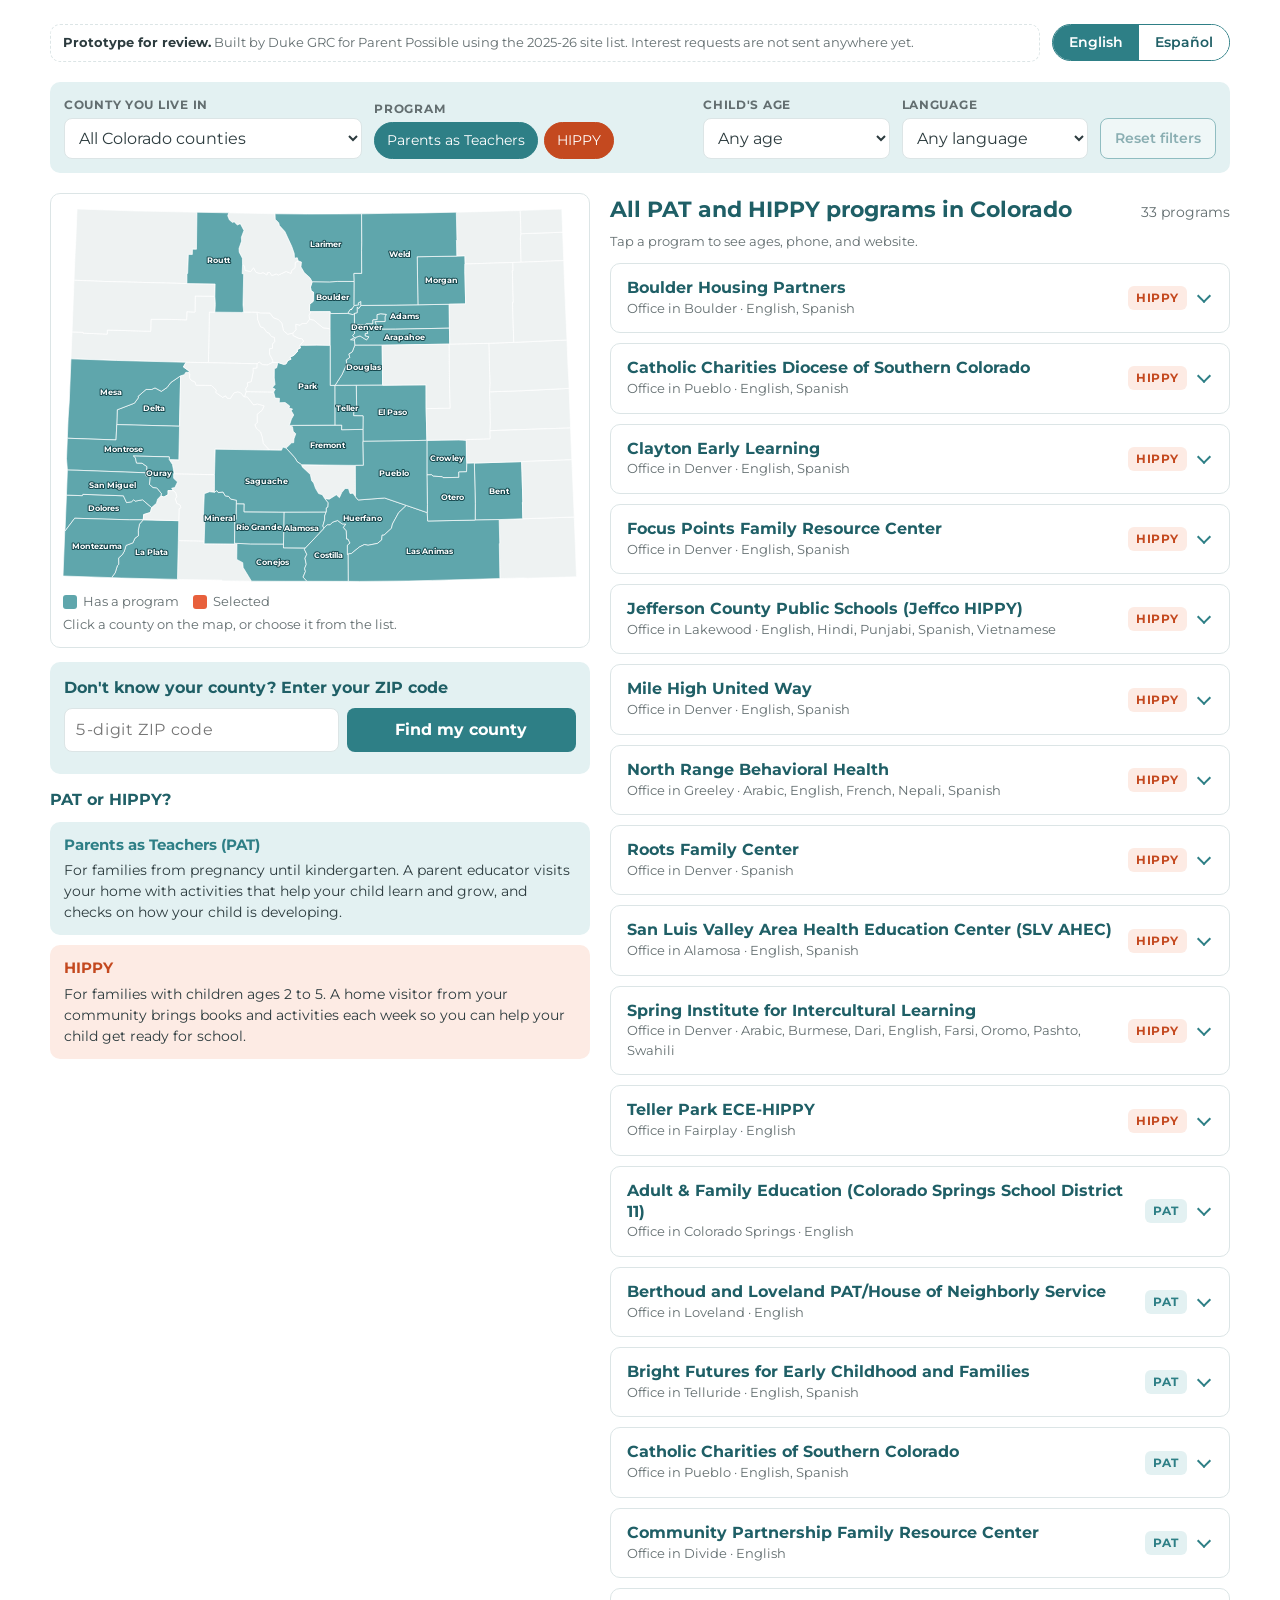
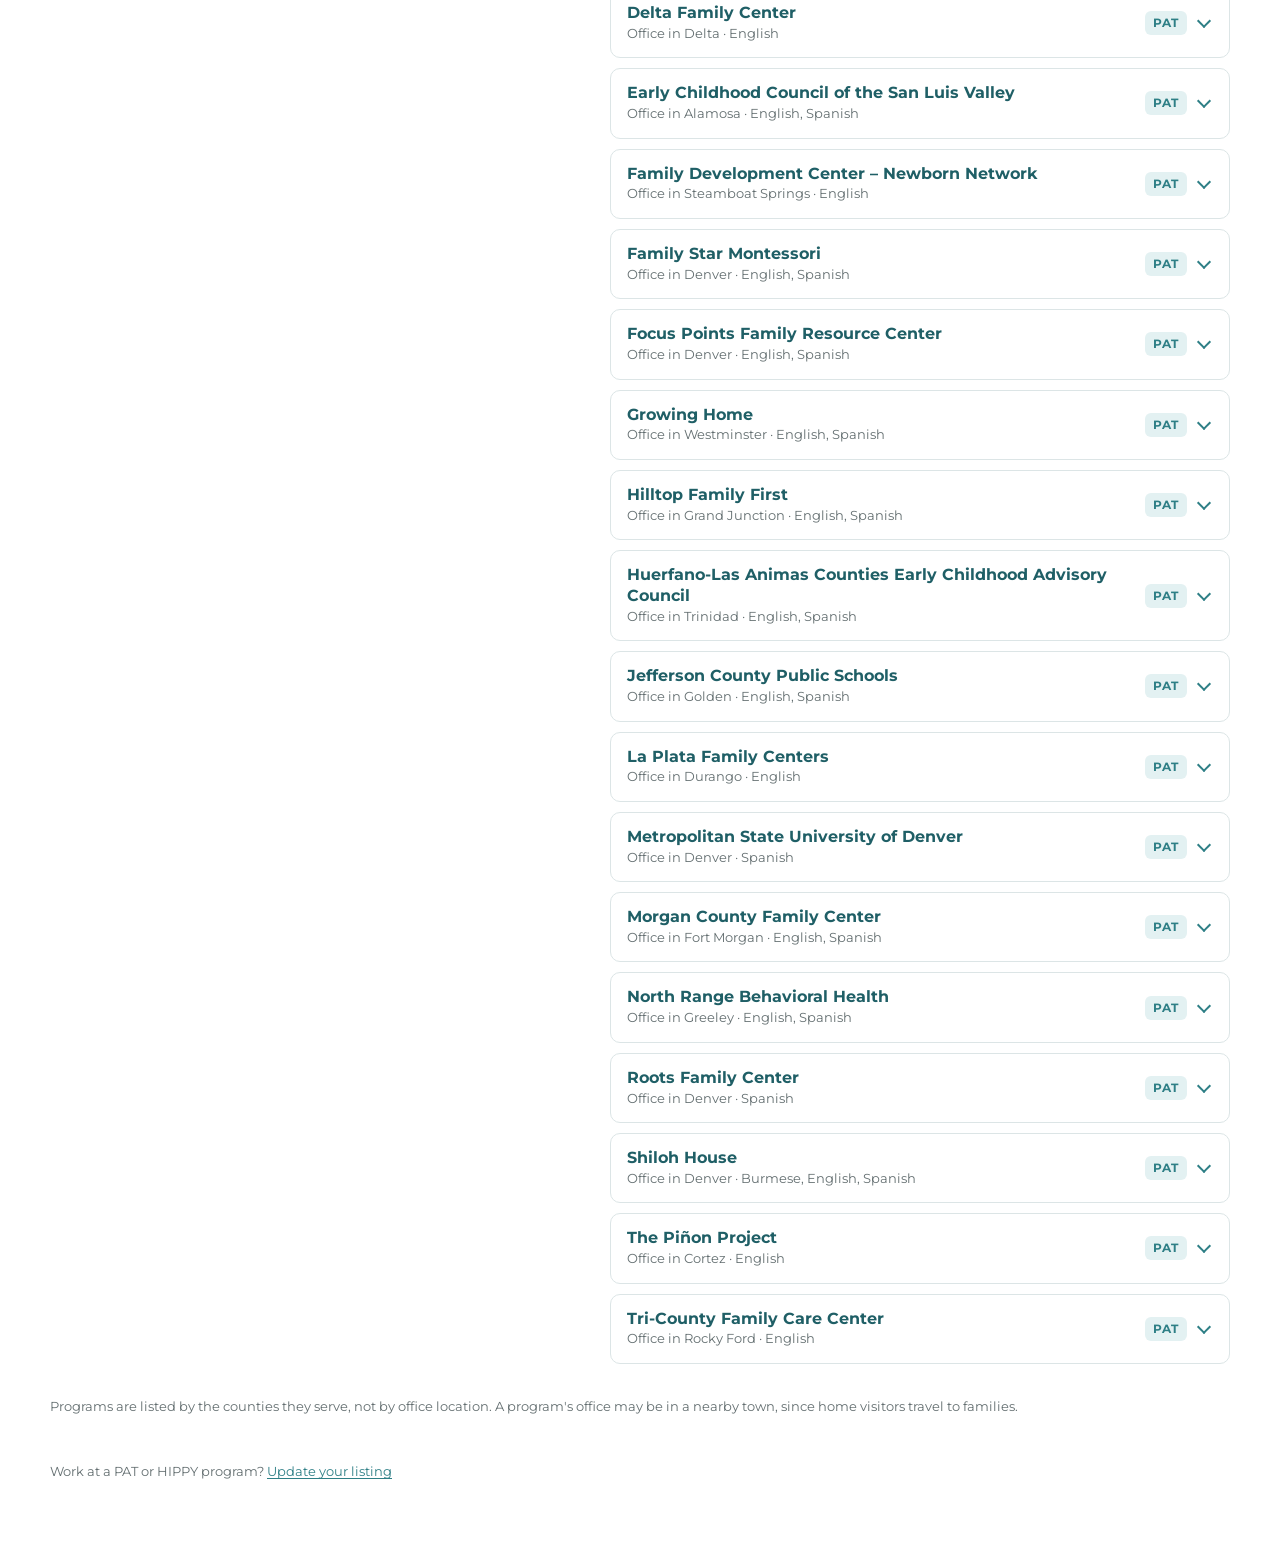
<file: index.html>
<!doctype html>
<html lang="en">
<head>
<meta charset="utf-8">
<meta name="viewport" content="width=device-width, initial-scale=1">
</head>
<body>
<title>Parent Possible Program Finder</title>
<meta name="claude:viewport-fit-sides" content="cover">
<link rel="preconnect" href="https://fonts.googleapis.com">
<link rel="preconnect" href="https://fonts.gstatic.com" crossorigin>
<link rel="stylesheet" href="https://fonts.googleapis.com/css2?family=Montserrat:wght@400;500;600;700;800&display=swap">
<style>
/* Layout: language toggle and filter bar, then county map + result list side by side, stacking on phones. Built to sit inside a WordPress iframe. */
:root{
  /* Parent Possible palette: white page, teal and coral-orange, warm gray text */
  --bg:#ffffff; --surface:#ffffff; --field:#f6f9f9; --ink:#2c3b3e; --muted:#636e70; --line:#dce5e6;
  --accent:#e8603c; --accent-hover:#d24f2c; --accent-ink:#ffffff; --accent-light:#ffb497;
  --teal:#2e7f86; --teal-dark:#1f5f66; --teal-deep:#174a50; --teal-soft:#e3f1f2;
  --pat:#2e7f86; --pat-soft:#e3f1f2; --hippy:#c4491f; --hippy-soft:#fdebe4;
  --map-empty:#eef2f2; --map-cover:#5fa6ac; --map-sel:#e8603c; --map-stroke:#ffffff;
  --warn-soft:#fdf1ec; --focus:#2e7f86;
  --ok:#256b43; --ok-soft:#e2f3e8; --wait:#7d5200; --wait-soft:#fcefcf; --shut:#8c342a; --shut-soft:#f8e5e2; --unk:#566163; --unk-soft:#edf1f1;
  --f-display:"Montserrat", "Avenir Next", "Segoe UI", sans-serif;
  --f-body:"Montserrat", "Avenir Next", "Segoe UI", sans-serif;
  --r:10px;
  color-scheme:light;
}
*{box-sizing:border-box}
[hidden]{display:none!important}
body{background:var(--bg);color:var(--ink);font-family:var(--f-body);font-size:16px;line-height:1.5}
.gutter{padding-left:max(16px,env(safe-area-inset-left,0px));padding-right:max(16px,env(safe-area-inset-right,0px))}
.inner{max-width:1180px;margin:0 auto}
.topline{display:flex;justify-content:space-between;align-items:center;gap:12px;flex-wrap:wrap}
.topline .proto{flex:1 1 320px}
.langs{display:inline-flex;border:1.5px solid var(--teal);border-radius:999px;overflow:hidden;margin-left:auto}
.langs button{font:inherit;font-size:14px;font-weight:600;border:0;background:var(--surface);color:var(--teal-dark);padding:7px 16px;cursor:pointer}
.langs button[aria-pressed="true"]{background:var(--teal);color:#ffffff}
.wrap{padding-block:16px 48px;display:grid;gap:20px}
.proto{font-size:13px;color:var(--muted);border:1px dashed var(--line);border-radius:var(--r);padding:8px 12px}
.proto b{color:var(--ink)}
.bar{display:grid;grid-template-columns:1.6fr 1.7fr 1fr 1fr auto;gap:12px;align-items:end;background:var(--teal-soft);border-radius:var(--r);padding:14px}
.field{display:grid;gap:4px;min-width:0}
.field label,.lbl{font-size:12px;font-weight:700;text-transform:uppercase;letter-spacing:.06em;color:var(--muted)}
select,input,textarea{font:inherit;color:var(--ink);background:var(--field);border:1px solid var(--line);border-radius:8px;padding:9px 10px;width:100%;min-width:0}
textarea{resize:vertical;min-height:70px}
:focus-visible{outline:3px solid var(--focus);outline-offset:2px}
.chips{display:flex;gap:6px;flex-wrap:wrap}
.bar select{background:var(--surface)}
a{color:var(--teal);text-decoration-thickness:1px;text-underline-offset:2px}
a:hover{color:var(--accent)}
.chip{font:inherit;font-size:14px;border:1.5px solid var(--line);background:var(--surface);color:var(--ink);border-radius:999px;padding:7px 12px;cursor:pointer}
.chip[aria-pressed="true"].pat{background:var(--pat);border-color:var(--pat);color:var(--surface)}
.chip[aria-pressed="true"].hippy{background:var(--hippy);border-color:var(--hippy);color:var(--surface)}
.reset{font:inherit;font-size:14px;font-weight:600;display:inline-flex;align-items:center;gap:6px;border:1.5px solid var(--teal);background:var(--surface);color:var(--teal-dark);border-radius:8px;padding:9px 14px;cursor:pointer;white-space:nowrap}
.reset:hover{background:var(--teal);color:var(--surface)}
.reset:disabled{opacity:.45;cursor:default;background:var(--surface);color:var(--teal-dark)}
.main{display:grid;grid-template-columns:minmax(0,1fr) minmax(0,1.15fr);gap:20px;align-items:start}
.side{display:grid;gap:14px;position:sticky;top:12px}
.mapbox{background:var(--surface);border:1px solid var(--line);border-radius:var(--r);padding:12px;position:relative}
.mapbox svg{width:100%;height:auto;display:block}
.mapbox path{fill:var(--map-empty);stroke:var(--map-stroke);stroke-width:1;transition:fill .15s}
.mapbox path.on{fill:var(--map-cover);cursor:pointer}
.mapbox path.on:hover{fill:var(--teal-dark)}
.mapbox path.sel,.mapbox path.sel:hover{fill:var(--map-sel)}
.mapbox text{font-family:var(--f-body);font-size:12.5px;font-weight:700;fill:#ffffff;pointer-events:none;text-anchor:middle;paint-order:stroke;stroke:var(--teal-deep);stroke-width:3px;stroke-linejoin:round}
.maptip{position:absolute;pointer-events:none;background:var(--ink);color:#ffffff;border-radius:8px;padding:6px 10px;font-size:13px;line-height:1.35;white-space:nowrap;transform:translate(-50%,calc(-100% - 12px));box-shadow:0 4px 14px rgba(20,40,40,.18)}
.maptip b{display:block;font-weight:700}
.maptip span{color:#cfe3e5}
.legend{display:flex;gap:14px;flex-wrap:wrap;font-size:13px;color:var(--muted);margin-top:8px}
.legend span{display:inline-flex;align-items:center;gap:6px}
.sw{width:14px;height:14px;border-radius:3px;display:inline-block}
.tip{font-size:13px;color:var(--muted);margin:4px 0 0}
.zipbox{background:var(--teal-soft);border-radius:var(--r);padding:14px;display:grid;gap:8px}
.zipbox h2{font-size:16px;font-weight:700;margin:0;color:var(--teal-dark)}
.ziprow{display:flex;gap:8px;flex-wrap:wrap}
.ziprow input{background:var(--surface);flex:1 1 210px;min-width:0;font-variant-numeric:tabular-nums;letter-spacing:.04em}
.ziprow .btn{flex:1 0 auto;background:var(--teal);color:#ffffff}
.ziprow .btn:hover{background:var(--teal-dark)}
.zipmsg{margin:0;font-size:14px}
.zipmsg.bad{color:#b3261e}
.explain{display:grid;gap:10px}
.explain h2{font-size:16px;font-weight:700;margin:0;color:var(--teal-dark)}
.prog{border-radius:var(--r);padding:12px 14px;display:grid;gap:4px}
.prog.PAT{background:var(--pat-soft)}
.prog.HIPPY{background:var(--hippy-soft)}
.prog h3{margin:0;font-size:15px;font-weight:700}
.prog.PAT h3{color:var(--pat)}
.prog.HIPPY h3{color:var(--hippy)}
.prog p{margin:0;font-size:14px}
.results{display:grid;gap:10px;min-width:0}
.rhead{display:flex;justify-content:space-between;align-items:baseline;gap:8px;flex-wrap:wrap}
.rhead h2{font-family:var(--f-display);font-weight:700;font-size:22px;margin:0;color:var(--teal-dark)}
.rhead .count{color:var(--muted);font-size:14px}
.hint{font-size:13px;color:var(--muted);margin:-4px 0 2px}
.card{background:var(--surface);border:1px solid var(--line);border-radius:var(--r);padding:16px;display:grid;gap:10px;min-width:0}
.card .top{display:flex;gap:10px;align-items:flex-start;justify-content:space-between}
.card h3{margin:0;font-size:18px;line-height:1.3;font-weight:700;color:var(--teal-dark)}
.card .where{color:var(--muted);font-size:14px;margin:2px 0 0}
details.card{padding:0;gap:0}
details.card>summary{list-style:none;cursor:pointer;padding:14px 16px;display:flex;gap:12px;align-items:center;border-radius:var(--r)}
details.card>summary::-webkit-details-marker{display:none}
details.card>summary:hover{background:var(--field)}
details.card[open]>summary{border-bottom:1px solid var(--line);border-radius:var(--r) var(--r) 0 0}
details.card .sumtext{flex:1;min-width:0}
details.card h3{font-size:16px}
details.card .where{font-size:13px;margin:0}
.chev{flex:none;width:10px;height:10px;border-right:2px solid var(--teal);border-bottom:2px solid var(--teal);transform:rotate(45deg);margin:0 4px 4px 0;transition:transform .15s}
details[open] .chev{transform:rotate(-135deg);margin:4px 4px 0 0}
details.card .body{padding:14px 16px 16px;display:grid;gap:10px}
.badge{flex:none;font-size:12px;font-weight:700;letter-spacing:.05em;border-radius:6px;padding:3px 8px}
.badge.PAT{background:var(--pat-soft);color:var(--pat)}
.badge.HIPPY{background:var(--hippy-soft);color:var(--hippy)}
.facts{display:grid;grid-template-columns:auto 1fr;gap:6px 14px;font-size:14px;margin:0}
.facts dt{color:var(--muted)}
.facts dd{margin:0;min-width:0;overflow-wrap:anywhere}
.ages{display:grid;grid-template-columns:repeat(7,1fr);gap:3px;max-width:340px}
.ages i{display:block;height:8px;border-radius:2px;background:var(--line)}
.ages i.on{background:var(--teal)}
.ages i.hit{background:var(--accent)}
.agecap{display:grid;grid-template-columns:repeat(7,1fr);gap:3px;max-width:340px;font-size:10px;color:var(--muted);text-align:center;font-style:normal}
.actions{display:flex;gap:10px;flex-wrap:wrap;align-items:center}
.btn{font:inherit;font-weight:700;border:0;border-radius:8px;padding:10px 16px;cursor:pointer;background:var(--accent);color:var(--accent-ink)}
.btn.ghost{background:transparent;color:var(--ink);border:1.5px solid var(--line);font-weight:400}
.btn:hover{background:var(--accent-hover)}
.btn.ghost:hover{background:var(--field)}
.note{font-size:13px;color:var(--muted)}
.empty{background:var(--warn-soft);border-radius:var(--r);padding:16px;display:grid;gap:8px}
.empty h3{margin:0;font-size:18px}
.empty p{margin:0}
dialog{border:0;border-radius:14px;padding:0;max-width:560px;width:calc(100% - 32px);background:var(--surface);color:var(--ink);max-height:calc(100% - 32px)}
dialog::backdrop{background:rgba(10,20,20,.5)}
.dlg{padding:20px;display:grid;gap:14px}
.dlg h2{font-family:var(--f-display);font-weight:700;color:var(--teal-dark);font-size:22px;margin:0}
.dlg .row{display:grid;grid-template-columns:1fr 1fr;gap:12px}
.dlg fieldset{border:0;padding:0;margin:0;display:grid;gap:6px}
.radios{display:flex;gap:14px;flex-wrap:wrap}
.radios label,.check{display:flex;gap:6px;align-items:center;font-size:15px;text-transform:none;letter-spacing:0;color:var(--ink);font-weight:400}
.radios input,.check input{width:auto}
.privacy{font-size:13px;background:var(--teal-soft);border-radius:8px;padding:10px 12px;color:var(--muted)}
.privacy b{color:var(--ink)}
.preview{background:var(--field);border:1px solid var(--line);border-radius:8px;padding:12px;font-size:14px;white-space:pre-wrap;overflow-wrap:anywhere;max-height:300px;overflow:auto}
.err{color:#b3261e;font-size:13px}
/* Enrollment status. Shown only once at least one site has confirmed whether it is taking new families. */
.st{display:inline-flex;align-items:center;gap:6px;font-size:13px;font-weight:600;border-radius:999px;padding:2px 10px}
.st::before{content:"";width:8px;height:8px;border-radius:50%;background:currentColor;flex:none}
.st.enrolling{background:var(--ok-soft);color:var(--ok)}
.st.waitlist{background:var(--wait-soft);color:var(--wait)}
.st.closed{background:var(--shut-soft);color:var(--shut)}
.st.unknown{background:var(--unk-soft);color:var(--unk)}
.st.unknown::before{background:transparent;border:1.5px solid currentColor}
.st.mixed{background:var(--teal-soft);color:var(--teal-deep)}
.open{margin:6px 0 0}
.percounty{display:flex;gap:8px;align-items:center;justify-content:space-between;max-width:340px;padding:2px 0}
.hidefull{font-size:14px!important;cursor:pointer}
.preview-note{font-size:14px;background:var(--wait-soft);color:var(--wait);border-radius:var(--r);padding:10px 12px}
.foot{font-size:13px;color:var(--muted)}
@media (max-width:980px){.bar{grid-template-columns:1fr 1fr}.bar .resetwrap{grid-column:1/-1}}
@media (max-width:860px){.main{grid-template-columns:1fr}.side{display:contents}.mapbox{order:1}.zipbox{order:2}.results{order:3}.explain{order:4}}
@media (max-width:480px){.bar{grid-template-columns:1fr}.dlg .row{grid-template-columns:1fr}}
@media (hover:none){.maptip{display:none}}
@media (prefers-reduced-motion:reduce){*{transition:none!important}}
</style>


<div class="wrap gutter">
 <div class="inner" style="display:grid;gap:20px">
  <div class="topline">
    <div class="proto" data-t="proto" data-html><b>Prototype for review.</b> Built by Duke GRC for Parent Possible using the 2025-26 site list. Interest requests are not sent anywhere yet.</div>
    <div class="langs" role="group" aria-label="Language / Idioma">
      <button type="button" id="lnEn" data-ln="en" lang="en" aria-pressed="true">English</button>
      <button type="button" id="lnEs" data-ln="es" lang="es" aria-pressed="false">Español</button>
    </div>
  </div>

  <div class="bar" role="search">
    <div class="field">
      <label for="county" data-t="countyLbl">County you live in</label>
      <select id="county"></select>
    </div>
    <div class="field">
      <span class="lbl" id="proglbl" data-t="progLbl">Program</span>
      <div class="chips" role="group" aria-labelledby="proglbl">
        <button class="chip pat" id="fPAT" aria-pressed="true" data-prog="PAT" data-t="patName">Parents as Teachers</button>
        <button class="chip hippy" id="fHIPPY" aria-pressed="true" data-prog="HIPPY">HIPPY</button>
      </div>
    </div>
    <div class="field">
      <label for="age" data-t="ageLbl">Child's age</label>
      <select id="age"></select>
    </div>
    <div class="field">
      <label for="lang" data-t="langLbl">Language</label>
      <select id="lang"></select>
    </div>
    <div class="resetwrap"><button type="button" class="reset" id="reset" data-t="reset">Reset filters</button></div>
  </div>

  <div class="main">
    <div class="side">
      <div class="mapbox" id="mapbox">
        <svg id="map" viewBox="0 0 760 560" role="img"></svg>
        <div class="maptip" id="maptip" hidden></div>
        <div class="legend">
          <span><i class="sw" style="background:var(--map-cover)"></i><span data-t="legHas">Has a program</span></span>
          <span><i class="sw" style="background:var(--map-sel)"></i><span data-t="legSel">Selected</span></span>
        </div>
        <p class="tip" data-t="tip">Click a county on the map, or choose it from the list.</p>
      </div>
      <form class="zipbox" id="zipForm" novalidate>
        <h2><label for="zip" data-t="zipH">Don't know your county? Enter your ZIP code</label></h2>
        <div class="ziprow">
          <input id="zip" inputmode="numeric" autocomplete="postal-code" maxlength="5">
          <button class="btn" type="submit" data-t="zipGo">Find my county</button>
        </div>
        <div id="zipOut" aria-live="polite"></div>
      </form>
      <section class="explain" aria-labelledby="exH">
        <h2 id="exH" data-t="exH">PAT or HIPPY?</h2>
        <div class="prog PAT"><h3 data-t="exPatH">Parents as Teachers (PAT)</h3><p data-t="exPat">For families from pregnancy until kindergarten. A parent educator visits your home with activities that help your child learn and grow, and checks on how your child is developing.</p></div>
        <div class="prog HIPPY"><h3>HIPPY</h3><p data-t="exHippy">For families with children ages 2 to 5. A home visitor from your community brings books and activities each week so you can help your child get ready for school.</p></div>
      </section>
    </div>
    <section class="results" id="results" aria-live="polite"></section>
  </div>

  <p class="foot" data-t="foot">Programs are listed by the counties they serve, not by office location. A program's office may be in a nearby town, since home visitors travel to families.</p>
  <p class="foot"><span data-t="staffQ">Work at a PAT or HIPPY program?</span> <a href="update.html" data-t="staffA">Update your listing</a></p>
 </div>
</div>

<dialog id="dlg">
  <form class="dlg" id="form" novalidate>
    <div>
      <h2 id="dlgTitle"></h2>
      <p class="note" id="dlgSub" style="margin:4px 0 0"></p>
    </div>
    <div class="privacy" id="dlgEnroll" hidden></div>
    <fieldset>
      <span class="lbl" data-t="fWho">Who is filling this out?</span>
      <div class="radios">
        <label><input type="radio" name="who" id="whoParent" value="parent" checked> <span data-t="fParent">A parent or caregiver</span></label>
        <label><input type="radio" name="who" id="whoWorker" value="worker"> <span data-t="fWorker">A caseworker or provider referring a family</span></label>
      </div>
    </fieldset>
    <div class="row" id="workerRow" hidden>
      <div class="field"><label for="wName" data-t="fWName">Your name</label><input id="wName" autocomplete="name"></div>
      <div class="field"><label for="wOrg" data-t="fWOrg">Your organization</label><input id="wOrg" autocomplete="organization"></div>
    </div>
    <div class="row">
      <div class="field"><label for="pName" id="pNameLbl"></label><input id="pName" autocomplete="given-name" required></div>
      <div class="field"><label for="pLang" data-t="fLang">Language you'd like to use</label><select id="pLang"></select></div>
    </div>
    <fieldset>
      <span class="lbl" id="reachLbl"></span>
      <div class="radios">
        <label><input type="radio" name="how" id="howCall" value="Phone call" checked> <span data-t="howCall">Phone call</span></label>
        <label><input type="radio" name="how" id="howText" value="Text message"> <span data-t="howText">Text</span></label>
        <label><input type="radio" name="how" id="howEmail" value="Email"> <span data-t="howEmail">Email</span></label>
      </div>
    </fieldset>
    <div class="row">
      <div class="field"><label for="pPhone" data-t="phone">Phone</label><input id="pPhone" type="tel" autocomplete="tel"></div>
      <div class="field"><label for="pEmail" data-t="email">Email</label><input id="pEmail" type="email" autocomplete="email"></div>
    </div>
    <div class="row">
      <div class="field"><label for="pKids" data-t="fKids">Child's age (or due date)</label><input id="pKids"></div>
      <div class="field"><label for="pTime" data-t="fTime">Best time to reach</label><select id="pTime"></select></div>
    </div>
    <div class="field"><label for="pNote" data-t="fNote">Anything you'd like them to know? (optional)</label><textarea id="pNote"></textarea></div>
    <div class="privacy" data-t="privacy" data-html></div>
    <label class="check"><input type="checkbox" id="consent"> <span id="consentLbl"></span></label>
    <p class="err" id="err" hidden></p>
    <div class="actions">
      <button class="btn" type="submit" data-t="send">Send my request</button>
      <button class="btn ghost" type="button" id="cancel" data-t="cancel">Cancel</button>
    </div>
  </form>
  <div class="dlg" id="done" hidden>
    <h2 data-t="doneH">Request ready</h2>
    <p style="margin:0" id="doneMsg"></p>
    <span class="lbl" data-t="previewLbl">Prototype: this is the email that would be sent</span>
    <div class="preview" id="preview"></div>
    <div class="actions"><button class="btn" type="button" id="close" data-t="close">Close</button></div>
  </div>
</dialog>

<script>
// Shared by the finder, the site update form, and the staff screen. scripts/build.py pastes this file into each page.
const PP={
  // How long an enrollment answer counts before the finder stops showing it, and how often the rest of a
  // listing should be re-checked. Both are starting proposals for Parent Possible to set.
  STALE_DAYS:45,
  DETAILS_STALE_DAYS:180,
  DUE_SOON_DAYS:10,
  DRAFT_KEY:'ppFinderDraft', REQ_KEY:'ppFinderRequests',
  INBOX:'[Parent Possible intake inbox]',
  AGES:['Prenatal','Birth to 1','1 to 2','2 to 3','3 to 4','4 to 5','5 and older'],
  STATUSES:['enrolling','waitlist','closed'],
  STATUS_LABEL:{enrolling:'Taking new families',waitlist:'Waitlist',closed:'Not taking new families',unknown:'Not confirmed'},
  // Details that belong to the whole organization, so one edit changes the listing in every county it serves.
  FIELDS:{name:'Program name',contactName:'Referral contact',email:'Referral email',phone:'Phone',website:'Website',
    address:'Office address',city:'Office city',zip:'Office ZIP',languages:'Languages',ages:'Ages served',counties:'Counties served'},

  iso(d){return d.getFullYear()+'-'+String(d.getMonth()+1).padStart(2,'0')+'-'+String(d.getDate()).padStart(2,'0')},
  today(){return PP.iso(new Date())},
  daysAgo(n){const d=new Date();d.setDate(d.getDate()-n);return PP.iso(d)},
  parse(iso){const m=/^(\d{4})-(\d{2})-(\d{2})/.exec(iso||'');return m?new Date(+m[1],+m[2]-1,+m[3]):null},
  daysSince(iso){const d=PP.parse(iso);if(!d)return Infinity;const n=new Date();n.setHours(0,0,0,0);return Math.round((n-d)/864e5)},
  fmtDate(iso,locale){const d=PP.parse(iso);return d?d.toLocaleDateString(locale||'en-US',{month:'short',day:'numeric',year:'numeric'}):''},

  // Enrollment for one site in one county. Enrollment is stored per county because a site can be open in one
  // county and full in the next. An answer that is missing or too old comes back as 'unknown', never as 'closed'.
  status(site,county){
    const e=(site.enrollment||{})[county];
    if(!e||!PP.STATUSES.includes(e.status))return {status:'unknown',confirmed:''};
    if(PP.daysSince(e.confirmed)>PP.STALE_DAYS)return {status:'unknown',confirmed:e.confirmed,was:e.status};
    return {status:e.status,confirmed:e.confirmed};
  },
  // Where an "I'm interested" request should go. Empty means it goes to Parent Possible to forward.
  referralEmail(site){return site.emailBounced?'':(site.email||'')},

  read(key,fallback){try{const v=JSON.parse(localStorage.getItem(key));return v==null?fallback:v}catch(e){return fallback}},
  write(key,v){try{if(v==null)localStorage.removeItem(key);else localStorage.setItem(key,JSON.stringify(v));return true}catch(e){return false}},
  copy(o){return JSON.parse(JSON.stringify(o))},
  same(a,b){return JSON.stringify(a)===JSON.stringify(b)},
  slug(t){return t.normalize('NFKD').replace(/[̀-ͯ]/g,'').toLowerCase().replace(/[^a-z0-9]+/g,'-').replace(/^-|-$/g,'')},
  esc(s){return String(s).replace(/[&<>"]/g,c=>({'&':'&amp;','<':'&lt;','>':'&gt;','"':'&quot;'}[c]))},
  // Same order as scripts/clean.py: by program, then by name.
  sortSites(list){const cmp=(x,y)=>x<y?-1:x>y?1:0;list.sort((a,b)=>cmp(a.program,b.program)||cmp(a.name,b.name));list.forEach((s,i)=>{s.id=i});return list},
  toast(msg){
    const el=document.createElement('div');el.className='toast';el.setAttribute('role','status');el.textContent=msg;
    document.body.append(el);setTimeout(()=>el.remove(),2400);
  },

  // What differs between two versions of a listing, as a list of single changes.
  diff(a,b){
    const out=[];
    Object.keys(PP.FIELDS).forEach(f=>{
      const blank=Array.isArray(a[f])||Array.isArray(b[f])?[]:'';
      const x=a[f]==null?blank:a[f],y=b[f]==null?blank:b[f];
      if(!PP.same(x,y))out.push({field:f,from:x,to:y});
    });
    (b.counties||[]).forEach(c=>{
      const x=(a.enrollment||{})[c]||{},y=(b.enrollment||{})[c]||{};
      if((x.status||'unknown')!==(y.status||'unknown')||(x.confirmed||'')!==(y.confirmed||''))
        out.push({field:'enrollment',county:c,from:x.status||'unknown',to:y.status||'unknown',confirmed:y.confirmed||''});
    });
    return out;
  },
  // Apply one change to a listing. `date` is the day the site confirmed it.
  apply(site,ch,date){
    if(ch.field==='enrollment'){
      site.enrollment=site.enrollment||{};
      if(ch.to==='unknown')delete site.enrollment[ch.county];
      else site.enrollment[ch.county]={status:ch.to,confirmed:ch.confirmed||date};
      if(!Object.keys(site.enrollment).length)delete site.enrollment;
      return;
    }
    site[ch.field]=PP.copy(ch.to);
    if(ch.field==='email')delete site.emailBounced;
    if(ch.field==='counties'){
      site.counties.sort();
      Object.keys(site.enrollment||{}).forEach(c=>{if(!site.counties.includes(c))delete site.enrollment[c]});
    }
  },
  // Words for a change, for the review step and the staff screen.
  show(v){return Array.isArray(v)?(v.join(', ')||'None listed'):(v||'Blank')},
  label(ch){return ch.field==='enrollment'?'Enrollment':PP.FIELDS[ch.field]},
  scope(ch,site){
    if(ch.field==='enrollment')return ch.county+' County only';
    const n=((site&&site.counties)||[]).length;
    return n>1?'All '+n+' counties':'Whole listing';
  },
  fromTo(ch){
    if(ch.field==='enrollment')return [PP.STATUS_LABEL[ch.from]||ch.from,PP.STATUS_LABEL[ch.to]||ch.to];
    return [PP.show(ch.from),PP.show(ch.to)];
  },

  // Update requests travel as a short code so one can be pasted from an email into the staff screen.
  encode(o){return 'PP-UPDATE:'+btoa(String.fromCharCode(...new TextEncoder().encode(JSON.stringify(o))))+':END'},
  decode(text){
    const m=/PP-UPDATE:([A-Za-z0-9+\/=\s]+?):END/.exec(text||'');if(!m)return null;
    try{return JSON.parse(new TextDecoder().decode(Uint8Array.from(atob(m[1].replace(/\s+/g,'')),c=>c.charCodeAt(0))))}catch(e){return null}
  },
  async clip(text){
    try{await navigator.clipboard.writeText(text);return true}catch(e){}
    const ta=document.createElement('textarea');ta.value=text;ta.style.cssText='position:fixed;opacity:0';document.body.append(ta);ta.select();
    let ok=false;try{ok=document.execCommand('copy')}catch(e){}
    ta.remove();return ok;
  },
};

// One change as a row: what changed, how far it reaches, and before and after. Used on the update form and the staff screen.
PP.changeRow=function(ch,site,lead){
  const e=PP.esc,[from,to]=PP.fromTo(ch),enr=ch.field==='enrollment';
  let ft;
  if(enr){
    const pill=`<span class="st ${e(ch.to)}">${e(to)}</span>`;
    ft=ch.from===ch.to?`${pill} <span class="note">No change, confirmed again</span>`:`<span class="from">${e(from)}</span><span class="arrow">→</span>${pill}`;
  }else if(Array.isArray(ch.to)){
    const add=ch.to.filter(x=>!(ch.from||[]).includes(x)),drop=(ch.from||[]).filter(x=>!ch.to.includes(x));
    ft=`<span class="to">${e(to)}</span> <span class="note">${e([add.length?'Adds '+add.join(', '):'',drop.length?'Removes '+drop.join(', '):''].filter(Boolean).join('. '))}</span>`;
  }else if(!ch.from)ft=`<span class="note">Add</span> <span class="to">${e(to)}</span>`;
  else if(!ch.to)ft=`<span class="note">Remove</span> <span class="from">${e(from)}</span>`;
  else ft=`<span class="from">${e(from)}</span><span class="arrow">→</span><span class="to">${e(to)}</span>`;
  return `<div class="chg"><span class="what">${lead||''}${e(PP.label(ch))}${enr?' in '+e(ch.county)+' County':''}</span><span class="where${enr?' one':''}">${e(PP.scope(ch,site))}</span><span class="ft">${ft}</span></div>`;
};


// Staff can open the finder with ?preview=1 to see their unpublished edits (saved in their own browser by admin.html).
const PREVIEW=new URLSearchParams(location.search).get('preview')==='1'?PP.read(PP.DRAFT_KEY,null):null;
const SITES=PREVIEW&&Array.isArray(PREVIEW.sites)?PP.sortSites(PREVIEW.sites):[
 {
  "program": "HIPPY",
  "name": "Boulder Housing Partners",
  "address": "Diagonal Court 3265 30th Street",
  "city": "Boulder",
  "zip": "80304",
  "phone": "720-564-4615",
  "website": "https://www.boulderhousing.org",
  "email": "perezc@boulderhousing.org",
  "ages": [
   "2 to 3",
   "3 to 4"
  ],
  "languages": [
   "English",
   "Spanish"
  ],
  "counties": [
   "Boulder"
  ],
  "id": 0,
  "key": "hippy-boulder-housing-partners"
 },
 {
  "program": "HIPPY",
  "name": "Catholic Charities Diocese of Southern Colorado",
  "address": "429 W 10th St",
  "city": "Pueblo",
  "zip": "81003",
  "phone": "(719) 586-8605",
  "website": "https://www.pueblocharities.org",
  "email": "fstuart@ccsoco.org",
  "ages": [
   "3 to 4",
   "4 to 5"
  ],
  "languages": [
   "English",
   "Spanish"
  ],
  "counties": [
   "Bent",
   "Crowley",
   "Huerfano",
   "Las Animas",
   "Otero",
   "Pueblo"
  ],
  "id": 1,
  "key": "hippy-catholic-charities-diocese-of-southern-colorado"
 },
 {
  "program": "HIPPY",
  "name": "Clayton Early Learning",
  "address": "3751 Martin Luther King Blvd",
  "city": "Denver",
  "zip": "80205",
  "phone": "(303) 393-5632",
  "website": "https://www.claytonearlylearning.org",
  "email": "gteran@claytonearlylearning.org",
  "ages": [
   "3 to 4",
   "4 to 5"
  ],
  "languages": [
   "English",
   "Spanish"
  ],
  "counties": [
   "Denver"
  ],
  "id": 2,
  "key": "hippy-clayton-early-learning"
 },
 {
  "program": "HIPPY",
  "name": "Focus Points Family Resource Center",
  "address": "2501 E 48th Ave.",
  "city": "Denver",
  "zip": "80216",
  "phone": "(303) 292-0770",
  "website": "https://www.focuspoints.org",
  "email": "Glenda@focuspoints.org",
  "ages": [
   "3 to 4",
   "4 to 5"
  ],
  "languages": [
   "English",
   "Spanish"
  ],
  "counties": [
   "Adams",
   "Denver"
  ],
  "id": 3,
  "key": "hippy-focus-points-family-resource-center"
 },
 {
  "program": "HIPPY",
  "name": "Jefferson County Public Schools (Jeffco HIPPY)",
  "address": "5280 W. Ohio Ave",
  "city": "Lakewood",
  "zip": "80226",
  "phone": "(303) 982-3174",
  "website": "https://sites.google.com/a/jeffcoschools.us/hippy/",
  "email": "Katherine.Harrison@jeffco.k12.co.us",
  "ages": [
   "2 to 3",
   "3 to 4",
   "4 to 5"
  ],
  "languages": [
   "English",
   "Hindi",
   "Punjabi",
   "Spanish",
   "Vietnamese"
  ],
  "counties": [
   "Jefferson"
  ],
  "id": 4,
  "key": "hippy-jefferson-county-public-schools-jeffco-hippy"
 },
 {
  "program": "HIPPY",
  "name": "Mile High United Way",
  "address": "711 Park Avenue West",
  "city": "Denver",
  "zip": "80205",
  "phone": "(303) 561-2168",
  "website": "https://UnitedWayDenver.org",
  "email": "gloria.fuentes@unitedwaydenver.org",
  "ages": [
   "2 to 3",
   "3 to 4",
   "4 to 5",
   "5 and older"
  ],
  "languages": [
   "English",
   "Spanish"
  ],
  "counties": [
   "Arapahoe"
  ],
  "id": 5,
  "key": "hippy-mile-high-united-way"
 },
 {
  "program": "HIPPY",
  "name": "North Range Behavioral Health",
  "address": "2350 West 3rd Street Road",
  "city": "Greeley",
  "zip": "80631",
  "phone": "",
  "website": "https://www.NorthRange.org",
  "email": "juanita.puga@northrange.org",
  "ages": [
   "2 to 3",
   "3 to 4",
   "4 to 5",
   "5 and older"
  ],
  "languages": [
   "Arabic",
   "English",
   "French",
   "Nepali",
   "Spanish"
  ],
  "counties": [
   "Larimer",
   "Weld"
  ],
  "id": 6,
  "key": "hippy-north-range-behavioral-health"
 },
 {
  "program": "HIPPY",
  "name": "Roots Family Center",
  "address": "4200 Morrison Rd.",
  "city": "Denver",
  "zip": "80219",
  "phone": "(720) 216-1133",
  "website": "https://www.rootsfamilycenter.org/",
  "email": "josety@rootsfamilycenter.org",
  "ages": [
   "2 to 3",
   "3 to 4",
   "4 to 5",
   "5 and older"
  ],
  "languages": [
   "Spanish"
  ],
  "counties": [
   "Denver"
  ],
  "id": 7,
  "key": "hippy-roots-family-center"
 },
 {
  "program": "HIPPY",
  "name": "San Luis Valley Area Health Education Center (SLV AHEC)",
  "address": "300 Ross Ave",
  "city": "Alamosa",
  "zip": "81101",
  "phone": "(719) 589-4977 x 20 or (719) 298-2276",
  "website": "https://www.slvahec.org",
  "email": "beverly@slvahec.org",
  "ages": [
   "2 to 3",
   "3 to 4",
   "4 to 5",
   "5 and older"
  ],
  "languages": [
   "English",
   "Spanish"
  ],
  "counties": [
   "Alamosa",
   "Conejos",
   "Costilla",
   "Mineral",
   "Rio Grande",
   "Saguache"
  ],
  "id": 8,
  "key": "hippy-san-luis-valley-area-health-education-center-slv-ahec"
 },
 {
  "program": "HIPPY",
  "name": "Spring Institute for Intercultural Learning",
  "address": "1373 Grant St.",
  "city": "Denver",
  "zip": "80203",
  "phone": "(303) 863-0188",
  "website": "https://springinstitute.org/",
  "email": "fzamani@springinstitute.org",
  "ages": [
   "2 to 3",
   "3 to 4",
   "4 to 5"
  ],
  "languages": [
   "Arabic",
   "Burmese",
   "Dari",
   "English",
   "Farsi",
   "Oromo",
   "Pashto",
   "Swahili"
  ],
  "counties": [
   "Arapahoe",
   "Denver"
  ],
  "id": 9,
  "key": "hippy-spring-institute-for-intercultural-learning"
 },
 {
  "program": "HIPPY",
  "name": "Teller Park ECE-HIPPY",
  "address": "639 Hathaway St.",
  "city": "Fairplay",
  "zip": "80440",
  "phone": "(719) 659-33313",
  "website": "https://www.earlyconnections.org",
  "email": "tpecc.hippy@gmail.com",
  "ages": [
   "2 to 3",
   "3 to 4",
   "4 to 5"
  ],
  "languages": [
   "English"
  ],
  "counties": [
   "Park"
  ],
  "id": 10,
  "key": "hippy-teller-park-ece-hippy"
 },
 {
  "program": "PAT",
  "name": "Adult & Family Education (Colorado Springs School District 11)",
  "address": "2115 Afton Way",
  "city": "Colorado Springs",
  "zip": "80909",
  "phone": "(719) 328-3023",
  "website": "",
  "email": "",
  "ages": [
   "Prenatal",
   "Birth to 1",
   "1 to 2",
   "2 to 3",
   "3 to 4",
   "4 to 5",
   "5 and older"
  ],
  "languages": [
   "English"
  ],
  "counties": [
   "El Paso"
  ],
  "id": 11,
  "key": "pat-adult-family-education-colorado-springs-school-district-11"
 },
 {
  "program": "PAT",
  "name": "Berthoud and Loveland PAT/House of Neighborly Service",
  "address": "1511 E 11th St",
  "city": "Loveland",
  "zip": "80537",
  "phone": "(970) 215-0305",
  "website": "https://berthoudpat.weebly.com/",
  "email": "",
  "ages": [
   "Prenatal",
   "Birth to 1",
   "1 to 2",
   "2 to 3",
   "3 to 4",
   "4 to 5",
   "5 and older"
  ],
  "languages": [
   "English"
  ],
  "counties": [
   "Larimer"
  ],
  "id": 12,
  "key": "pat-berthoud-and-loveland-pat-house-of-neighborly-service"
 },
 {
  "program": "PAT",
  "name": "Bright Futures for Early Childhood and Families",
  "address": "657 W. Colorado Ave.",
  "city": "Telluride",
  "zip": "81435",
  "phone": "(877) 728-5613 (toll free)",
  "website": "https://www.brightfuturesforchildren.org",
  "email": "",
  "ages": [
   "Prenatal",
   "Birth to 1",
   "1 to 2",
   "2 to 3",
   "3 to 4",
   "4 to 5",
   "5 and older"
  ],
  "languages": [
   "English",
   "Spanish"
  ],
  "counties": [
   "Montrose",
   "Ouray",
   "San Miguel"
  ],
  "id": 13,
  "key": "pat-bright-futures-for-early-childhood-and-families"
 },
 {
  "program": "PAT",
  "name": "Catholic Charities of Southern Colorado",
  "address": "429 W 10th St.",
  "city": "Pueblo",
  "zip": "81003",
  "phone": "(719) 544-4233",
  "website": "https://www.pueblocharities.org",
  "email": "",
  "ages": [
   "Prenatal",
   "Birth to 1",
   "1 to 2",
   "2 to 3",
   "3 to 4",
   "4 to 5",
   "5 and older"
  ],
  "languages": [
   "English",
   "Spanish"
  ],
  "counties": [
   "Fremont",
   "Pueblo"
  ],
  "id": 14,
  "key": "pat-catholic-charities-of-southern-colorado"
 },
 {
  "program": "PAT",
  "name": "Community Partnership Family Resource Center",
  "address": "11115 U.S. 24",
  "city": "Divide",
  "zip": "80814",
  "phone": "(719) 686-0705",
  "website": "https://www.cpteller.org",
  "email": "",
  "ages": [
   "Prenatal",
   "Birth to 1",
   "1 to 2",
   "2 to 3",
   "3 to 4",
   "4 to 5",
   "5 and older"
  ],
  "languages": [
   "English"
  ],
  "counties": [
   "Teller"
  ],
  "id": 15,
  "key": "pat-community-partnership-family-resource-center"
 },
 {
  "program": "PAT",
  "name": "Delta Family Center",
  "address": "822 Grand Ave.",
  "city": "Delta",
  "zip": "81416",
  "phone": "(970) 874-9517",
  "website": "https://frc.deltaschools.com",
  "email": "",
  "ages": [
   "Prenatal",
   "Birth to 1",
   "1 to 2",
   "2 to 3",
   "3 to 4",
   "4 to 5",
   "5 and older"
  ],
  "languages": [
   "English"
  ],
  "counties": [
   "Delta"
  ],
  "id": 16,
  "key": "pat-delta-family-center"
 },
 {
  "program": "PAT",
  "name": "Early Childhood Council of the San Luis Valley",
  "address": "715 Main Street",
  "city": "Alamosa",
  "zip": "81101",
  "phone": "(719) 937-4010",
  "website": "https://www.eccslv.org",
  "email": "",
  "ages": [
   "Prenatal",
   "Birth to 1",
   "1 to 2",
   "2 to 3",
   "3 to 4",
   "4 to 5",
   "5 and older"
  ],
  "languages": [
   "English",
   "Spanish"
  ],
  "counties": [
   "Alamosa",
   "Costilla",
   "Saguache"
  ],
  "id": 17,
  "key": "pat-early-childhood-council-of-the-san-luis-valley"
 },
 {
  "program": "PAT",
  "name": "Family Development Center – Newborn Network",
  "address": "2875 Village Dr.",
  "city": "Steamboat Springs",
  "zip": "80477",
  "phone": "(970) 879-7330",
  "website": "https://www.familydevelopmentcenter.org",
  "email": "",
  "ages": [
   "Prenatal",
   "Birth to 1",
   "1 to 2",
   "2 to 3",
   "3 to 4"
  ],
  "languages": [
   "English"
  ],
  "counties": [
   "Routt"
  ],
  "id": 18,
  "key": "pat-family-development-center-newborn-network"
 },
 {
  "program": "PAT",
  "name": "Family Star Montessori",
  "address": "2246 Federal Blvd.",
  "city": "Denver",
  "zip": "80211",
  "phone": "(303) 477-7827",
  "website": "https://www.familystar.net",
  "email": "",
  "ages": [
   "Prenatal",
   "Birth to 1",
   "1 to 2",
   "2 to 3",
   "3 to 4"
  ],
  "languages": [
   "English",
   "Spanish"
  ],
  "counties": [
   "Denver"
  ],
  "id": 19,
  "key": "pat-family-star-montessori"
 },
 {
  "program": "PAT",
  "name": "Focus Points Family Resource Center",
  "address": "2501 E 48th Ave.",
  "city": "Denver",
  "zip": "80216",
  "phone": "(303) 292-0770",
  "website": "https://www.focuspoints.org",
  "email": "",
  "ages": [
   "Prenatal",
   "Birth to 1",
   "1 to 2",
   "2 to 3",
   "3 to 4"
  ],
  "languages": [
   "English",
   "Spanish"
  ],
  "counties": [
   "Denver"
  ],
  "id": 20,
  "key": "pat-focus-points-family-resource-center"
 },
 {
  "program": "PAT",
  "name": "Growing Home",
  "address": "3489 W 72nd Ave",
  "city": "Westminster",
  "zip": "80030",
  "phone": "(303) 426-0430",
  "website": "https://www.GrowingHome.org",
  "email": "",
  "ages": [
   "Prenatal",
   "Birth to 1",
   "1 to 2",
   "2 to 3",
   "3 to 4",
   "4 to 5",
   "5 and older"
  ],
  "languages": [
   "English",
   "Spanish"
  ],
  "counties": [
   "Adams",
   "Broomfield"
  ],
  "id": 21,
  "key": "pat-growing-home"
 },
 {
  "program": "PAT",
  "name": "Hilltop Family First",
  "address": "359 Main Street",
  "city": "Grand Junction",
  "zip": "81501",
  "phone": "(970) 244-0460",
  "website": "http://www.htop.org/child/ff",
  "email": "",
  "ages": [
   "Prenatal",
   "Birth to 1",
   "1 to 2",
   "2 to 3",
   "3 to 4",
   "4 to 5",
   "5 and older"
  ],
  "languages": [
   "English",
   "Spanish"
  ],
  "counties": [
   "Mesa",
   "Montrose"
  ],
  "id": 22,
  "key": "pat-hilltop-family-first"
 },
 {
  "program": "PAT",
  "name": "Huerfano-Las Animas Counties Early Childhood Advisory Council",
  "address": "412 Benedicta Avenue",
  "city": "Trinidad",
  "zip": "81082",
  "phone": "(719) 845-0463",
  "website": "https://ecclacolorado.org/counties/huerfano-las-animas-early-childhood-council/",
  "email": "",
  "ages": [
   "Prenatal",
   "Birth to 1",
   "1 to 2",
   "2 to 3",
   "3 to 4",
   "4 to 5",
   "5 and older"
  ],
  "languages": [
   "English",
   "Spanish"
  ],
  "counties": [
   "Huerfano",
   "Las Animas"
  ],
  "id": 23,
  "key": "pat-huerfano-las-animas-counties-early-childhood-advisory-council"
 },
 {
  "program": "PAT",
  "name": "Jefferson County Public Schools",
  "address": "13950 W 20th Avenue",
  "city": "Golden",
  "zip": "80401",
  "phone": "(303) 982-8011",
  "website": "https://www.jeffco.k12.co.us",
  "email": "",
  "ages": [
   "Prenatal",
   "Birth to 1",
   "1 to 2",
   "2 to 3"
  ],
  "languages": [
   "English",
   "Spanish"
  ],
  "counties": [
   "Jefferson"
  ],
  "id": 24,
  "key": "pat-jefferson-county-public-schools"
 },
 {
  "program": "PAT",
  "name": "La Plata Family Centers",
  "address": "129 East 32nd Street",
  "city": "Durango",
  "zip": "81301",
  "phone": "(970) 385-4747",
  "website": "https://www.lpfcc.org",
  "email": "",
  "ages": [
   "Prenatal",
   "Birth to 1",
   "1 to 2",
   "2 to 3",
   "3 to 4",
   "4 to 5",
   "5 and older"
  ],
  "languages": [
   "English"
  ],
  "counties": [
   "La Plata"
  ],
  "id": 25,
  "key": "pat-la-plata-family-centers"
 },
 {
  "program": "PAT",
  "name": "Metropolitan State University of Denver",
  "address": "4440 Navajo Street",
  "city": "Denver",
  "zip": "80211",
  "phone": "(303) 458-8063",
  "website": "https://www.msudenver.edu/flp/",
  "email": "",
  "ages": [
   "Prenatal",
   "Birth to 1",
   "1 to 2",
   "2 to 3",
   "3 to 4",
   "4 to 5",
   "5 and older"
  ],
  "languages": [
   "Spanish"
  ],
  "counties": [
   "Adams",
   "Denver",
   "Jefferson"
  ],
  "id": 26,
  "key": "pat-metropolitan-state-university-of-denver"
 },
 {
  "program": "PAT",
  "name": "Morgan County Family Center",
  "address": "411 Main Street",
  "city": "Fort Morgan",
  "zip": "80701",
  "phone": "(970) 867-9606",
  "website": "https://www.morganfamilycenter.org",
  "email": "",
  "ages": [
   "Prenatal",
   "Birth to 1",
   "1 to 2",
   "2 to 3",
   "3 to 4",
   "4 to 5",
   "5 and older"
  ],
  "languages": [
   "English",
   "Spanish"
  ],
  "counties": [
   "Morgan"
  ],
  "id": 27,
  "key": "pat-morgan-county-family-center"
 },
 {
  "program": "PAT",
  "name": "North Range Behavioral Health",
  "address": "2350 W 3rd Street Road",
  "city": "Greeley",
  "zip": "80634",
  "phone": "(970) 347-2493",
  "website": "https://www.NorthRange.org",
  "email": "",
  "ages": [
   "Prenatal",
   "Birth to 1",
   "1 to 2",
   "2 to 3",
   "3 to 4",
   "4 to 5",
   "5 and older"
  ],
  "languages": [
   "English",
   "Spanish"
  ],
  "counties": [
   "Weld"
  ],
  "id": 28,
  "key": "pat-north-range-behavioral-health"
 },
 {
  "program": "PAT",
  "name": "Roots Family Center",
  "address": "4200 Morrison Rd.",
  "city": "Denver",
  "zip": "80219",
  "phone": "(720) 432-6882",
  "website": "",
  "email": "crystal@rootsfamilycenter.org",
  "ages": [
   "Prenatal",
   "Birth to 1",
   "1 to 2",
   "2 to 3",
   "3 to 4"
  ],
  "languages": [
   "Spanish"
  ],
  "counties": [
   "Denver"
  ],
  "id": 29,
  "key": "pat-roots-family-center"
 },
 {
  "program": "PAT",
  "name": "Shiloh House",
  "address": "2163 S Yosemite St.",
  "city": "Denver",
  "zip": "80231",
  "phone": "(303) 745-0327 1-800 Children (244-5373)",
  "website": "https://www.familiesfirstcolorado.org",
  "email": "",
  "ages": [
   "Prenatal",
   "Birth to 1",
   "1 to 2",
   "2 to 3",
   "3 to 4",
   "4 to 5",
   "5 and older"
  ],
  "languages": [
   "Burmese",
   "English",
   "Spanish"
  ],
  "counties": [
   "Adams",
   "Arapahoe",
   "Boulder",
   "Broomfield",
   "Denver",
   "Douglas",
   "Jefferson"
  ],
  "id": 30,
  "key": "pat-shiloh-house"
 },
 {
  "program": "PAT",
  "name": "The Piñon Project",
  "address": "300 N Elm Street",
  "city": "Cortez",
  "zip": "81321",
  "phone": "(970) 564-1195",
  "website": "https://www.pinonproject.org",
  "email": "",
  "ages": [
   "Prenatal",
   "Birth to 1",
   "1 to 2",
   "2 to 3",
   "3 to 4",
   "4 to 5",
   "5 and older"
  ],
  "languages": [
   "English"
  ],
  "counties": [
   "Dolores",
   "Montezuma"
  ],
  "id": 31,
  "key": "pat-the-pinon-project"
 },
 {
  "program": "PAT",
  "name": "Tri-County Family Care Center",
  "address": "512 N Main",
  "city": "Rocky Ford",
  "zip": "81067",
  "phone": "(719) 254-7776",
  "website": "https://www.tricountyfamilycarecenter.org",
  "email": "",
  "ages": [
   "Prenatal",
   "Birth to 1",
   "1 to 2",
   "2 to 3",
   "3 to 4",
   "4 to 5",
   "5 and older"
  ],
  "languages": [
   "English"
  ],
  "counties": [
   "Bent",
   "Crowley",
   "Otero"
  ],
  "id": 32,
  "key": "pat-tri-county-family-care-center"
 }
]
;
// Enrollment only shows once at least one site has a current answer, so the page looks the same as before until then.
const HAS_ENROLL=SITES.some(s=>s.counties.some(c=>PP.status(s,c).status!=='unknown'));
const MAP=[{"n":"Adams","d":"M431.2,158.9L435.3,157.9L435.3,149.8L437.9,151.5L440.9,147.2L489.8,146.7L525.3,146.2L571.6,145.4L571.9,180.8L492.1,182.3L449,182.5L454.9,177.9L464.7,178.4L461.6,171.1L476.6,171L476.5,164L478.4,160.5L470.1,159.7L464.9,160.8L465,168.1L458.6,168.6L458.6,174.5L448.9,174.5L445.9,176.5L431.3,175.7Z","x":505.8,"y":163.7},{"n":"Alamosa","d":"M326.3,500.3L327,453L389.5,452.8L387.2,458.8L387.2,464.5L384.5,473.7L386.4,476.4L385.2,478.3L358.5,506.4L326.3,506.2Z","x":353.6,"y":477.1},{"n":"Arapahoe","d":"M443,186.5L443,186.5L443,186.5ZM431.4,198.7L431.4,197.6L431.4,197.3L433.3,194.3L439.6,192.3L449.1,198.2L452.8,193.8L447.1,192.3L447.1,188.9L450.9,188.4L449,182.5L492.1,182.3L571.9,180.8L572.4,204.4L571.6,204.4L472.4,206L431.8,206.1Z","x":506.1,"y":194},{"n":"Archuleta","d":"M170.7,495.2L209,495.8L208.9,500L253.9,500.2L253.9,499.1L257.4,499.3L257.1,523L266,527.8L266.6,535.1L278.9,555.2L236,554.8L235.2,553.7L176,552.8L169.4,552.6Z","x":217,"y":527.1},{"n":"Baca","d":"M645.5,464.1L680.6,462.9L756.6,460.3L758,495L760,548.8L688.7,550.9L680.1,550.5L656,551.1L646.6,551.4L645.7,499.6L646.4,499.5Z","x":702.3,"y":506.4},{"n":"Bent","d":"M608.8,380.4L678.8,378.3L680.6,438.4L679.9,438.6L680.6,462.9L645.5,464.1L610,464.8L610.2,440.5Z","x":644.8,"y":421.7},{"n":"Boulder","d":"M428.2,152.8L428.2,152.8L428.2,152.8ZM368.8,112L394.5,112.3L406.4,111.6L431,111.7L430.8,147.1L431.2,147.2L427.5,152.9L425.2,153.2L421.5,159L395.3,159.2L395.3,156.4L366.5,156.5L364.7,155.4L365.1,145.3L370.3,141.1L370.7,127.5L367.3,125.8L366.2,120ZM425.2,153.2L427.5,152.9L425.2,153.2Z","x":399.3,"y":134.7},{"n":"Broomfield","d":"M427.5,152.9L425.2,153.2L427.5,152.9ZM421.5,159L425.2,153.2L427.5,152.9L431.2,147.2L437.9,146.1L436.7,143.7L440.8,141.2L440.9,147.2L437.9,151.5L435.3,149.8L435.3,157.9L431.2,158.9L429.4,160.9ZM428.2,152.8L428.2,152.8L428.2,152.8ZM439,142.7L439,142.7L439,142.7Z","x":431.9,"y":152.7},{"n":"Chaffee","d":"M268.5,282.8L270.9,274.7L311.8,275.3L314,284.2L320.4,284.7L320,291.1L328.7,290.8L335.5,295.9L334.4,299L339.7,300.4L337.8,303.1L341.5,309.3L338.1,315.2L335,324.7L339.6,326.6L340.7,333.3L344.5,337.2L341.8,344.6L341.4,350.3L338.3,350.5L330.2,358.3L325.3,356.8L323.4,361.3L305.4,361.2L296.3,351.5L294.9,342.4L292.3,334.4L286.2,329.1L284,323.9L287.5,320.2L287.2,308.3L294.5,302.4L297.6,295.9L287.7,293.2L282,294.5L272.7,282.7Z","x":311.1,"y":317.3},{"n":"Cheyenne","d":"M631.3,275L678.3,273.4L749,269.9L750.8,317.3L751.2,328.5L643.5,332.1L631.7,332.7L632.2,322.1Z","x":691.1,"y":301.6},{"n":"Clear Creek","d":"M340.2,188.2L344.7,183.1L344.4,174.9L351.1,176.4L353.4,174L360.1,173.9L365,167.5L371,168.7L384.8,180.2L395.3,181.7L395.4,206.4L375.5,206L350.3,206.4L355.9,200.1L354.1,196.8L348.1,195.7L340.2,191.7Z","x":369.7,"y":189.5},{"n":"Conejos","d":"M257.4,499.3L277.9,500.1L326.3,500.3L326.3,506.2L358.5,506.4L357.3,508.2L360.8,515.5L358.1,521.2L360,530.3L357.6,536.5L358.8,540.8L355.3,549.2L361.1,555.4L329.9,555.4L278.9,555.2L266.6,535.1L266,527.8L257.1,523Z","x":309.9,"y":527.4},{"n":"Costilla","d":"M358.5,506.4L385.2,478.3L386.4,476.4L391,471.7L395.3,471.6L398.8,468L406.5,465.4L413,470.5L418.5,470.6L415,475.8L419.3,480.7L419.7,492.8L421.6,492.7L424.8,498.9L420.9,502L420.9,515.6L422.1,515L422.3,555.5L414.9,555.5L361.1,555.4L355.3,549.2L358.8,540.8L357.6,536.5L360,530.3L358.1,521.2L360.8,515.5L357.3,508.2Z","x":392.5,"y":517.1},{"n":"Crowley","d":"M538.6,346.8L585.1,346L596.9,346.5L597.1,370.2L597.7,380.7L597.2,393.3L585.7,393.7L585.9,401.6L562.5,402.1L561.3,400.7L547.8,399.8L545.5,397.8L538.6,397.9Z","x":567.6,"y":372.9},{"n":"Custer","d":"M353.1,383L432.7,383.9L432.9,430.4L429.1,425L424.8,425.6L422.5,418.2L417.5,418L412.5,424.1L409.1,431.6L404.5,427.4L394.1,433.9L387.5,433.2L383.7,427.3L378.3,425.6L373.7,417.8L371,409.9L368,406.5L366.1,397.4L353.8,385.8Z","x":398.8,"y":404.2},{"n":"Delta","d":"M174.1,251.3L172.5,325.9L79.6,323.5L80.3,301.6L105.7,291.8L111.6,283.7L110.9,282L122.9,271.5L130.9,271.6L136.2,269.2L145.6,274.3L154,268.6L159.5,261.3Z","x":134.8,"y":298.8},{"n":"Denver","d":"M431.3,175.7L445.9,176.5L448.9,174.5L458.6,174.5L458.6,168.6L465,168.1L464.9,160.8L470.1,159.7L478.4,160.5L476.5,164L476.6,171L461.6,171.1L464.7,178.4L454.9,177.9L449,182.5L450.9,188.4L447.1,188.9L447.1,192.3L452.8,193.8L449.1,198.2L439.6,192.3L433.3,194.3L431.4,197.3L431.4,197.6L431.4,198.7L425.4,198L431.4,194.6L428.4,192L431.4,188.4ZM443,186.5L443,186.5L443,186.5Z","x":449.7,"y":179.7},{"n":"Dolores","d":"M5.1,427.8L28.5,428.7L29.4,426.7L89.4,428.9L94.1,439L101.4,437.7L104.6,434.7L106.8,436.8L117.7,434.8L131.2,446.3L129.5,453.5L119.4,456.7L118.8,464.4L98.3,464.4L17.3,462.1L2.6,481.6L3.2,475.4Z","x":60.6,"y":447.3},{"n":"Douglas","d":"M431.8,206.1L472.4,206L473,265.2L434,265.4L402.6,265.5L412.8,249.6L419.9,234L419.1,227.8L424.4,224.1L422.9,219.1L428.1,215.8Z","x":444.8,"y":238.2},{"n":"Eagle","d":"M224.8,157.1L264.4,157.5L267.4,156.9L287.3,157.1L288.3,168.4L292.3,178.7L296.8,180.2L301.9,187.2L304.9,187.8L308.3,193L312.8,194.2L313.5,200.5L310.1,204.4L310,210.7L305.5,211.5L305.8,219.3L310.6,228.7L310.6,231.4L302.3,235.4L295.1,234.8L290.3,231L287.2,233.5L215.2,231.9L216.6,156.9Z","x":259.8,"y":197.1},{"n":"El Paso","d":"M434,265.4L473,265.2L537.3,264.6L537.4,299.8L538.6,346.8L484,347.9L444,348.3L443.9,330.6L444.1,310.6L430.1,310.4L430.4,300.8L434.6,300.9Z","x":487.8,"y":305.5},{"n":"Elbert","d":"M472.4,206L571.6,204.4L572,263.9L573.1,299.4L537.4,299.8L537.3,264.6L473,265.2Z","x":528,"y":243.1},{"n":"Fremont","d":"M330.2,358.3L338.3,350.5L341.4,350.3L341.8,344.6L344.5,337.2L340.7,333.3L339.6,326.6L335,324.7L402.7,324.3L412.6,324.3L412.3,331.1L443.9,330.6L444,348.3L444.6,383.8L432.7,383.9L353.1,383L346.6,378.4L343.2,372.7Z","x":391.1,"y":354.7},{"n":"Garfield","d":"M12.5,208.3L13.4,186.3L29.9,186.9L29.8,188.2L65.4,189.6L65.6,183.6L129.8,185.4L130.2,167.7L155.7,167.7L183,168.5L183.3,156.4L195.3,157L195.7,133.2L224.8,133.6L225.4,145.6L224.8,157.1L216.6,156.9L215.2,231.9L182.1,231.3L79.2,228.6L11.8,226.2Z","x":133,"y":198.2},{"n":"Gilpin","d":"M366.5,156.5L395.3,156.4L395.3,159.2L395.3,181.7L384.8,180.2L371,168.7L365,167.5L363.9,162.1Z","x":382.5,"y":166.7},{"n":"Grand","d":"M265.7,86.1L268.3,88.5L269.7,95.3L277.8,97L282,91.3L285.6,98.1L292.3,100L296,98.4L301.9,102.1L302.3,98.7L306.1,98.4L309,102.9L315.7,100.5L318.7,102.2L330.2,96.8L337.3,99.8L338.8,94.9L343.3,91.6L343.7,83.5L348.1,81.2L352.9,82.9L352.2,90.1L357,98.5L365.5,106.2L368.8,112L366.2,120L367.3,125.8L370.7,127.5L370.3,141.1L365.1,145.3L364.7,155.4L366.5,156.5L363.9,162.1L365,167.5L360.1,173.9L353.4,174L351.1,176.4L344.4,174.9L344.7,183.1L340.2,188.2L332.7,190.1L326.3,184.6L323.8,173.5L319,168.3L311.5,165.6L306.3,158.7L291.4,158.5L287.3,157.1L267.4,156.9L266.4,146.4L267.4,100.3L265.2,100.2Z","x":320.4,"y":133.2},{"n":"Gunnison","d":"M157.2,375.3L171.4,375.7L172.5,325.9L174.1,251.3L179.4,249.7L181.8,246.1L185.5,246.3L187.8,248.7L187.3,254.3L189.5,257.7L195.5,260.5L196.9,265.2L219.6,265.6L227,272.5L226.2,276.1L236.3,283.2L240.9,280.8L242.4,284L247.3,285.2L253.1,276.5L258.8,274.9L262.9,276.4L268.5,282.8L272.7,282.7L282,294.5L287.7,293.2L297.6,295.9L294.5,302.4L287.2,308.3L287.5,320.2L284,323.9L286.2,329.1L292.3,334.4L294.9,342.4L296.3,351.5L305.4,361.2L225.2,359.9L224.2,397.7L163.6,396.5L164.4,395L162,382.6Z","x":222.2,"y":327},{"n":"Hinsdale","d":"M163.6,396.5L224.2,397.7L224.1,423.7L216.8,422.9L209.1,425.8L207.7,461.5L210,461.7L209,495.8L170.7,495.2L171.3,465.7L171.7,448.2L174.4,446.4L173.4,442.6L168.4,440.3L166.2,433.7L168.2,430L166.8,424.2L163,421.2L160.8,417.6L165.5,416.7L169.5,408.4L163.8,403.1Z","x":191.4,"y":441.6},{"n":"Huerfano","d":"M389.5,452.8L389.5,446.8L391.8,445.6L392.2,439.2L387.5,433.2L394.1,433.9L404.5,427.4L409.1,431.6L412.5,424.1L417.5,418L422.5,418.2L424.8,425.6L429.1,425L432.9,430.4L436.8,435.1L476,432.1L508.1,443.1L496.7,453.9L487.6,470.6L486.1,477L475,487.2L472.3,487.1L471.6,494.2L465.4,499.3L451.5,502.1L446.1,501L438.7,504.6L426.8,514.3L422.1,515L420.9,515.6L420.9,502L424.8,498.9L421.6,492.7L419.7,492.8L419.3,480.7L415,475.8L418.5,470.6L413,470.5L406.5,465.4L398.8,468L395.3,471.6L391,471.7L386.4,476.4L384.5,473.7L387.2,464.5L387.2,458.8Z","x":442.8,"y":461.7},{"n":"Jackson","d":"M245.3,10.1L300.5,11.2L313.8,11.5L314.1,19.7L319.2,24.7L320.3,29L328.4,37.9L338.6,60L342.2,70.3L342.6,77.2L346.7,76.5L348.1,81.2L343.7,83.5L343.3,91.6L338.8,94.9L337.3,99.8L330.2,96.8L318.7,102.2L315.7,100.5L309,102.9L306.1,98.4L302.3,98.7L301.9,102.1L296,98.4L292.3,100L285.6,98.1L282,91.3L277.8,97L269.7,95.3L268.3,88.5L265.7,86.1L265.5,77.4L260.8,68.3L260.5,62.8L264.3,51.9L264,46.4L267.8,36.2L262.4,26.1L258,28L253.2,23.3L251,24.5L246.3,20.7L243.8,14.5Z","x":297.8,"y":56.4},{"n":"Jefferson","d":"M431.4,197.3L431.4,197.6L431.4,197.3ZM395.4,206.4L395.3,181.7L395.3,159.2L421.5,159L429.4,160.9L431.2,158.9L431.3,175.7L431.4,188.4L428.4,192L431.4,194.6L425.4,198L431.4,198.7L431.8,206.1L428.1,215.8L422.9,219.1L424.4,224.1L419.1,227.8L419.9,234L412.8,249.6L402.6,265.5L395.4,265.6Z","x":410.9,"y":203.7},{"n":"Kiowa","d":"M596.9,346.5L596.9,345.6L632,344.5L631.7,332.7L643.5,332.1L751.2,328.5L753,375.6L678.8,378.3L608.8,380.4L597.7,380.7L597.1,370.2Z","x":678.3,"y":355.7},{"n":"Kit Carson","d":"M630.2,203.2L667.1,201.8L745.9,198.3L745.9,199.2L747.3,235.2L748.6,258.1L749,269.9L678.3,273.4L631.3,275L631.8,262.6Z","x":689.2,"y":236.8},{"n":"La Plata","d":"M118.8,464.4L171.3,465.7L170.7,495.2L169.4,552.6L86.4,550.6L72,550L77.3,542.7L80.4,532.5L82.4,530.5L82.3,520.8L87.5,516.4L90.8,510.8L93.3,502.3L103.5,498.5L106.4,491.8L111.6,488L111.4,479.9L113.2,470.8Z","x":131.3,"y":512.7},{"n":"Lake","d":"M287.2,233.5L290.3,231L295.1,234.8L302.3,235.4L310.6,231.4L318.1,231.5L316.2,239.4L312.8,240.9L312.7,254.5L313.8,264.3L309.9,268.7L314.1,271.2L311.8,275.3L270.9,274.7L270.2,270.6L273.3,266.2L272.9,261.4L278.6,259.9L281.4,245.6L281.1,240.2L286.8,239.7Z","x":295.8,"y":255.5},{"n":"Larimer","d":"M313.8,11.5L361.6,11.9L407.7,11.7L441.9,11.6L442.2,54.5L441.9,66.3L442.1,99.8L430.6,99.8L431,111.7L406.4,111.6L394.5,112.3L368.8,112L365.5,106.2L357,98.5L352.2,90.1L352.9,82.9L348.1,81.2L346.7,76.5L342.6,77.2L342.2,70.3L338.6,60L328.4,37.9L320.3,29L319.2,24.7L314.1,19.7Z","x":388.7,"y":56.8},{"n":"Las Animas","d":"M422.1,515L426.8,514.3L438.7,504.6L446.1,501L451.5,502.1L465.4,499.3L471.6,494.2L472.3,487.1L475,487.2L486.1,477L487.6,470.6L496.7,453.9L508.1,443.1L539.1,453.8L539.7,466.2L610,464.8L645.5,464.1L646.4,499.5L645.7,499.6L646.6,551.4L546.5,554.1L510.7,555L439,555.6L422.3,555.5Z","x":542.6,"y":510.6},{"n":"Lincoln","d":"M537.4,299.8L573.1,299.4L572,263.9L571.6,204.4L572.4,204.4L630.2,203.2L631.8,262.6L631.3,275L632.2,322.1L631.7,332.7L632,344.5L596.9,345.6L596.9,346.5L585.1,346L538.6,346.8Z","x":594.3,"y":282.5},{"n":"Logan","d":"M582.1,9.1L602,8.7L676.7,6.7L677.8,41L676.9,46.9L678,83.2L665.8,83.6L603.1,85.6L594.9,85.7L594.6,73.9L582.8,74.2L582.3,50.6L583,49.9Z","x":630.8,"y":45.7},{"n":"Mesa","d":"M11.8,226.2L79.2,228.6L182.1,231.3L178.2,238.2L187.1,244.6L185.5,246.3L181.8,246.1L179.4,249.7L174.1,251.3L159.5,261.3L154,268.6L145.6,274.3L136.2,269.2L130.9,271.6L122.9,271.5L110.9,282L111.6,283.7L105.7,291.8L80.3,301.6L79.6,323.5L78.5,346.2L6.4,343.7L7.6,313.9L9.3,288.8Z","x":71.6,"y":275.5},{"n":"Mineral","d":"M224.1,423.7L227.6,421.2L229.9,424.1L236.8,423.2L240.2,429L245.2,429.8L248.2,433.7L256.7,435.4L256.6,440.6L256.3,463.8L254.4,463.7L253.9,499.1L253.9,500.2L208.9,500L209,495.8L210,461.7L207.7,461.5L209.1,425.8L216.8,422.9Z","x":231.4,"y":462.7},{"n":"Moffat","d":"M19,50.2L20.8,4.4L109.9,7.4L136.7,7.9L198.2,9.2L197.5,64L191.6,63.9L191.4,71.7L185.5,71.6L184.5,99.8L183.4,99.8L183.4,114.8L60.6,111.6L16.3,109.9L17.8,72.2Z","x":105.4,"y":59.1},{"n":"Montezuma","d":"M2.6,481.6L17.3,462.1L98.3,464.4L118.8,464.4L113.2,470.8L111.4,479.9L111.6,488L106.4,491.8L103.5,498.5L93.3,502.3L90.8,510.8L87.5,516.4L82.3,520.8L82.4,530.5L80.4,532.5L77.3,542.7L72,550L0,547.6Z","x":50.1,"y":503.2},{"n":"Montrose","d":"M6.4,343.7L78.5,346.2L79.6,323.5L172.5,325.9L171.4,375.7L157.2,375.3L157.3,371.3L104.2,370L107.1,372.4L108.8,380.4L116.9,380.6L124.4,385.8L123.4,394.8L121.5,394.8L20.7,391.1L6.5,390.8L5.2,374.2Z","x":89.9,"y":359.7},{"n":"Morgan","d":"M582.8,74.2L594.6,73.9L594.9,85.7L594.8,97.5L595.9,144.9L571.6,145.4L525.3,146.2L524.2,75.1Z","x":559.9,"y":110},{"n":"Otero","d":"M538.6,397.9L545.5,397.8L547.8,399.8L561.3,400.7L562.5,402.1L585.9,401.6L585.7,393.7L597.2,393.3L597.7,380.7L608.8,380.4L610.2,440.5L610,464.8L539.7,466.2L539.1,453.8L539.3,441.9Z","x":575.8,"y":430.5},{"n":"Ouray","d":"M157.2,375.3L162,382.6L164.4,395L163.6,396.5L163.8,403.1L169.5,408.4L165.5,416.7L160.8,417.6L163,421.2L155.4,421.1L155.6,427.1L149.4,430.8L144.8,429L145.6,425.6L138.9,417.5L133.2,416.8L127.9,412.1L129,400L122.9,399.7L121.5,394.8L123.4,394.8L124.4,385.8L116.9,380.6L108.8,380.4L107.1,372.4L104.2,370L157.3,371.3Z","x":142.5,"y":395},{"n":"Park","d":"M318.1,231.5L326.4,234.3L329.8,233.9L332.9,228.5L337.4,226.8L335.9,223.6L341.6,221.1L347.6,214.6L346.1,212.9L351.4,210L350.3,206.4L375.5,206L395.4,206.4L395.4,265.6L402.6,265.5L402.7,324.3L335,324.7L338.1,315.2L341.5,309.3L337.8,303.1L339.7,300.4L334.4,299L335.5,295.9L328.7,290.8L320,291.1L320.4,284.7L314,284.2L311.8,275.3L314.1,271.2L309.9,268.7L313.8,264.3L312.7,254.5L312.8,240.9L316.2,239.4Z","x":361.8,"y":267.1},{"n":"Phillips","d":"M677.8,41L739.5,38.8L739.7,45.8L741.1,80.8L678,83.2L676.9,46.9Z","x":708.8,"y":61},{"n":"Pitkin","d":"M182.1,231.3L215.2,231.9L287.2,233.5L286.8,239.7L281.1,240.2L281.4,245.6L278.6,259.9L272.9,261.4L273.3,266.2L270.2,270.6L270.9,274.7L268.5,282.8L262.9,276.4L258.8,274.9L253.1,276.5L247.3,285.2L242.4,284L240.9,280.8L236.3,283.2L226.2,276.1L227,272.5L219.6,265.6L196.9,265.2L195.5,260.5L189.5,257.7L187.3,254.3L187.8,248.7L185.5,246.3L187.1,244.6L178.2,238.2Z","x":235.6,"y":252.3},{"n":"Prowers","d":"M678.8,378.3L753,375.6L753.1,376.4L756.1,447.5L756.6,460.3L680.6,462.9L679.9,438.6L680.6,438.4Z","x":717.4,"y":419.5},{"n":"Pueblo","d":"M432.7,383.9L444.6,383.8L444,348.3L484,347.9L538.6,346.8L538.6,397.9L539.3,441.9L539.1,453.8L508.1,443.1L476,432.1L436.8,435.1L432.9,430.4Z","x":490.2,"y":394.9},{"n":"Rio Blanco","d":"M16.3,109.9L60.6,111.6L183.4,114.8L225.1,115.4L224.8,133.6L195.7,133.2L195.3,157L183.3,156.4L183,168.5L155.7,167.7L130.2,167.7L129.8,185.4L65.6,183.6L65.4,189.6L29.8,188.2L29.9,186.9L13.4,186.3Z","x":101.8,"y":145.7},{"n":"Rio Grande","d":"M256.6,440.6L268.2,440.8L268,452.6L327,453L326.3,500.3L277.9,500.1L257.4,499.3L253.9,499.1L254.4,463.7L256.3,463.8Z","x":289.6,"y":475.3},{"n":"Routt","d":"M198.2,9.2L245.3,10.1L243.8,14.5L246.3,20.7L251,24.5L253.2,23.3L258,28L262.4,26.1L267.8,36.2L264,46.4L264.3,51.9L260.5,62.8L260.8,68.3L265.5,77.4L265.7,86.1L265.2,100.2L267.4,100.3L266.4,146.4L267.4,156.9L264.4,157.5L224.8,157.1L225.4,145.6L224.8,133.6L225.1,115.4L183.4,114.8L183.4,99.8L184.5,99.8L185.5,71.6L191.4,71.7L191.6,63.9L197.5,64Z","x":230.6,"y":80.3},{"n":"Saguache","d":"M224.2,397.7L225.2,359.9L305.4,361.2L323.4,361.3L325.3,356.8L330.2,358.3L343.2,372.7L346.6,378.4L353.1,383L353.8,385.8L366.1,397.4L368,406.5L371,409.9L373.7,417.8L378.3,425.6L383.7,427.3L387.5,433.2L392.2,439.2L391.8,445.6L389.5,446.8L389.5,452.8L327,453L268,452.6L268.2,440.8L256.6,440.6L256.7,435.4L248.2,433.7L245.2,429.8L240.2,429L236.8,423.2L229.9,424.1L227.6,421.2L224.1,423.7Z","x":301.2,"y":407.7},{"n":"San Juan","d":"M131.2,446.3L138.3,440L140,433.9L144.8,429L149.4,430.8L155.6,427.1L155.4,421.1L163,421.2L166.8,424.2L168.2,430L166.2,433.7L168.4,440.3L173.4,442.6L174.4,446.4L171.7,448.2L171.3,465.7L118.8,464.4L119.4,456.7L129.5,453.5Z","x":150.8,"y":448.3},{"n":"San Miguel","d":"M6.5,390.8L20.7,391.1L121.5,394.8L122.9,399.7L129,400L127.9,412.1L133.2,416.8L138.9,417.5L145.6,425.6L144.8,429L140,433.9L138.3,440L131.2,446.3L117.7,434.8L106.8,436.8L104.6,434.7L101.4,437.7L94.1,439L89.4,428.9L29.4,426.7L28.5,428.7L5.1,427.8Z","x":73.7,"y":413.4},{"n":"Sedgwick","d":"M676.7,6.7L680,6.4L738.2,4.5L739.5,38.8L677.8,41Z","x":708,"y":22.7},{"n":"Summit","d":"M287.3,157.1L291.4,158.5L306.3,158.7L311.5,165.6L319,168.3L323.8,173.5L326.3,184.6L332.7,190.1L340.2,188.2L340.2,191.7L348.1,195.7L354.1,196.8L355.9,200.1L350.3,206.4L351.4,210L346.1,212.9L347.6,214.6L341.6,221.1L335.9,223.6L337.4,226.8L332.9,228.5L329.8,233.9L326.4,234.3L318.1,231.5L310.6,231.4L310.6,228.7L305.8,219.3L305.5,211.5L310,210.7L310.1,204.4L313.5,200.5L312.8,194.2L308.3,193L304.9,187.8L301.9,187.2L296.8,180.2L292.3,178.7L288.3,168.4Z","x":320.4,"y":197},{"n":"Teller","d":"M402.6,265.5L434,265.4L434.6,300.9L430.4,300.8L430.1,310.4L444.1,310.6L443.9,330.6L412.3,331.1L412.6,324.3L402.7,324.3Z","x":420.4,"y":299.2},{"n":"Washington","d":"M571.9,180.8L571.6,145.4L595.9,144.9L594.8,97.5L594.9,85.7L603.1,85.6L665.8,83.6L666.1,95.5L665,95.4L666.4,142.8L665.3,142.8L667.1,201.8L630.2,203.2L572.4,204.4Z","x":624,"y":148.3},{"n":"Weld","d":"M439,142.7L439,142.7L439,142.7ZM441.9,11.6L487.6,10.7L533.2,10.2L582.1,9.1L583,49.9L582.3,50.6L582.8,74.2L524.2,75.1L525.3,146.2L489.8,146.7L440.9,147.2L440.8,141.2L436.7,143.7L437.9,146.1L431.2,147.2L430.8,147.1L431,111.7L430.6,99.8L442.1,99.8L441.9,66.3L442.2,54.5Z","x":498.9,"y":71.4},{"n":"Yuma","d":"M665.8,83.6L678,83.2L741.1,80.8L741.5,93.2L743.3,140.2L745.9,198.3L667.1,201.8L665.3,142.8L666.4,142.8L665,95.4L666.1,95.5Z","x":704.7,"y":141.6}];
const ZIPS={"80001":["Jefferson"],"80002":["Adams","Jefferson"],"80003":["Adams","Jefferson"],"80004":["Jefferson"],"80005":["Jefferson"],"80006":["Jefferson"],"80007":["Jefferson"],"80010":["Adams","Arapahoe","Denver"],"80011":["Adams","Arapahoe"],"80012":["Arapahoe","Denver"],"80013":["Arapahoe"],"80014":["Arapahoe","Denver"],"80015":["Arapahoe"],"80016":["Arapahoe","Douglas"],"80017":["Arapahoe"],"80018":["Arapahoe"],"80019":["Adams","Arapahoe"],"80020":["Adams","Boulder","Jefferson"],"80021":["Boulder","Jefferson"],"80022":["Adams","Denver"],"80023":["Adams"],"80024":["Adams"],"80025":["Boulder"],"80026":["Boulder"],"80027":["Boulder"],"80030":["Adams"],"80031":["Adams","Jefferson"],"80033":["Denver","Jefferson"],"80034":["Jefferson"],"80035":["Adams"],"80036":["Adams"],"80037":["Adams"],"80040":["Adams"],"80041":["Arapahoe"],"80042":["Adams"],"80044":["Arapahoe"],"80045":["Adams","Arapahoe"],"80046":["Arapahoe"],"80047":["Arapahoe"],"80101":["Elbert"],"80102":["Adams","Arapahoe","Elbert"],"80103":["Adams","Arapahoe"],"80104":["Douglas"],"80105":["Adams","Arapahoe","Elbert"],"80106":["Douglas","El Paso","Elbert"],"80107":["Douglas","Elbert"],"80108":["Douglas"],"80109":["Douglas"],"80110":["Arapahoe","Denver"],"80111":["Arapahoe","Denver"],"80112":["Arapahoe","Douglas"],"80113":["Arapahoe","Denver"],"80116":["Douglas","Elbert"],"80117":["Elbert"],"80118":["Douglas","El Paso"],"80120":["Arapahoe"],"80121":["Arapahoe"],"80122":["Arapahoe"],"80123":["Arapahoe","Denver","Jefferson"],"80124":["Douglas"],"80125":["Douglas","Jefferson"],"80126":["Arapahoe","Douglas"],"80127":["Denver","Jefferson"],"80128":["Arapahoe","Jefferson"],"80129":["Arapahoe","Douglas"],"80130":["Douglas"],"80131":["Douglas"],"80132":["El Paso"],"80133":["El Paso"],"80134":["Douglas","Elbert"],"80135":["Douglas","Jefferson","Teller"],"80136":["Adams","Arapahoe"],"80137":["Adams","Arapahoe"],"80138":["Arapahoe","Douglas","Elbert"],"80150":["Arapahoe"],"80151":["Arapahoe"],"80155":["Arapahoe"],"80160":["Arapahoe"],"80161":["Arapahoe"],"80162":["Jefferson"],"80163":["Douglas"],"80165":["Arapahoe"],"80166":["Arapahoe"],"80201":["Denver"],"80202":["Denver"],"80203":["Denver"],"80204":["Denver","Jefferson"],"80205":["Denver"],"80206":["Denver"],"80207":["Denver"],"80208":["Denver"],"80209":["Denver"],"80210":["Arapahoe","Denver"],"80211":["Denver"],"80212":["Adams","Denver","Jefferson"],"80214":["Denver","Jefferson"],"80215":["Jefferson"],"80216":["Adams","Denver"],"80217":["Denver"],"80218":["Denver"],"80219":["Denver"],"80220":["Adams","Arapahoe","Denver"],"80221":["Adams","Denver"],"80222":["Arapahoe","Denver"],"80223":["Denver"],"80224":["Arapahoe","Denver"],"80225":["Jefferson"],"80226":["Denver","Jefferson"],"80227":["Denver","Jefferson"],"80228":["Jefferson"],"80229":["Adams"],"80230":["Arapahoe","Denver"],"80231":["Arapahoe","Denver"],"80232":["Denver","Jefferson"],"80233":["Adams"],"80234":["Adams"],"80235":["Denver","Jefferson"],"80236":["Arapahoe","Denver"],"80237":["Arapahoe","Denver"],"80238":["Adams","Denver"],"80239":["Adams","Denver"],"80241":["Adams"],"80243":["Denver"],"80246":["Arapahoe","Denver"],"80247":["Arapahoe","Denver"],"80248":["Denver"],"80249":["Adams","Denver"],"80250":["Denver"],"80256":["Denver"],"80257":["Denver"],"80259":["Denver"],"80260":["Adams"],"80261":["Denver"],"80263":["Denver"],"80264":["Denver"],"80265":["Denver"],"80266":["Adams","Denver"],"80271":["Denver"],"80273":["Denver"],"80274":["Denver"],"80281":["Denver"],"80290":["Denver"],"80291":["Denver"],"80293":["Denver"],"80294":["Denver"],"80299":["Denver"],"80301":["Boulder"],"80302":["Boulder"],"80303":["Boulder","Jefferson"],"80304":["Boulder"],"80305":["Boulder"],"80306":["Boulder"],"80307":["Boulder"],"80308":["Boulder"],"80309":["Boulder"],"80310":["Boulder"],"80314":["Boulder"],"80401":["Jefferson"],"80402":["Jefferson"],"80403":["Boulder","Gilpin","Jefferson"],"80419":["Jefferson"],"80420":["Park"],"80421":["Jefferson","Park"],"80422":["Boulder","Gilpin"],"80423":["Eagle","Grand"],"80424":["Summit"],"80425":["Jefferson"],"80426":["Eagle"],"80427":["Gilpin"],"80428":["Routt"],"80429":["Lake"],"80430":["Jackson","Larimer"],"80432":["Park"],"80433":["Douglas","Jefferson"],"80434":["Jackson"],"80435":["Summit"],"80436":["Clear Creek"],"80437":["Jefferson"],"80438":["Clear Creek"],"80439":["Clear Creek","Jefferson"],"80440":["Park"],"80442":["Grand"],"80443":["Summit"],"80444":["Clear Creek"],"80446":["Grand"],"80447":["Grand"],"80448":["Park"],"80449":["Park"],"80451":["Grand"],"80452":["Clear Creek"],"80453":["Jefferson"],"80454":["Jefferson"],"80455":["Boulder"],"80456":["Park"],"80457":["Jefferson"],"80459":["Grand"],"80461":["Lake"],"80463":["Eagle","Routt"],"80465":["Jefferson"],"80466":["Boulder"],"80467":["Routt"],"80468":["Grand"],"80469":["Routt"],"80470":["Jefferson","Park"],"80471":["Boulder"],"80473":["Jackson"],"80474":["Gilpin"],"80475":["Park"],"80476":["Clear Creek"],"80477":["Routt"],"80478":["Grand"],"80479":["Routt"],"80480":["Jackson"],"80481":["Boulder"],"80482":["Grand"],"80483":["Routt"],"80487":["Routt"],"80497":["Summit"],"80498":["Eagle","Grand","Summit"],"80501":["Boulder"],"80502":["Boulder"],"80503":["Boulder","Larimer"],"80504":["Boulder","Larimer","Weld"],"80510":["Boulder","Larimer"],"80511":["Larimer"],"80512":["Larimer"],"80513":["Boulder","Larimer","Weld"],"80514":["Weld"],"80515":["Larimer"],"80516":["Boulder","Weld"],"80517":["Larimer"],"80520":["Weld"],"80521":["Larimer"],"80522":["Larimer"],"80523":["Larimer"],"80524":["Larimer","Weld"],"80525":["Larimer"],"80526":["Larimer"],"80527":["Larimer"],"80528":["Larimer"],"80530":["Weld"],"80532":["Larimer"],"80533":["Boulder"],"80534":["Larimer","Weld"],"80535":["Larimer"],"80536":["Larimer"],"80537":["Larimer","Weld"],"80538":["Larimer"],"80539":["Larimer"],"80540":["Boulder","Larimer"],"80541":["Larimer"],"80542":["Weld"],"80543":["Weld"],"80544":["Boulder"],"80545":["Larimer"],"80546":["Weld"],"80547":["Larimer"],"80549":["Larimer","Weld"],"80550":["Larimer","Weld"],"80551":["Weld"],"80553":["Larimer"],"80601":["Adams","Weld"],"80602":["Adams","Weld"],"80603":["Adams","Weld"],"80610":["Weld"],"80611":["Weld"],"80612":["Larimer","Weld"],"80614":["Adams"],"80615":["Weld"],"80620":["Weld"],"80621":["Weld"],"80622":["Weld"],"80623":["Weld"],"80624":["Weld"],"80631":["Weld"],"80632":["Weld"],"80633":["Weld"],"80634":["Weld"],"80638":["Weld"],"80639":["Weld"],"80640":["Adams"],"80642":["Adams","Weld"],"80643":["Adams","Weld"],"80644":["Weld"],"80645":["Weld"],"80646":["Weld"],"80648":["Weld"],"80649":["Morgan","Weld"],"80650":["Weld"],"80651":["Weld"],"80652":["Weld"],"80653":["Morgan"],"80654":["Adams","Morgan","Weld"],"80701":["Adams","Morgan"],"80705":["Morgan"],"80720":["Logan","Washington"],"80721":["Phillips","Sedgwick"],"80722":["Logan"],"80723":["Morgan","Washington"],"80726":["Logan"],"80727":["Yuma"],"80728":["Logan"],"80729":["Weld"],"80731":["Logan","Phillips","Sedgwick","Yuma"],"80732":["Weld"],"80733":["Morgan","Washington"],"80734":["Phillips","Yuma"],"80735":["Yuma"],"80736":["Logan"],"80737":["Sedgwick"],"80740":["Washington"],"80741":["Logan","Morgan","Washington","Weld"],"80742":["Morgan","Weld"],"80743":["Washington"],"80744":["Phillips","Sedgwick"],"80745":["Logan","Weld"],"80746":["Phillips"],"80747":["Logan"],"80749":["Sedgwick"],"80750":["Morgan"],"80751":["Logan"],"80754":["Morgan","Weld"],"80755":["Yuma"],"80757":["Washington"],"80758":["Yuma"],"80759":["Washington","Yuma"],"80801":["Washington"],"80802":["Cheyenne"],"80804":["Lincoln"],"80805":["Kit Carson"],"80807":["Kit Carson","Yuma"],"80808":["El Paso","Elbert"],"80809":["El Paso"],"80810":["Cheyenne"],"80812":["Washington","Yuma"],"80813":["Teller"],"80814":["Teller"],"80815":["Kit Carson","Lincoln","Washington"],"80816":["Park","Teller"],"80817":["El Paso","Pueblo"],"80818":["Lincoln","Washington"],"80819":["El Paso","Teller"],"80820":["Park"],"80821":["Lincoln"],"80822":["Yuma"],"80823":["Lincoln"],"80824":["Yuma"],"80825":["Cheyenne"],"80826":["Lincoln"],"80827":["Park","Teller"],"80828":["Elbert","Lincoln"],"80829":["El Paso"],"80830":["Elbert"],"80831":["El Paso","Elbert"],"80832":["El Paso","Elbert","Lincoln"],"80833":["El Paso","Elbert","Lincoln"],"80834":["Kit Carson","Washington"],"80835":["El Paso","Elbert"],"80836":["Kit Carson"],"80840":["El Paso"],"80841":["El Paso"],"80860":["Teller"],"80861":["Kit Carson","Yuma"],"80862":["Cheyenne"],"80863":["El Paso","Teller"],"80864":["El Paso"],"80866":["Teller"],"80901":["El Paso"],"80902":["El Paso"],"80903":["El Paso"],"80904":["El Paso"],"80905":["El Paso"],"80906":["El Paso","Teller"],"80907":["El Paso"],"80908":["El Paso"],"80909":["El Paso"],"80910":["El Paso"],"80911":["El Paso"],"80912":["El Paso"],"80913":["El Paso"],"80914":["El Paso"],"80915":["El Paso"],"80916":["El Paso"],"80917":["El Paso"],"80918":["El Paso"],"80919":["El Paso"],"80920":["El Paso"],"80921":["El Paso"],"80922":["El Paso"],"80923":["El Paso"],"80924":["El Paso"],"80925":["El Paso"],"80926":["El Paso","Fremont"],"80927":["El Paso"],"80928":["El Paso"],"80929":["El Paso"],"80930":["El Paso"],"80931":["El Paso"],"80932":["El Paso"],"80933":["El Paso"],"80934":["El Paso"],"80935":["El Paso"],"80936":["El Paso"],"80937":["El Paso"],"80938":["El Paso"],"80939":["El Paso"],"80941":["El Paso"],"80942":["El Paso"],"80946":["El Paso"],"80947":["El Paso"],"80949":["El Paso"],"80950":["El Paso"],"80951":["El Paso"],"80960":["El Paso"],"80962":["El Paso"],"80970":["El Paso"],"80977":["El Paso"],"80997":["El Paso"],"81001":["Pueblo"],"81002":["Pueblo"],"81003":["Pueblo"],"81004":["Pueblo"],"81005":["Pueblo"],"81006":["Pueblo"],"81007":["Pueblo"],"81008":["El Paso","Pueblo"],"81009":["Pueblo"],"81010":["Pueblo"],"81011":["Pueblo"],"81012":["Pueblo"],"81019":["Pueblo"],"81020":["Las Animas"],"81021":["Kiowa","Lincoln"],"81022":["Pueblo"],"81023":["Pueblo"],"81024":["Las Animas"],"81025":["Pueblo"],"81027":["Las Animas"],"81029":["Baca"],"81030":["Otero"],"81033":["Crowley"],"81034":["Crowley"],"81036":["Cheyenne","Kiowa"],"81039":["Crowley","Las Animas","Otero","Pueblo"],"81040":["Huerfano"],"81041":["Baca","Prowers"],"81043":["Prowers"],"81044":["Bent"],"81045":["Cheyenne","Kiowa","Lincoln"],"81046":["Las Animas"],"81047":["Baca","Kiowa","Prowers"],"81049":["Las Animas"],"81050":["Bent","Otero"],"81052":["Bent","Prowers"],"81054":["Baca","Bent","Las Animas"],"81055":["Huerfano"],"81057":["Bent"],"81058":["Crowley","Otero"],"81059":["Las Animas","Otero"],"81062":["Crowley","Pueblo"],"81063":["Crowley","Lincoln"],"81064":["Baca","Las Animas"],"81067":["Otero"],"81069":["Custer","Huerfano","Pueblo"],"81071":["Kiowa"],"81073":["Baca"],"81076":["Crowley","Lincoln"],"81077":["Otero"],"81081":["Las Animas"],"81082":["Las Animas"],"81084":["Baca"],"81087":["Baca"],"81089":["Huerfano","Las Animas"],"81090":["Baca","Prowers"],"81091":["Las Animas"],"81092":["Bent","Kiowa","Prowers"],"81101":["Alamosa","Conejos","Rio Grande"],"81102":["Alamosa"],"81120":["Conejos"],"81121":["Archuleta"],"81122":["Archuleta","La Plata"],"81123":["Alamosa","Costilla"],"81124":["Conejos"],"81125":["Alamosa","Rio Grande","Saguache"],"81126":["Costilla"],"81128":["Archuleta"],"81129":["Conejos"],"81130":["Hinsdale","Mineral"],"81131":["Saguache"],"81132":["Rio Grande","Saguache"],"81133":["Costilla"],"81135":["Rio Grande"],"81136":["Alamosa","Saguache"],"81137":["Archuleta","La Plata"],"81138":["Costilla"],"81140":["Conejos","Rio Grande"],"81141":["Conejos"],"81143":["Saguache"],"81144":["Alamosa","Rio Grande"],"81146":["Alamosa"],"81147":["Archuleta","Hinsdale"],"81148":["Conejos"],"81149":["Saguache"],"81151":["Conejos","Costilla"],"81152":["Costilla"],"81154":["Mineral","Rio Grande"],"81155":["Saguache"],"81157":["Archuleta"],"81201":["Chaffee","Fremont"],"81210":["Gunnison"],"81211":["Chaffee"],"81212":["Fremont"],"81215":["Fremont"],"81220":["Gunnison","Montrose"],"81221":["Fremont"],"81222":["Fremont"],"81223":["Custer","Fremont"],"81224":["Gunnison"],"81225":["Gunnison"],"81226":["Custer","Fremont"],"81227":["Chaffee"],"81228":["Chaffee","Lake"],"81230":["Gunnison","Saguache"],"81231":["Gunnison"],"81232":["Fremont"],"81233":["Fremont"],"81235":["Hinsdale"],"81236":["Chaffee"],"81237":["Gunnison"],"81239":["Gunnison"],"81240":["Fremont"],"81241":["Gunnison"],"81242":["Chaffee"],"81243":["Gunnison"],"81244":["Fremont"],"81248":["Saguache"],"81251":["Lake"],"81252":["Custer","Fremont"],"81253":["Custer","Fremont","Pueblo"],"81290":["Fremont"],"81301":["La Plata","San Juan"],"81302":["La Plata"],"81303":["La Plata"],"81320":["Dolores","Montezuma"],"81321":["Montezuma"],"81323":["Montezuma"],"81324":["Dolores","San Miguel"],"81325":["San Miguel"],"81326":["La Plata"],"81327":["Montezuma"],"81328":["La Plata","Montezuma"],"81329":["La Plata"],"81330":["Montezuma"],"81331":["Dolores","Montezuma"],"81332":["Dolores"],"81334":["Montezuma"],"81335":["Montezuma"],"81401":["Montrose"],"81402":["Montrose"],"81403":["Montrose","Ouray"],"81410":["Delta"],"81411":["Montrose"],"81413":["Delta"],"81414":["Delta"],"81415":["Delta","Montrose"],"81416":["Delta","Montrose"],"81418":["Delta"],"81419":["Delta"],"81420":["Delta"],"81422":["Montrose"],"81423":["Montrose","San Miguel"],"81424":["Montrose"],"81425":["Montrose"],"81426":["San Miguel"],"81427":["Ouray"],"81428":["Delta","Gunnison"],"81429":["Montrose"],"81430":["San Miguel"],"81431":["Montrose"],"81432":["Ouray"],"81433":["San Juan"],"81434":["Delta","Gunnison"],"81435":["San Miguel"],"81501":["Mesa"],"81502":["Mesa"],"81503":["Mesa"],"81504":["Mesa"],"81505":["Mesa"],"81506":["Mesa"],"81507":["Mesa"],"81520":["Mesa"],"81521":["Mesa"],"81522":["Mesa"],"81523":["Mesa"],"81524":["Mesa"],"81525":["Mesa"],"81526":["Mesa"],"81527":["Mesa"],"81601":["Garfield"],"81602":["Garfield"],"81610":["Moffat"],"81611":["Pitkin"],"81612":["Pitkin"],"81615":["Pitkin"],"81620":["Eagle"],"81621":["Eagle","Pitkin"],"81623":["Eagle","Garfield","Gunnison","Pitkin"],"81624":["Mesa"],"81625":["Moffat","Routt"],"81630":["Garfield","Mesa"],"81631":["Eagle"],"81632":["Eagle"],"81633":["Moffat"],"81635":["Garfield","Mesa"],"81637":["Eagle","Garfield"],"81638":["Moffat","Rio Blanco","Routt"],"81639":["Routt"],"81640":["Moffat"],"81641":["Garfield","Moffat","Rio Blanco"],"81642":["Eagle","Pitkin"],"81643":["Mesa"],"81645":["Eagle"],"81646":["Mesa"],"81647":["Garfield"],"81648":["Rio Blanco"],"81649":["Eagle"],"81650":["Garfield","Rio Blanco"],"81652":["Garfield"],"81653":["Moffat"],"81654":["Pitkin"],"81655":["Eagle"],"81656":["Pitkin"],"81657":["Eagle"],"81658":["Eagle"]};
const AGES=['Prenatal','Birth to 1','1 to 2','2 to 3','3 to 4','4 to 5','5 and older'];
const PP_INBOX='[Parent Possible intake inbox]';
const TIMES=['Any time','Weekday mornings','Weekday afternoons','Evenings','Weekends'];

// All page text in English and Spanish. The Spanish should be checked by a native speaker at Parent Possible.
const T={
en:{
  proto:'<b>Prototype for review.</b> Built by Duke GRC for Parent Possible using the 2025-26 site list. Interest requests are not sent anywhere yet.',
  countyLbl:'County you live in', allCounties:'All Colorado counties', county:n=>n+' County',
  progLbl:'Program', patName:'Parents as Teachers', ageLbl:"Child's age", langLbl:'Language', reset:'Reset filters',
  anyAge:'Any age', ageOpts:['Expecting a baby','Under 1 year','1 year old','2 years old','3 years old','4 years old','5 or older'],
  anyLang:'Any language', legHas:'Has a program', legSel:'Selected',
  tip:'Click a county on the map, or choose it from the list.', mapLabel:'Map of Colorado counties. Click a county to choose it.',
  both:'PAT and HIPPY',
  zipH:"Don't know your county? Enter your ZIP code", zipGo:'Find my county', zipPh:'5-digit ZIP code',
  zipBad:'Enter a 5-digit ZIP code.', zipUnknown:z=>`We couldn't find ZIP code ${z} in Colorado. Choose your county from the list above instead.`,
  zipNone:z=>`No PAT or HIPPY program serves ZIP code ${z} yet.`,
  zipOne:(z,c)=>`ZIP code ${z} is in ${c} County. Showing programs there.`,
  zipMany:z=>`ZIP code ${z} crosses more than one county. Which one do you live in?`,
  exH:'PAT or HIPPY?', exPatH:'Parents as Teachers (PAT)',
  exPat:'For families from pregnancy until kindergarten. A parent educator visits your home with activities that help your child learn and grow, and checks on how your child is developing.',
  exHippy:'For families with children ages 2 to 5. A home visitor from your community brings books and activities each week so you can help your child get ready for school.',
  foot:"Programs are listed by the counties they serve, not by office location. A program's office may be in a nearby town, since home visitors travel to families.",
  resTitle:c=>c?`Programs serving ${c} County`:'All PAT and HIPPY programs in Colorado',
  count:n=>n+(n===1?' program':' programs'), hint:'Tap a program to see ages, phone, and website.',
  office:c=>'Office in '+c, serves:cs=>'Serves '+cs.join(', ')+(cs.length>1?' counties':' County'),
  ages:'Ages', langs:'Languages', phone:'Phone', website:'Website', notListed:'Not listed',
  ageShort:['Prenatal','0–1','1–2','2–3','3–4','4–5','5+'],
  interested:"I'm interested", noEmail:'No email on file. Parent Possible will pass your request along.',
  emptyH:'No programs match all of those filters',
  emptyP:c=>(c?c+' County has programs, but none match your choices for age, language, or program.':'Try fewer filters.')+" Programs can sometimes arrange interpreters, so it's still worth reaching out.",
  dlgTitle:n=>`Tell ${n} you're interested`, dlgSub:(p,cs)=>`${p} · serves ${cs.join(', ')}`,
  fWho:'Who is filling this out?', fParent:'A parent or caregiver', fWorker:'A caseworker or provider referring a family',
  fWName:'Your name', fWOrg:'Your organization', fName:'Your first name', fNameW:"Parent or caregiver's first name",
  fLang:"Language you'd like to use", reach:'Best way to reach you', reachW:'Best way to reach the family',
  howCall:'Phone call', howText:'Text', howEmail:'Email', email:'Email',
  fKids:"Child's age (or due date)", kidsPh:'e.g. 2 years, or due in March', fTime:'Best time to reach',
  times:TIMES, fNote:"Anything you'd like them to know? (optional)",
  privacy:'<b>Your privacy.</b> We only ask what a home visitor needs to call you back. We will never ask about immigration status, and you do not need to share it. Your request goes to this program and to Parent Possible, who checks that someone follows up.',
  consent:"It's OK for this program to contact me.", consentW:"It's OK for this program to contact this family (they agreed to be referred).",
  send:'Send my request', cancel:'Cancel',
  errName:'Add a first name.', errEmail:'Add an email address, or pick a different way to reach you.',
  errPhone:'Add a 10-digit phone number, or pick email.', errConsent:'Check the box so the program knows it can contact you.',
  doneH:'Request ready', previewLbl:'Prototype: this is the email that would be sent', close:'Close',
  doneMsg:(n,how)=>`In the live version, ${n} would get this request and someone would reach out by ${how}. No message was sent from this prototype.`,
  howWords:{'Phone call':'phone call','Text message':'text message','Email':'email'},
  openings:'Openings', stEnrolling:'Taking new families', stWaitlist:'Waitlist', stClosed:'Not taking new families right now',
  stUnknown:'Call to check openings', stMixed:'Depends on the county', confirmed:d=>'Confirmed '+d,
  hideFull:'Hide programs that are full right now',
  dlgWait:'This program has a waitlist right now. You can still send your request.',
  dlgClosed:"This program isn't taking new families right now. You can still send a request, or look at another program.",
  staffQ:'Work at a PAT or HIPPY program?', staffA:'Update your listing',
},
es:{
  proto:'<b>Prototipo para revisión.</b> Hecho por Duke GRC para Parent Possible con la lista de sitios 2025-26. Las solicitudes todavía no se envían.',
  countyLbl:'Condado donde vive', allCounties:'Todos los condados de Colorado', county:n=>'Condado de '+n,
  progLbl:'Programa', patName:'Padres como Maestros', ageLbl:'Edad de su hijo/a', langLbl:'Idioma', reset:'Borrar filtros',
  anyAge:'Cualquier edad', ageOpts:['Espera un bebé','Menos de 1 año','1 año','2 años','3 años','4 años','5 años o más'],
  anyLang:'Cualquier idioma', legHas:'Tiene un programa', legSel:'Seleccionado',
  tip:'Haga clic en un condado del mapa o elíjalo de la lista.', mapLabel:'Mapa de los condados de Colorado. Haga clic en un condado para elegirlo.',
  both:'PAT y HIPPY',
  zipH:'¿No sabe su condado? Escriba su código postal', zipGo:'Buscar mi condado', zipPh:'Código postal de 5 dígitos',
  zipBad:'Escriba un código postal de 5 dígitos.', zipUnknown:z=>`No encontramos el código postal ${z} en Colorado. Elija su condado de la lista de arriba.`,
  zipNone:z=>`Todavía no hay un programa PAT o HIPPY para el código postal ${z}.`,
  zipOne:(z,c)=>`El código postal ${z} está en el condado de ${c}. Aquí están sus programas.`,
  zipMany:z=>`El código postal ${z} abarca más de un condado. ¿En cuál vive usted?`,
  exH:'¿PAT o HIPPY?', exPatH:'Padres como Maestros (PAT)',
  exPat:'Para familias desde el embarazo hasta el kínder. Una educadora visita su casa con actividades que ayudan a su hijo/a a aprender y crecer, y revisa cómo va su desarrollo.',
  exHippy:'Para familias con niños de 2 a 5 años. Una visitadora de su comunidad le trae libros y actividades cada semana para que usted ayude a su hijo/a a prepararse para la escuela.',
  foot:'Los programas aparecen según los condados que atienden, no según dónde está su oficina. La oficina puede estar en otro pueblo, porque el personal viaja a donde viven las familias.',
  resTitle:c=>c?`Programas en el condado de ${c}`:'Todos los programas PAT y HIPPY en Colorado',
  count:n=>n+(n===1?' programa':' programas'), hint:'Toque un programa para ver edades, teléfono y sitio web.',
  office:c=>'Oficina en '+c, serves:cs=>(cs.length>1?'Atiende los condados de ':'Atiende el condado de ')+cs.join(', '),
  ages:'Edades', langs:'Idiomas', phone:'Teléfono', website:'Sitio web', notListed:'No disponible',
  ageShort:['Prenatal','0–1','1–2','2–3','3–4','4–5','5+'],
  interested:'Me interesa', noEmail:'Este programa no tiene correo registrado. Parent Possible le hará llegar su solicitud.',
  emptyH:'Ningún programa coincide con todos esos filtros',
  emptyP:c=>(c?'El condado de '+c+' tiene programas, pero ninguno coincide con la edad, el idioma o el programa que eligió.':'Pruebe con menos filtros.')+' A veces los programas pueden conseguir intérpretes, así que vale la pena comunicarse.',
  dlgTitle:n=>`Dígale a ${n} que le interesa`, dlgSub:(p,cs)=>`${p} · atiende ${cs.join(', ')}`,
  fWho:'¿Quién llena este formulario?', fParent:'Madre, padre o cuidador', fWorker:'Trabajador/a social o proveedor que refiere a una familia',
  fWName:'Su nombre', fWOrg:'Su organización', fName:'Su nombre', fNameW:'Nombre de la madre, padre o cuidador',
  fLang:'Idioma que prefiere', reach:'Mejor forma de comunicarse con usted', reachW:'Mejor forma de comunicarse con la familia',
  howCall:'Llamada', howText:'Mensaje de texto', howEmail:'Correo electrónico', email:'Correo electrónico',
  fKids:'Edad de su hijo/a (o fecha de parto)', kidsPh:'p. ej., 2 años, o nace en marzo', fTime:'Mejor horario',
  times:['Cualquier hora','Mañanas entre semana','Tardes entre semana','Por la noche','Fines de semana'],
  fNote:'¿Algo más que quiera contarles? (opcional)',
  privacy:'<b>Su privacidad.</b> Solo pedimos lo que el programa necesita para llamarle. Nunca le preguntaremos sobre su estatus migratorio y no tiene que compartirlo. Su solicitud llega a este programa y a Parent Possible, que se asegura de que alguien le dé seguimiento.',
  consent:'Está bien que este programa se comunique conmigo.', consentW:'Está bien que este programa se comunique con esta familia (aceptó ser referida).',
  send:'Enviar mi solicitud', cancel:'Cancelar',
  errName:'Escriba un nombre.', errEmail:'Escriba un correo electrónico o elija otra forma de comunicarse.',
  errPhone:'Escriba un teléfono de 10 dígitos o elija correo electrónico.', errConsent:'Marque la casilla para que el programa sepa que puede comunicarse con usted.',
  doneH:'Solicitud lista', previewLbl:'Prototipo: este es el correo que se enviaría', close:'Cerrar',
  doneMsg:(n,how)=>`En la versión final, ${n} recibiría esta solicitud y alguien se comunicaría por ${how}. Este prototipo no envió ningún mensaje.`,
  howWords:{'Phone call':'teléfono','Text message':'mensaje de texto','Email':'correo electrónico'},
  openings:'Cupo', stEnrolling:'Acepta familias nuevas', stWaitlist:'Lista de espera', stClosed:'No acepta familias nuevas por ahora',
  stUnknown:'Llame para preguntar si hay cupo', stMixed:'Depende del condado', confirmed:d=>'Confirmado el '+d,
  hideFull:'Ocultar los programas que no tienen cupo por ahora',
  dlgWait:'Este programa tiene lista de espera por ahora. Aun así puede enviar su solicitud.',
  dlgClosed:'Este programa no acepta familias nuevas por ahora. Aun así puede enviar una solicitud o ver otro programa.',
  staffQ:'¿Trabaja en un programa PAT o HIPPY?', staffA:'Actualice la información de su programa',
  langNames:{English:'Inglés',Spanish:'Español',Arabic:'Árabe',Burmese:'Birmano',Dari:'Darí',Farsi:'Farsi',French:'Francés',Hindi:'Hindi',Nepali:'Nepalí',Oromo:'Oromo',Pashto:'Pastún',Punjabi:'Panyabí',Swahili:'Suajili',Vietnamese:'Vietnamita'},
}};

const $=s=>document.querySelector(s);
const state={county:'',progs:new Set(['PAT','HIPPY']),age:'',lang:'',hideFull:false};
let L='en';
const t=k=>T[L][k];
const langName=l=>(T[L].langNames&&T[L].langNames[l])||l;
const progName=p=>p==='PAT'?t('patName'):'HIPPY';
const esc=s=>String(s).replace(/[&<>"]/g,c=>({'&':'&amp;','<':'&lt;','>':'&gt;','"':'&quot;'}[c]));

// coverage per county
const cover={};
SITES.forEach(s=>s.counties.forEach(c=>{(cover[c]=cover[c]||new Set()).add(s.program)}));
const counties=MAP.map(m=>m.n).filter(n=>cover[n]);
const langs=[...new Set(SITES.flatMap(s=>s.languages))].sort((a,b)=>a==='English'?-1:b==='English'?1:a==='Spanish'?-1:b==='Spanish'?1:a.localeCompare(b));

function fillSelect(el,opts,value){el.innerHTML='';opts.forEach(([v,label])=>el.append(new Option(label,v)));el.value=value}
function fillControls(){
  fillSelect($('#county'),[['',t('allCounties')],...counties.map(n=>[n,t('county')(n)])],state.county);
  fillSelect($('#age'),[['',t('anyAge')],...t('ageOpts').map((a,i)=>[String(i),a])],state.age);
  fillSelect($('#lang'),[['',t('anyLang')],...langs.map(l=>[l,langName(l)])],state.lang);
  const pl=$('#pLang').value;fillSelect($('#pLang'),langs.map(l=>[l,langName(l)]),pl||'English');
  const pt=$('#pTime').value;fillSelect($('#pTime'),TIMES.map((v,i)=>[v,t('times')[i]]),pt||TIMES[0]);
}

// map
const svgNS='http://www.w3.org/2000/svg';
const tip=$('#maptip'),mapbox=$('#mapbox');
function showTip(e,n){
  const cv=cover[n];
  tip.innerHTML=`<b>${esc(t('county')(n))}</b><span>${cv.size>1?t('both'):[...cv][0]}</span>`;
  const r=mapbox.getBoundingClientRect();
  tip.style.left=(e.clientX-r.left)+'px';tip.style.top=(e.clientY-r.top)+'px';tip.hidden=false;
}
MAP.forEach(m=>{
  const p=document.createElementNS(svgNS,'path');p.setAttribute('d',m.d);p.dataset.n=m.n;
  if(cover[m.n]){
    p.classList.add('on');
    p.addEventListener('click',()=>pickCounty(state.county===m.n?'':m.n));
    p.addEventListener('mousemove',e=>showTip(e,m.n));
    p.addEventListener('mouseleave',()=>{tip.hidden=true});
  }
  $('#map').append(p);
});
// Label served counties, skipping any county too small to fit its name. Wait for the font so widths are right.
(document.fonts?document.fonts.ready:Promise.resolve()).then(()=>MAP.forEach(m=>{
  if(!cover[m.n])return;
  const x=document.createElementNS(svgNS,'text');x.setAttribute('x',m.x);x.setAttribute('y',m.y+4);x.textContent=m.n;$('#map').append(x);
  const box=$(`#map path[data-n="${m.n}"]`).getBBox();
  if(x.getComputedTextLength()>box.width*.95||box.height<16)x.remove();
}));

function setCounty(c){state.county=c;$('#county').value=c;render()}
function pickCounty(c){zipState=null;renderZip();setCounty(c)}
$('#county').addEventListener('change',e=>pickCounty(e.target.value));
$('#age').addEventListener('change',e=>{state.age=e.target.value;render()});
$('#lang').addEventListener('change',e=>{state.lang=e.target.value;render()});
document.querySelectorAll('.chip[data-prog]').forEach(b=>b.addEventListener('click',()=>{
  const p=b.dataset.prog;
  if(state.progs.has(p)){if(state.progs.size===1)return;state.progs.delete(p)}else state.progs.add(p);
  b.setAttribute('aria-pressed',state.progs.has(p));render();
}));
// ZIP code lookup: turns a ZIP into the county (or counties) it falls in, then filters by county as usual.
let zipState=null;
function renderZip(){
  const out=$('#zipOut');
  if(!zipState){out.innerHTML='';return}
  const {kind,zip,list}=zipState;
  if(kind==='many')out.innerHTML=`<p class="zipmsg">${esc(t('zipMany')(zip))}</p><div class="chips">${list.map(c=>`<button type="button" class="chip" data-zc="${esc(c)}"${state.county===c?' aria-pressed="true" style="border-color:var(--teal);font-weight:700"':''}>${esc(t('county')(c))}</button>`).join('')}</div>`;
  else{
    const msg=kind==='bad'?t('zipBad'):kind==='unknown'?t('zipUnknown')(zip):kind==='none'?t('zipNone')(zip):t('zipOne')(zip,list[0]);
    out.innerHTML=`<p class="zipmsg${kind==='one'?'':' bad'}">${esc(msg)}</p>`;
  }
}
$('#zipForm').addEventListener('submit',e=>{
  e.preventDefault();
  const zip=$('#zip').value.trim();
  if(!/^\d{5}$/.test(zip))zipState={kind:'bad',zip};
  else if(!ZIPS[zip])zipState={kind:'unknown',zip};
  else{
    const served=ZIPS[zip].filter(c=>cover[c]);
    zipState={kind:served.length===0?'none':served.length===1?'one':'many',zip,list:served};
    if(served.length===1)setCounty(served[0]);
  }
  renderZip();
});
$('#zipOut').addEventListener('click',e=>{const b=e.target.closest('[data-zc]');if(b){setCounty(b.dataset.zc);renderZip()}});
$('#zip').addEventListener('input',e=>{e.target.value=e.target.value.replace(/\D/g,'').slice(0,5)});

function resetAll(){
  zipState=null;$('#zip').value='';renderZip();
  state.county='';state.age='';state.lang='';state.hideFull=false;state.progs=new Set(['PAT','HIPPY']);
  $('#county').value='';$('#age').value='';$('#lang').value='';
  document.querySelectorAll('.chip[data-prog]').forEach(b=>b.setAttribute('aria-pressed','true'));render();
}
$('#reset').addEventListener('click',resetAll);

// Enrollment to show for a site: the chosen county's answer, or a roll-up of every county when none is chosen.
// A missing or expired answer is 'unknown' ("call to check"), never 'closed'.
function enroll(s){
  if(state.county&&s.counties.includes(state.county))return PP.status(s,state.county);
  const per=s.counties.map(c=>Object.assign({c},PP.status(s,c)));
  if(per.every(p=>p.status===per[0].status))return {status:per[0].status,confirmed:per.map(p=>p.confirmed).sort()[0]||''};
  return {status:'mixed',per};
}
const ST_KEY={enrolling:'stEnrolling',waitlist:'stWaitlist',closed:'stClosed',unknown:'stUnknown',mixed:'stMixed'};
const ST_RANK={enrolling:0,mixed:1,waitlist:2,unknown:3,closed:4};
const stPill=k=>`<span class="st ${k}">${esc(t(ST_KEY[k]))}</span>`;
function enrollFact(s){
  if(!HAS_ENROLL)return '';
  const en=enroll(s);
  const body=en.status==='mixed'
    ?en.per.map(p=>`<div class="percounty"><span>${esc(t('county')(p.c))}</span>${stPill(p.status)}</div>`).join('')
    :stPill(en.status)+(en.confirmed&&en.status!=='unknown'?` <span class="note">${esc(t('confirmed')(PP.fmtDate(en.confirmed,L==='es'?'es-US':'en-US')))}</span>`:'');
  return `<dt>${t('openings')}</dt><dd>${body}</dd>`;
}
const enrollLine=s=>HAS_ENROLL?`<p class="open">${stPill(enroll(s).status)}</p>`:'';

function matches(s){
  if(state.hideFull&&enroll(s).status==='closed')return false;
  if(state.county&&!s.counties.includes(state.county))return false;
  if(!state.progs.has(s.program))return false;
  if(state.age!==''&&!s.ages.includes(AGES[+state.age]))return false;
  if(state.lang&&!s.languages.includes(state.lang))return false;
  return true;
}

function details(s){
  const ageBar=AGES.map((a,i)=>`<i class="${s.ages.includes(a)?(state.age!==''&&+state.age===i?'hit':'on'):''}"></i>`).join('');
  const web=s.website?`<a href="${esc(s.website)}" target="_blank" rel="noopener">${esc(s.website.replace(/^https?:\/\/(www\.)?/,'').replace(/\/$/,''))}</a>`:t('notListed');
  return `<dl class="facts">
      ${enrollFact(s)}<dt>${t('ages')}</dt><dd><div class="ages" aria-label="${esc(t('ages'))}: ${esc(s.ages.map(a=>t('ageShort')[AGES.indexOf(a)]).join(', '))}">${ageBar}</div><div class="agecap">${t('ageShort').map(a=>`<span>${a}</span>`).join('')}</div></dd>
      <dt>${t('langs')}</dt><dd>${esc(s.languages.map(langName).join(', ')||t('notListed'))}</dd>
      <dt>${t('phone')}</dt><dd>${esc(s.phone||t('notListed'))}</dd>
      <dt>${t('website')}</dt><dd>${web}</dd>
    </dl>
    <div class="actions"><button class="btn" data-id="${s.id}">${t('interested')}</button>
    ${PP.referralEmail(s)?'':`<span class="note">${t('noEmail')}</span>`}</div>`;
}
const badge=s=>`<span class="badge ${s.program}" title="${esc(progName(s.program))}">${s.program}</span>`;
function card(s){
  return `<article class="card"><div class="top"><div><h3>${esc(s.name)}</h3><p class="where">${esc(t('office')(s.city))} · ${esc(t('serves')(s.counties))}</p></div>${badge(s)}</div>${details(s)}</article>`;
}
function row(s){
  return `<details class="card" data-sid="${s.id}"><summary><div class="sumtext"><h3>${esc(s.name)}</h3><p class="where">${esc(t('office')(s.city))} · ${esc(s.languages.map(langName).join(', '))}</p>${enrollLine(s)}</div>${badge(s)}<i class="chev" aria-hidden="true"></i></summary><div class="body"><p class="where" style="margin:0">${esc(t('serves')(s.counties))}</p>${details(s)}</div></details>`;
}

function render(){
  document.querySelectorAll('#map path').forEach(p=>p.classList.toggle('sel',p.dataset.n===state.county));
  const open=new Set([...document.querySelectorAll('details[open][data-sid]')].map(d=>d.dataset.sid));
  const list=SITES.filter(matches);
  const c=state.county;
  $('#reset').disabled=!(c||state.age!==''||state.lang||state.hideFull||state.progs.size<2);
  if(HAS_ENROLL)list.sort((a,b)=>ST_RANK[enroll(a).status]-ST_RANK[enroll(b).status]);
  let html=`<div class="rhead"><h2>${esc(t('resTitle')(c))}</h2><span class="count">${t('count')(list.length)}</span></div>`;
  if(HAS_ENROLL)html+=`<label class="check hidefull"><input type="checkbox" id="hideFull"${state.hideFull?' checked':''}> <span>${t('hideFull')}</span></label>`;
  if(!list.length){
    html+=`<div class="empty"><h3>${t('emptyH')}</h3><p>${esc(t('emptyP')(c))}</p><p><button class="btn ghost" id="clr2">${t('reset')}</button></p></div>`;
  }else if(list.length<=2){
    html+=list.map(card).join('');
  }else{
    html+=`<p class="hint">${t('hint')}</p>`+list.map(row).join('');
  }
  $('#results').innerHTML=html;
  open.forEach(id=>{const d=document.querySelector(`details[data-sid="${id}"]`);if(d)d.open=true});
}
$('#results').addEventListener('change',e=>{
  if(e.target.id!=='hideFull')return;
  state.hideFull=e.target.checked;render();
  const box=$('#hideFull');if(box)box.focus();
});
$('#results').addEventListener('click',e=>{
  const b=e.target.closest('button');if(!b)return;
  if(b.id==='clr2')return resetAll();
  if(b.dataset.id)openForm(SITES[+b.dataset.id],b);
});

// language
function applyLang(l){
  L=l;document.documentElement.lang=l;
  try{localStorage.setItem('ppFinderLang',l)}catch(e){}
  document.querySelectorAll('[data-ln]').forEach(b=>b.setAttribute('aria-pressed',b.dataset.ln===l));
  document.querySelectorAll('[data-t]').forEach(el=>{const v=t(el.dataset.t);if(el.hasAttribute('data-html'))el.innerHTML=v;else el.textContent=v});
  $('#map').setAttribute('aria-label',t('mapLabel'));
  $('#pKids').placeholder=t('kidsPh');
  $('#zip').placeholder=t('zipPh');
  fillControls();syncWho();renderZip();
  if(current)setFormTitle();
  render();
}
document.querySelectorAll('[data-ln]').forEach(b=>b.addEventListener('click',()=>applyLang(b.dataset.ln)));
function startLang(){
  const q=new URLSearchParams(location.search).get('lang');
  if(q==='es'||q==='en')return q;
  try{const s=localStorage.getItem('ppFinderLang');if(s==='es'||s==='en')return s}catch(e){}
  return (navigator.languages||[navigator.language||'']).some(x=>/^es\b/i.test(x))?'es':'en';
}

// interest form
let current=null;
const dlg=$('#dlg');
function syncWho(){
  const w=$('#whoWorker').checked;
  $('#workerRow').hidden=!w;
  $('#pNameLbl').textContent=w?t('fNameW'):t('fName');
  $('#reachLbl').textContent=w?t('reachW'):t('reach');
  $('#consentLbl').textContent=w?t('consentW'):t('consent');
}
document.querySelectorAll('input[name="who"]').forEach(r=>r.addEventListener('change',syncWho));
function setFormTitle(){
  $('#dlgTitle').textContent=t('dlgTitle')(current.name);
  $('#dlgSub').textContent=t('dlgSub')(progName(current.program),current.counties);
  const st=HAS_ENROLL?enroll(current).status:'';
  $('#dlgEnroll').hidden=!(st==='waitlist'||st==='closed');
  $('#dlgEnroll').textContent=st==='waitlist'?t('dlgWait'):st==='closed'?t('dlgClosed'):'';
}
function openForm(s,btn){
  current=s;
  $('#form').hidden=false;$('#done').hidden=true;$('#err').hidden=true;
  setFormTitle();
  const pref=state.lang||(L==='es'?'Spanish':'English');
  $('#pLang').value=s.languages.includes(pref)?pref:(s.languages[0]||'English');
  syncWho();
  dlg.showModal();
  // Inside an auto-sized iframe the viewport is the whole page, so place the form next to the button instead of the middle.
  if(window.self!==window.top&&btn){dlg.style.position='absolute';dlg.style.margin='0 auto';dlg.style.top=Math.max(16,btn.getBoundingClientRect().top+scrollY-320)+'px'}
}
$('#cancel').addEventListener('click',()=>dlg.close());
$('#close').addEventListener('click',()=>dlg.close());
$('#form').addEventListener('submit',e=>{
  e.preventDefault();
  const how=document.querySelector('input[name="how"]:checked').value;
  const phone=$('#pPhone').value.trim(),email=$('#pEmail').value.trim(),name=$('#pName').value.trim();
  const errs=[];
  if(!name)errs.push(t('errName'));
  if(how==='Email'&&!/^\S+@\S+\.\S+$/.test(email))errs.push(t('errEmail'));
  if(how!=='Email'&&phone.replace(/\D/g,'').length<10)errs.push(t('errPhone'));
  if(!$('#consent').checked)errs.push(t('errConsent'));
  if(errs.length){$('#err').textContent=errs.join(' ');$('#err').hidden=false;return}
  const w=$('#whoWorker').checked;
  const county=state.county||current.counties[0];
  const to=PP.referralEmail(current);
  const shown=HAS_ENROLL?PP.status(current,county).status:'unknown';
  // The email goes to program staff, so it stays in English and notes the family's language.
  const lines=[
    `To: ${to||PP_INBOX}`,
    to?`Cc: ${PP_INBOX}`:null,
    `Subject: New family interested in ${current.program} (${county} County)`,
    '',
    `Hi ${current.name} team,`,
    '',
    `A ${w?'referral':'family'} came in through the Parent Possible Program Finder.`,
    '',
    `Name: ${name}`,
    `County: ${county}`,
    `Child's age: ${$('#pKids').value.trim()||'Not given'}`,
    `Preferred language: ${$('#pLang').value}`,
    `Form filled out in: ${L==='es'?'Spanish':'English'}`,
    `Best way to reach: ${how}`,
    phone?`Phone: ${phone}`:null,
    email?`Email: ${email}`:null,
    `Best time: ${$('#pTime').value}`,
    shown!=='unknown'?`Finder showed this program as: ${PP.STATUS_LABEL[shown]}`:null,
    w?`Referred by: ${$('#wName').value.trim()||'Not given'}, ${$('#wOrg').value.trim()||'organization not given'}`:null,
    $('#pNote').value.trim()?`Note: ${$('#pNote').value.trim()}`:null,
    '',
    to?'Parent Possible is copied and will check in if there is no follow-up within 3 business days.':'This site has no working email on file, so Parent Possible will forward this request to the site.',
  ].filter(l=>l!==null);
  $('#preview').textContent=lines.join('\n');
  $('#doneMsg').textContent=t('doneMsg')(current.name,t('howWords')[how]);
  $('#form').hidden=true;$('#done').hidden=false;
});

// Let WordPress size the iframe to fit the content.
function postHeight(){try{parent.postMessage({type:'pp-finder-height',height:Math.ceil(document.body.getBoundingClientRect().height)},'*')}catch(e){}}
new ResizeObserver(postHeight).observe(document.body);

if(PREVIEW){
  const note=document.createElement('div');note.className='preview-note';
  note.textContent='Staff preview. This shows unpublished edits saved in this browser. Families do not see them until the site list is published.';
  document.querySelector('.topline').before(note);
}
applyLang(startLang());
</script>

</body>
</html>
</file>
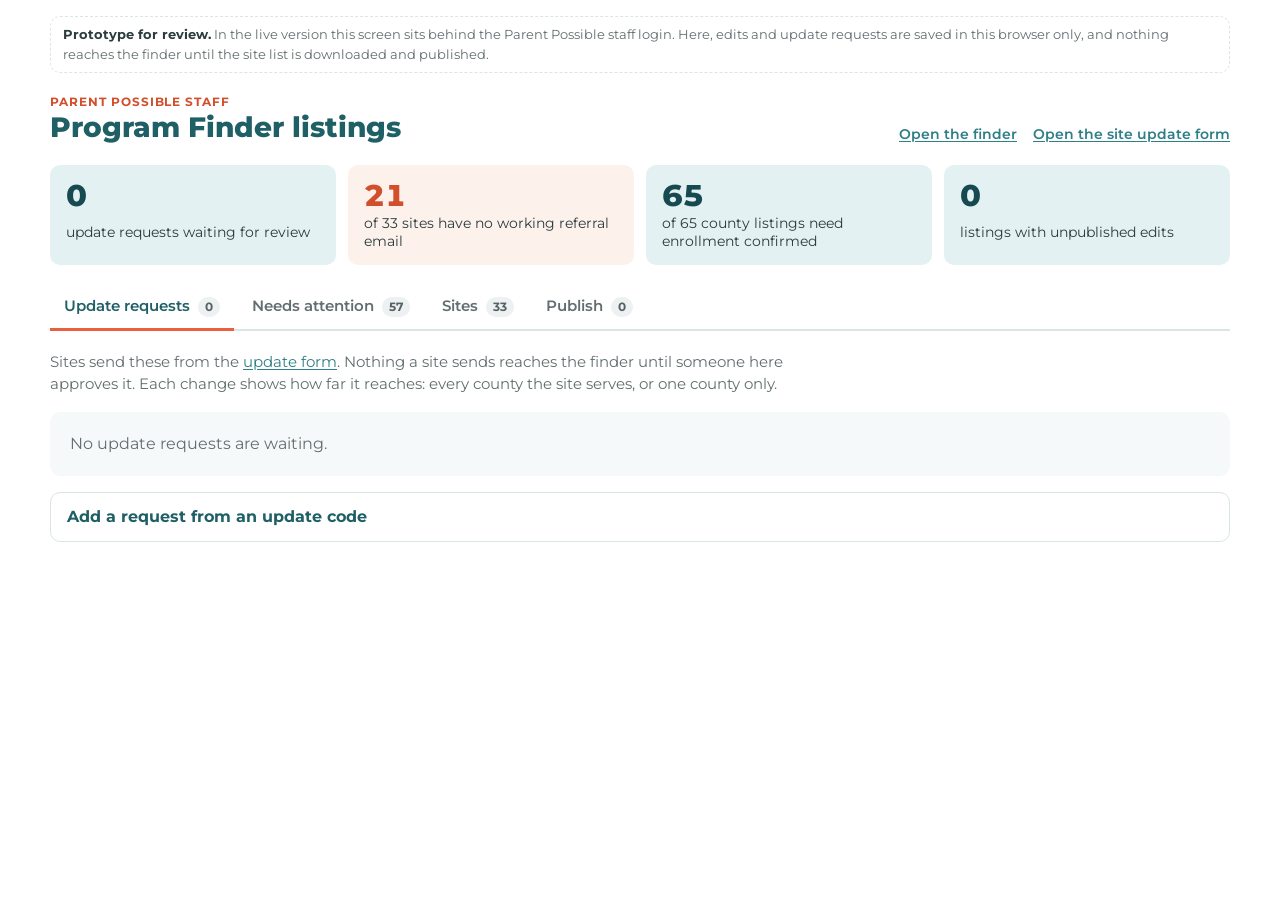
<file: admin.html>
<!doctype html>
<html lang="en">
<head>
<meta charset="utf-8">
<meta name="viewport" content="width=device-width, initial-scale=1">
</head>
<body>
<title>Staff screen | Parent Possible Program Finder</title>
<meta name="robots" content="noindex">
<link rel="preconnect" href="https://fonts.googleapis.com">
<link rel="preconnect" href="https://fonts.gstatic.com" crossorigin>
<link rel="stylesheet" href="https://fonts.googleapis.com/css2?family=Montserrat:wght@400;500;600;700;800&display=swap">
<style>
/* Shared by the site update form and the staff screen. Same Parent Possible palette as the finder (template.html). */
:root{
  --bg:#ffffff; --surface:#ffffff; --field:#f6f9f9; --ink:#2c3b3e; --muted:#636e70; --line:#dce5e6;
  --accent:#e8603c; --accent-hover:#d24f2c; --accent-ink:#ffffff;
  --teal:#2e7f86; --teal-dark:#1f5f66; --teal-deep:#174a50; --teal-soft:#e3f1f2;
  --pat:#2e7f86; --pat-soft:#e3f1f2; --hippy:#c4491f; --hippy-soft:#fdebe4;
  --ok:#256b43; --ok-soft:#e2f3e8; --wait:#7d5200; --wait-soft:#fcefcf; --shut:#8c342a; --shut-soft:#f8e5e2; --unk:#566163; --unk-soft:#edf1f1;
  --warn-soft:#fdf1ec; --bad:#b3261e; --focus:#2e7f86;
  --f:"Montserrat","Avenir Next","Segoe UI",sans-serif;
  --r:10px;
  color-scheme:light;
}
*{box-sizing:border-box}
[hidden]{display:none!important}
body{margin:0;background:var(--bg);color:var(--ink);font-family:var(--f);font-size:16px;line-height:1.5}
.gutter{padding-left:max(16px,env(safe-area-inset-left,0px));padding-right:max(16px,env(safe-area-inset-right,0px))}
.wrap{padding-block:16px 56px}
.inner{max-width:1180px;margin:0 auto;display:grid;gap:20px}
.inner.narrow{max-width:760px}
h1{font-size:28px;line-height:1.2;font-weight:800;color:var(--teal-dark);margin:0}
h2{font-size:20px;line-height:1.3;font-weight:700;color:var(--teal-dark);margin:0}
h3{font-size:16px;line-height:1.3;font-weight:700;color:var(--teal-dark);margin:0}
p{margin:0}
a{color:var(--teal);text-decoration-thickness:1px;text-underline-offset:2px}
a:hover{color:var(--accent)}
:focus-visible{outline:3px solid var(--focus);outline-offset:2px}
.proto{font-size:13px;color:var(--muted);border:1px dashed var(--line);border-radius:var(--r);padding:8px 12px}
.proto b{color:var(--ink)}
.eyebrow{font-size:12px;font-weight:700;text-transform:uppercase;letter-spacing:.08em;color:var(--accent-hover)}
.lead{color:var(--muted);max-width:62ch}
.card{background:var(--surface);border:1px solid var(--line);border-radius:var(--r);padding:18px;display:grid;gap:14px;min-width:0}
.field{display:grid;gap:4px;min-width:0;align-content:start}
.field label,.lbl{font-size:12px;font-weight:700;text-transform:uppercase;letter-spacing:.06em;color:var(--muted)}
.help{font-size:13px;color:var(--muted)}
select,input,textarea{font:inherit;color:var(--ink);background:var(--field);border:1px solid var(--line);border-radius:8px;padding:9px 10px;width:100%;min-width:0}
input[type=checkbox],input[type=radio]{width:auto;accent-color:var(--teal)}
textarea{resize:vertical;min-height:70px}
.row{display:grid;grid-template-columns:1fr 1fr;gap:12px}
.check{display:flex;gap:8px;align-items:flex-start;font-size:15px}
.check input{margin-top:4px;flex:none}
.chips{display:flex;gap:6px;flex-wrap:wrap}
.chip{font:inherit;font-size:14px;border:1.5px solid var(--line);background:var(--surface);color:var(--ink);border-radius:999px;padding:6px 12px;cursor:pointer}
.chip[aria-pressed="true"]{background:var(--teal);border-color:var(--teal);color:#ffffff}
.btn{font:inherit;font-weight:700;border:0;border-radius:8px;padding:10px 16px;cursor:pointer;background:var(--accent);color:var(--accent-ink);text-decoration:none;display:inline-block}
.btn:hover{background:var(--accent-hover);color:var(--accent-ink)}
.btn.teal{background:var(--teal)}
.btn.teal:hover{background:var(--teal-dark)}
.btn.ghost{background:transparent;color:var(--ink);border:1.5px solid var(--line);font-weight:500;padding:8.5px 14px}
.btn.ghost:hover{background:var(--field);color:var(--ink)}
.btn.small{font-size:13px;padding:5.5px 10px}
.btn.danger{color:var(--bad)}
.btn:disabled{opacity:.45;cursor:default}
.actions{display:flex;gap:10px;flex-wrap:wrap;align-items:center}
.note{font-size:13px;color:var(--muted)}
.err{color:var(--bad);font-size:14px}
.badge{flex:none;font-size:12px;font-weight:700;letter-spacing:.05em;border-radius:6px;padding:3px 8px;white-space:nowrap}
.badge.PAT{background:var(--pat-soft);color:var(--pat)}
.badge.HIPPY{background:var(--hippy-soft);color:var(--hippy)}
.scope{font-size:14px;background:var(--teal-soft);border-radius:8px;padding:10px 12px;color:var(--teal-deep)}
.scope b{font-weight:700}
/* Enrollment status pills */
.st{display:inline-flex;align-items:center;gap:6px;font-size:13px;font-weight:600;border-radius:999px;padding:2px 10px;white-space:nowrap}
.st::before{content:"";width:8px;height:8px;border-radius:50%;background:currentColor;flex:none}
.st.enrolling{background:var(--ok-soft);color:var(--ok)}
.st.waitlist{background:var(--wait-soft);color:var(--wait)}
.st.closed{background:var(--shut-soft);color:var(--shut)}
.st.unknown{background:var(--unk-soft);color:var(--unk)}
.st.unknown::before{background:transparent;border:1.5px solid currentColor}
/* One change in a request: what, where it applies, before and after */
.chg{display:grid;grid-template-columns:minmax(0,1fr) auto;gap:2px 12px;padding:10px 0;border-top:1px solid var(--line);font-size:15px}
.chg:first-child{border-top:0}
.chg .what{font-weight:700}
.chg .where{font-size:12px;font-weight:700;border-radius:6px;padding:2px 8px;background:var(--teal-soft);color:var(--teal-deep);justify-self:end;align-self:start;white-space:nowrap}
.chg .where.one{background:var(--warn-soft);color:#8a3a1c}
.chg .ft{grid-column:1/-1;overflow-wrap:anywhere}
.chg .from{color:var(--muted);text-decoration:line-through;text-decoration-color:#a9b4b6}
.chg .arrow{color:var(--muted);padding:0 4px}
.chg .to{font-weight:600}
dialog{border:0;border-radius:14px;padding:0;max-width:680px;width:calc(100% - 32px);background:var(--surface);color:var(--ink);max-height:calc(100% - 32px)}
dialog::backdrop{background:rgba(10,20,20,.5)}
.toast{position:fixed;left:50%;bottom:24px;transform:translateX(-50%);background:var(--ink);color:#ffffff;border-radius:8px;padding:10px 16px;font-size:14px;box-shadow:0 6px 20px rgba(20,40,40,.25);z-index:10}
@media (max-width:560px){.row{grid-template-columns:1fr}h1{font-size:24px}}
@media (prefers-reduced-motion:reduce){*{transition:none!important}}

/* Staff screen: four number tiles, then tabs for update requests, needs attention, sites, and publishing. */
.head{display:flex;justify-content:space-between;align-items:flex-end;gap:12px;flex-wrap:wrap}
.head nav{display:flex;gap:16px;flex-wrap:wrap;font-size:14px;font-weight:600}
.tiles{display:grid;grid-template-columns:repeat(4,minmax(0,1fr));gap:12px}
.tile{font:inherit;text-align:left;color:var(--ink);background:var(--teal-soft);border:0;border-radius:var(--r);padding:14px 16px;display:grid;gap:2px;cursor:pointer}
.tile:hover{background:#d5eaec}
.tile b{font-size:30px;font-weight:800;line-height:1.1;color:var(--teal-deep);font-variant-numeric:tabular-nums}
.tile span{font-size:14px;line-height:1.35}
.tile.hot{background:var(--warn-soft)}
.tile.hot:hover{background:#fbe4da}
.tile.hot b{color:var(--accent-hover)}
.tabs{display:flex;gap:4px;box-shadow:inset 0 -2px 0 var(--line);overflow-x:auto;overflow-y:hidden}
.tabs button{font:inherit;font-weight:600;font-size:15px;white-space:nowrap;border:0;background:transparent;color:var(--muted);padding:10px 14px;border-bottom:3px solid transparent;cursor:pointer}
.tabs button:hover{color:var(--ink)}
.tabs button[aria-selected="true"]{color:var(--teal-dark);border-bottom-color:var(--accent)}
.count{display:inline-block;min-width:22px;text-align:center;font-size:12px;font-weight:700;border-radius:999px;padding:1px 7px;margin-left:4px;background:var(--unk-soft);color:var(--unk)}
.count.hot{background:var(--accent);color:#ffffff}
.panel{display:grid;gap:16px}
.intro{color:var(--muted);max-width:78ch;font-size:15px}
.empty{background:var(--field);border-radius:var(--r);padding:20px;color:var(--muted)}
.reqtop{display:flex;justify-content:space-between;gap:12px;align-items:flex-start}
.reqtop h3{font-size:18px;display:flex;gap:8px;align-items:center;flex-wrap:wrap}
.tag{font-size:12px;font-weight:700;border-radius:6px;padding:3px 8px;background:var(--wait-soft);color:var(--wait);white-space:nowrap}
.verify{font-size:14px;border-radius:8px;padding:8px 12px}
.verify.ok{background:var(--ok-soft);color:var(--ok)}
.verify.warn{background:var(--wait-soft);color:var(--wait)}
.quote{margin:0;border-left:3px solid var(--teal);padding:4px 12px;font-size:15px;overflow-wrap:anywhere}
.pickrow{display:grid;grid-template-columns:auto minmax(0,1fr);gap:12px;align-items:start;border-top:1px solid var(--line)}
.pickrow:first-child{border-top:0}
.pickrow input{margin-top:15px}
.pickrow .chg{border-top:0}
.conflict{font-size:13px;color:var(--shut);background:var(--shut-soft);border-radius:6px;padding:4px 8px;margin:0 0 10px;display:inline-block}
.group{border:1px solid var(--line);border-radius:var(--r)}
.group>summary{cursor:pointer;padding:12px 16px;font-weight:700;color:var(--teal-dark);display:flex;gap:8px;align-items:center;flex-wrap:wrap}
.group>summary .why{font-weight:400;color:var(--muted);font-size:14px;flex-basis:100%}
.group[open]>summary{border-bottom:1px solid var(--line)}
.arow{display:grid;grid-template-columns:minmax(0,1.2fr) minmax(0,1.5fr) auto;gap:6px 14px;align-items:center;padding:10px 16px;border-top:1px solid var(--line);font-size:15px}
.arow:first-of-type{border-top:0}
.arow .nm{font-weight:600;display:flex;gap:8px;align-items:center;flex-wrap:wrap}
.arow .tx{color:var(--muted);font-size:14px;overflow-wrap:anywhere}
.arow .actions{gap:6px;justify-content:flex-end}
.tools{display:flex;gap:10px;flex-wrap:wrap;align-items:end}
.tools .field{flex:1 1 220px}
.tools .field.slim{flex:0 1 190px}
.legendrow{display:flex;gap:8px;flex-wrap:wrap;font-size:13px;color:var(--muted);align-items:center}
.srow{display:grid;grid-template-columns:minmax(0,1.3fr) minmax(0,1.6fr) minmax(0,1.1fr) auto;gap:6px 14px;align-items:center;padding:12px 16px;border-top:1px solid var(--line);font-size:15px}
.srow:first-child{border-top:0}
.srow .nm{font-weight:600}
.srow .sub{font-size:13px;color:var(--muted);font-weight:400}
.srow .pills{display:flex;gap:4px;flex-wrap:wrap}
.srow .em{font-size:14px;overflow-wrap:anywhere}
.srow .em.none{color:var(--shut);font-weight:600}
.list{border:1px solid var(--line);border-radius:var(--r)}
.sr{position:absolute;width:1px;height:1px;overflow:hidden;clip-path:inset(50%)}
.dlg{padding:20px;display:grid;gap:16px}
.dlg section{display:grid;gap:12px}
.dlg .scope.one{background:var(--warn-soft);color:#8a3a1c}
.erow{display:grid;grid-template-columns:minmax(0,1fr) minmax(0,1.2fr) minmax(0,1fr) auto;gap:8px;align-items:center}
.erow .cn{font-weight:600}
.steps{margin:0;padding-left:20px;display:grid;gap:6px;max-width:78ch}
.pubsite{border:1px solid var(--line);border-radius:var(--r);padding:12px 16px;display:grid;gap:4px}
.pubsite .reqtop h3{font-size:16px}
.flag{font-size:14px;padding:8px 0;border-top:1px solid var(--line)}
code{font-family:ui-monospace,Consolas,monospace;font-size:.92em;background:var(--field);border-radius:4px;padding:1px 5px}
@media (max-width:820px){
  .tiles{grid-template-columns:1fr 1fr}
  .arow,.srow{grid-template-columns:1fr}
  .arow .actions{justify-content:flex-start}
  .erow{grid-template-columns:1fr 1fr}
}
</style>

<div class="wrap gutter">
 <div class="inner">
  <div class="proto"><b>Prototype for review.</b> In the live version this screen sits behind the Parent Possible staff login. Here, edits and update requests are saved in this browser only, and nothing reaches the finder until the site list is downloaded and published.</div>

  <header class="head">
    <div>
      <p class="eyebrow">Parent Possible staff</p>
      <h1>Program Finder listings</h1>
    </div>
    <nav aria-label="Other pages"><a href="index.html">Open the finder</a><a href="update.html">Open the site update form</a></nav>
  </header>

  <div class="tiles" id="tiles"></div>

  <div class="tabs" role="tablist" aria-label="Sections">
    <button role="tab" id="t-requests" data-tab="requests" aria-controls="p-requests">Update requests <span class="count" id="c-requests"></span></button>
    <button role="tab" id="t-attention" data-tab="attention" aria-controls="p-attention">Needs attention <span class="count" id="c-attention"></span></button>
    <button role="tab" id="t-sites" data-tab="sites" aria-controls="p-sites">Sites <span class="count" id="c-sites"></span></button>
    <button role="tab" id="t-publish" data-tab="publish" aria-controls="p-publish">Publish <span class="count" id="c-publish"></span></button>
  </div>

  <section class="panel" id="p-requests" role="tabpanel" aria-labelledby="t-requests"></section>
  <section class="panel" id="p-attention" role="tabpanel" aria-labelledby="t-attention" hidden></section>
  <section class="panel" id="p-sites" role="tabpanel" aria-labelledby="t-sites" hidden>
    <p class="intro">Every PAT and HIPPY listing on the finder. One listing covers one organization and program, and can serve several counties.</p>
    <div class="tools">
      <div class="field"><label for="q">Search</label><input id="q" type="search" placeholder="Site, city, or county"></div>
      <div class="field slim"><label for="qp">Program</label><select id="qp"><option value="">PAT and HIPPY</option><option>PAT</option><option>HIPPY</option></select></div>
      <button class="btn teal" type="button" id="addSite">Add a site</button>
    </div>
    <div class="legendrow"><span>Each county shows its own enrollment:</span><span class="st enrolling">Taking new families</span><span class="st waitlist">Waitlist</span><span class="st closed">Not taking new families</span><span class="st unknown">Not confirmed</span></div>
    <div class="list" id="siteList"></div>
  </section>
  <section class="panel" id="p-publish" role="tabpanel" aria-labelledby="t-publish" hidden></section>
 </div>
</div>

<dialog id="ed" aria-labelledby="edTitle">
  <form class="dlg" id="edForm" novalidate>
    <div class="reqtop"><h2 id="edTitle"></h2><span id="edBadge"></span></div>
    <div class="field" id="edProgBox"><label for="e_program">Program</label><select id="e_program"><option>PAT</option><option>HIPPY</option></select></div>

    <section>
      <h3>Organization details</h3>
      <p class="scope" id="edScope"></p>
      <div class="field"><label for="e_name">Program name, as families see it</label><input id="e_name"></div>
      <div class="row">
        <div class="field"><label for="e_contactName">Referral contact</label><input id="e_contactName"></div>
        <div class="field"><label for="e_email">Referral email</label><input id="e_email" type="email"></div>
      </div>
      <label class="check"><input type="checkbox" id="e_bounced"> <span>Emails to this address are bouncing. Send family requests to Parent Possible until it's fixed.</span></label>
      <div class="row">
        <div class="field"><label for="e_phone">Phone</label><input id="e_phone" type="tel"></div>
        <div class="field"><label for="e_website">Website</label><input id="e_website"></div>
      </div>
      <div class="field"><label for="e_address">Office address</label><input id="e_address"></div>
      <div class="row">
        <div class="field"><label for="e_city">Office city</label><input id="e_city"></div>
        <div class="field"><label for="e_zip">Office ZIP</label><input id="e_zip" maxlength="5" inputmode="numeric"></div>
      </div>
      <div class="field"><label for="e_languages">Languages</label><input id="e_languages"><span class="help">Separate with semicolons, for example: English; Spanish</span></div>
      <div class="field"><span class="lbl" id="eAgeLbl">Ages served</span><div class="chips" id="e_ages" role="group" aria-labelledby="eAgeLbl"></div></div>
    </section>

    <section>
      <h3>Enrollment by county</h3>
      <p class="scope one">Each county is set <b>on its own</b>. Changing one county does not change the others.</p>
      <div id="e_rows" style="display:grid;gap:8px"></div>
      <div class="row">
        <div class="field"><label for="e_addCounty">Add a county</label><select id="e_addCounty"></select></div>
        <div class="field"><label for="e_all">Set every county to</label><select id="e_all"></select></div>
      </div>
    </section>

    <label class="check"><input type="checkbox" id="e_verified"> <span id="e_verifiedLbl"></span></label>
    <p class="err" id="edErr" hidden role="alert"></p>
    <div class="actions">
      <button class="btn" type="submit">Save</button>
      <button class="btn ghost" type="button" id="edCancel">Cancel</button>
      <button class="btn ghost danger" type="button" id="edRemove" style="margin-left:auto">Remove this listing</button>
    </div>
  </form>
</dialog>

<script>
// Shared by the finder, the site update form, and the staff screen. scripts/build.py pastes this file into each page.
const PP={
  // How long an enrollment answer counts before the finder stops showing it, and how often the rest of a
  // listing should be re-checked. Both are starting proposals for Parent Possible to set.
  STALE_DAYS:45,
  DETAILS_STALE_DAYS:180,
  DUE_SOON_DAYS:10,
  DRAFT_KEY:'ppFinderDraft', REQ_KEY:'ppFinderRequests',
  INBOX:'[Parent Possible intake inbox]',
  AGES:['Prenatal','Birth to 1','1 to 2','2 to 3','3 to 4','4 to 5','5 and older'],
  STATUSES:['enrolling','waitlist','closed'],
  STATUS_LABEL:{enrolling:'Taking new families',waitlist:'Waitlist',closed:'Not taking new families',unknown:'Not confirmed'},
  // Details that belong to the whole organization, so one edit changes the listing in every county it serves.
  FIELDS:{name:'Program name',contactName:'Referral contact',email:'Referral email',phone:'Phone',website:'Website',
    address:'Office address',city:'Office city',zip:'Office ZIP',languages:'Languages',ages:'Ages served',counties:'Counties served'},

  iso(d){return d.getFullYear()+'-'+String(d.getMonth()+1).padStart(2,'0')+'-'+String(d.getDate()).padStart(2,'0')},
  today(){return PP.iso(new Date())},
  daysAgo(n){const d=new Date();d.setDate(d.getDate()-n);return PP.iso(d)},
  parse(iso){const m=/^(\d{4})-(\d{2})-(\d{2})/.exec(iso||'');return m?new Date(+m[1],+m[2]-1,+m[3]):null},
  daysSince(iso){const d=PP.parse(iso);if(!d)return Infinity;const n=new Date();n.setHours(0,0,0,0);return Math.round((n-d)/864e5)},
  fmtDate(iso,locale){const d=PP.parse(iso);return d?d.toLocaleDateString(locale||'en-US',{month:'short',day:'numeric',year:'numeric'}):''},

  // Enrollment for one site in one county. Enrollment is stored per county because a site can be open in one
  // county and full in the next. An answer that is missing or too old comes back as 'unknown', never as 'closed'.
  status(site,county){
    const e=(site.enrollment||{})[county];
    if(!e||!PP.STATUSES.includes(e.status))return {status:'unknown',confirmed:''};
    if(PP.daysSince(e.confirmed)>PP.STALE_DAYS)return {status:'unknown',confirmed:e.confirmed,was:e.status};
    return {status:e.status,confirmed:e.confirmed};
  },
  // Where an "I'm interested" request should go. Empty means it goes to Parent Possible to forward.
  referralEmail(site){return site.emailBounced?'':(site.email||'')},

  read(key,fallback){try{const v=JSON.parse(localStorage.getItem(key));return v==null?fallback:v}catch(e){return fallback}},
  write(key,v){try{if(v==null)localStorage.removeItem(key);else localStorage.setItem(key,JSON.stringify(v));return true}catch(e){return false}},
  copy(o){return JSON.parse(JSON.stringify(o))},
  same(a,b){return JSON.stringify(a)===JSON.stringify(b)},
  slug(t){return t.normalize('NFKD').replace(/[̀-ͯ]/g,'').toLowerCase().replace(/[^a-z0-9]+/g,'-').replace(/^-|-$/g,'')},
  esc(s){return String(s).replace(/[&<>"]/g,c=>({'&':'&amp;','<':'&lt;','>':'&gt;','"':'&quot;'}[c]))},
  // Same order as scripts/clean.py: by program, then by name.
  sortSites(list){const cmp=(x,y)=>x<y?-1:x>y?1:0;list.sort((a,b)=>cmp(a.program,b.program)||cmp(a.name,b.name));list.forEach((s,i)=>{s.id=i});return list},
  toast(msg){
    const el=document.createElement('div');el.className='toast';el.setAttribute('role','status');el.textContent=msg;
    document.body.append(el);setTimeout(()=>el.remove(),2400);
  },

  // What differs between two versions of a listing, as a list of single changes.
  diff(a,b){
    const out=[];
    Object.keys(PP.FIELDS).forEach(f=>{
      const blank=Array.isArray(a[f])||Array.isArray(b[f])?[]:'';
      const x=a[f]==null?blank:a[f],y=b[f]==null?blank:b[f];
      if(!PP.same(x,y))out.push({field:f,from:x,to:y});
    });
    (b.counties||[]).forEach(c=>{
      const x=(a.enrollment||{})[c]||{},y=(b.enrollment||{})[c]||{};
      if((x.status||'unknown')!==(y.status||'unknown')||(x.confirmed||'')!==(y.confirmed||''))
        out.push({field:'enrollment',county:c,from:x.status||'unknown',to:y.status||'unknown',confirmed:y.confirmed||''});
    });
    return out;
  },
  // Apply one change to a listing. `date` is the day the site confirmed it.
  apply(site,ch,date){
    if(ch.field==='enrollment'){
      site.enrollment=site.enrollment||{};
      if(ch.to==='unknown')delete site.enrollment[ch.county];
      else site.enrollment[ch.county]={status:ch.to,confirmed:ch.confirmed||date};
      if(!Object.keys(site.enrollment).length)delete site.enrollment;
      return;
    }
    site[ch.field]=PP.copy(ch.to);
    if(ch.field==='email')delete site.emailBounced;
    if(ch.field==='counties'){
      site.counties.sort();
      Object.keys(site.enrollment||{}).forEach(c=>{if(!site.counties.includes(c))delete site.enrollment[c]});
    }
  },
  // Words for a change, for the review step and the staff screen.
  show(v){return Array.isArray(v)?(v.join(', ')||'None listed'):(v||'Blank')},
  label(ch){return ch.field==='enrollment'?'Enrollment':PP.FIELDS[ch.field]},
  scope(ch,site){
    if(ch.field==='enrollment')return ch.county+' County only';
    const n=((site&&site.counties)||[]).length;
    return n>1?'All '+n+' counties':'Whole listing';
  },
  fromTo(ch){
    if(ch.field==='enrollment')return [PP.STATUS_LABEL[ch.from]||ch.from,PP.STATUS_LABEL[ch.to]||ch.to];
    return [PP.show(ch.from),PP.show(ch.to)];
  },

  // Update requests travel as a short code so one can be pasted from an email into the staff screen.
  encode(o){return 'PP-UPDATE:'+btoa(String.fromCharCode(...new TextEncoder().encode(JSON.stringify(o))))+':END'},
  decode(text){
    const m=/PP-UPDATE:([A-Za-z0-9+\/=\s]+?):END/.exec(text||'');if(!m)return null;
    try{return JSON.parse(new TextDecoder().decode(Uint8Array.from(atob(m[1].replace(/\s+/g,'')),c=>c.charCodeAt(0))))}catch(e){return null}
  },
  async clip(text){
    try{await navigator.clipboard.writeText(text);return true}catch(e){}
    const ta=document.createElement('textarea');ta.value=text;ta.style.cssText='position:fixed;opacity:0';document.body.append(ta);ta.select();
    let ok=false;try{ok=document.execCommand('copy')}catch(e){}
    ta.remove();return ok;
  },
};

// One change as a row: what changed, how far it reaches, and before and after. Used on the update form and the staff screen.
PP.changeRow=function(ch,site,lead){
  const e=PP.esc,[from,to]=PP.fromTo(ch),enr=ch.field==='enrollment';
  let ft;
  if(enr){
    const pill=`<span class="st ${e(ch.to)}">${e(to)}</span>`;
    ft=ch.from===ch.to?`${pill} <span class="note">No change, confirmed again</span>`:`<span class="from">${e(from)}</span><span class="arrow">→</span>${pill}`;
  }else if(Array.isArray(ch.to)){
    const add=ch.to.filter(x=>!(ch.from||[]).includes(x)),drop=(ch.from||[]).filter(x=>!ch.to.includes(x));
    ft=`<span class="to">${e(to)}</span> <span class="note">${e([add.length?'Adds '+add.join(', '):'',drop.length?'Removes '+drop.join(', '):''].filter(Boolean).join('. '))}</span>`;
  }else if(!ch.from)ft=`<span class="note">Add</span> <span class="to">${e(to)}</span>`;
  else if(!ch.to)ft=`<span class="note">Remove</span> <span class="from">${e(from)}</span>`;
  else ft=`<span class="from">${e(from)}</span><span class="arrow">→</span><span class="to">${e(to)}</span>`;
  return `<div class="chg"><span class="what">${lead||''}${e(PP.label(ch))}${enr?' in '+e(ch.county)+' County':''}</span><span class="where${enr?' one':''}">${e(PP.scope(ch,site))}</span><span class="ft">${ft}</span></div>`;
};


const PUBLISHED=[
 {
  "program": "HIPPY",
  "name": "Boulder Housing Partners",
  "address": "Diagonal Court 3265 30th Street",
  "city": "Boulder",
  "zip": "80304",
  "phone": "720-564-4615",
  "website": "https://www.boulderhousing.org",
  "email": "perezc@boulderhousing.org",
  "ages": [
   "2 to 3",
   "3 to 4"
  ],
  "languages": [
   "English",
   "Spanish"
  ],
  "counties": [
   "Boulder"
  ],
  "id": 0,
  "key": "hippy-boulder-housing-partners"
 },
 {
  "program": "HIPPY",
  "name": "Catholic Charities Diocese of Southern Colorado",
  "address": "429 W 10th St",
  "city": "Pueblo",
  "zip": "81003",
  "phone": "(719) 586-8605",
  "website": "https://www.pueblocharities.org",
  "email": "fstuart@ccsoco.org",
  "ages": [
   "3 to 4",
   "4 to 5"
  ],
  "languages": [
   "English",
   "Spanish"
  ],
  "counties": [
   "Bent",
   "Crowley",
   "Huerfano",
   "Las Animas",
   "Otero",
   "Pueblo"
  ],
  "id": 1,
  "key": "hippy-catholic-charities-diocese-of-southern-colorado"
 },
 {
  "program": "HIPPY",
  "name": "Clayton Early Learning",
  "address": "3751 Martin Luther King Blvd",
  "city": "Denver",
  "zip": "80205",
  "phone": "(303) 393-5632",
  "website": "https://www.claytonearlylearning.org",
  "email": "gteran@claytonearlylearning.org",
  "ages": [
   "3 to 4",
   "4 to 5"
  ],
  "languages": [
   "English",
   "Spanish"
  ],
  "counties": [
   "Denver"
  ],
  "id": 2,
  "key": "hippy-clayton-early-learning"
 },
 {
  "program": "HIPPY",
  "name": "Focus Points Family Resource Center",
  "address": "2501 E 48th Ave.",
  "city": "Denver",
  "zip": "80216",
  "phone": "(303) 292-0770",
  "website": "https://www.focuspoints.org",
  "email": "Glenda@focuspoints.org",
  "ages": [
   "3 to 4",
   "4 to 5"
  ],
  "languages": [
   "English",
   "Spanish"
  ],
  "counties": [
   "Adams",
   "Denver"
  ],
  "id": 3,
  "key": "hippy-focus-points-family-resource-center"
 },
 {
  "program": "HIPPY",
  "name": "Jefferson County Public Schools (Jeffco HIPPY)",
  "address": "5280 W. Ohio Ave",
  "city": "Lakewood",
  "zip": "80226",
  "phone": "(303) 982-3174",
  "website": "https://sites.google.com/a/jeffcoschools.us/hippy/",
  "email": "Katherine.Harrison@jeffco.k12.co.us",
  "ages": [
   "2 to 3",
   "3 to 4",
   "4 to 5"
  ],
  "languages": [
   "English",
   "Hindi",
   "Punjabi",
   "Spanish",
   "Vietnamese"
  ],
  "counties": [
   "Jefferson"
  ],
  "id": 4,
  "key": "hippy-jefferson-county-public-schools-jeffco-hippy"
 },
 {
  "program": "HIPPY",
  "name": "Mile High United Way",
  "address": "711 Park Avenue West",
  "city": "Denver",
  "zip": "80205",
  "phone": "(303) 561-2168",
  "website": "https://UnitedWayDenver.org",
  "email": "gloria.fuentes@unitedwaydenver.org",
  "ages": [
   "2 to 3",
   "3 to 4",
   "4 to 5",
   "5 and older"
  ],
  "languages": [
   "English",
   "Spanish"
  ],
  "counties": [
   "Arapahoe"
  ],
  "id": 5,
  "key": "hippy-mile-high-united-way"
 },
 {
  "program": "HIPPY",
  "name": "North Range Behavioral Health",
  "address": "2350 West 3rd Street Road",
  "city": "Greeley",
  "zip": "80631",
  "phone": "",
  "website": "https://www.NorthRange.org",
  "email": "juanita.puga@northrange.org",
  "ages": [
   "2 to 3",
   "3 to 4",
   "4 to 5",
   "5 and older"
  ],
  "languages": [
   "Arabic",
   "English",
   "French",
   "Nepali",
   "Spanish"
  ],
  "counties": [
   "Larimer",
   "Weld"
  ],
  "id": 6,
  "key": "hippy-north-range-behavioral-health"
 },
 {
  "program": "HIPPY",
  "name": "Roots Family Center",
  "address": "4200 Morrison Rd.",
  "city": "Denver",
  "zip": "80219",
  "phone": "(720) 216-1133",
  "website": "https://www.rootsfamilycenter.org/",
  "email": "josety@rootsfamilycenter.org",
  "ages": [
   "2 to 3",
   "3 to 4",
   "4 to 5",
   "5 and older"
  ],
  "languages": [
   "Spanish"
  ],
  "counties": [
   "Denver"
  ],
  "id": 7,
  "key": "hippy-roots-family-center"
 },
 {
  "program": "HIPPY",
  "name": "San Luis Valley Area Health Education Center (SLV AHEC)",
  "address": "300 Ross Ave",
  "city": "Alamosa",
  "zip": "81101",
  "phone": "(719) 589-4977 x 20 or (719) 298-2276",
  "website": "https://www.slvahec.org",
  "email": "beverly@slvahec.org",
  "ages": [
   "2 to 3",
   "3 to 4",
   "4 to 5",
   "5 and older"
  ],
  "languages": [
   "English",
   "Spanish"
  ],
  "counties": [
   "Alamosa",
   "Conejos",
   "Costilla",
   "Mineral",
   "Rio Grande",
   "Saguache"
  ],
  "id": 8,
  "key": "hippy-san-luis-valley-area-health-education-center-slv-ahec"
 },
 {
  "program": "HIPPY",
  "name": "Spring Institute for Intercultural Learning",
  "address": "1373 Grant St.",
  "city": "Denver",
  "zip": "80203",
  "phone": "(303) 863-0188",
  "website": "https://springinstitute.org/",
  "email": "fzamani@springinstitute.org",
  "ages": [
   "2 to 3",
   "3 to 4",
   "4 to 5"
  ],
  "languages": [
   "Arabic",
   "Burmese",
   "Dari",
   "English",
   "Farsi",
   "Oromo",
   "Pashto",
   "Swahili"
  ],
  "counties": [
   "Arapahoe",
   "Denver"
  ],
  "id": 9,
  "key": "hippy-spring-institute-for-intercultural-learning"
 },
 {
  "program": "HIPPY",
  "name": "Teller Park ECE-HIPPY",
  "address": "639 Hathaway St.",
  "city": "Fairplay",
  "zip": "80440",
  "phone": "(719) 659-33313",
  "website": "https://www.earlyconnections.org",
  "email": "tpecc.hippy@gmail.com",
  "ages": [
   "2 to 3",
   "3 to 4",
   "4 to 5"
  ],
  "languages": [
   "English"
  ],
  "counties": [
   "Park"
  ],
  "id": 10,
  "key": "hippy-teller-park-ece-hippy"
 },
 {
  "program": "PAT",
  "name": "Adult & Family Education (Colorado Springs School District 11)",
  "address": "2115 Afton Way",
  "city": "Colorado Springs",
  "zip": "80909",
  "phone": "(719) 328-3023",
  "website": "",
  "email": "",
  "ages": [
   "Prenatal",
   "Birth to 1",
   "1 to 2",
   "2 to 3",
   "3 to 4",
   "4 to 5",
   "5 and older"
  ],
  "languages": [
   "English"
  ],
  "counties": [
   "El Paso"
  ],
  "id": 11,
  "key": "pat-adult-family-education-colorado-springs-school-district-11"
 },
 {
  "program": "PAT",
  "name": "Berthoud and Loveland PAT/House of Neighborly Service",
  "address": "1511 E 11th St",
  "city": "Loveland",
  "zip": "80537",
  "phone": "(970) 215-0305",
  "website": "https://berthoudpat.weebly.com/",
  "email": "",
  "ages": [
   "Prenatal",
   "Birth to 1",
   "1 to 2",
   "2 to 3",
   "3 to 4",
   "4 to 5",
   "5 and older"
  ],
  "languages": [
   "English"
  ],
  "counties": [
   "Larimer"
  ],
  "id": 12,
  "key": "pat-berthoud-and-loveland-pat-house-of-neighborly-service"
 },
 {
  "program": "PAT",
  "name": "Bright Futures for Early Childhood and Families",
  "address": "657 W. Colorado Ave.",
  "city": "Telluride",
  "zip": "81435",
  "phone": "(877) 728-5613 (toll free)",
  "website": "https://www.brightfuturesforchildren.org",
  "email": "",
  "ages": [
   "Prenatal",
   "Birth to 1",
   "1 to 2",
   "2 to 3",
   "3 to 4",
   "4 to 5",
   "5 and older"
  ],
  "languages": [
   "English",
   "Spanish"
  ],
  "counties": [
   "Montrose",
   "Ouray",
   "San Miguel"
  ],
  "id": 13,
  "key": "pat-bright-futures-for-early-childhood-and-families"
 },
 {
  "program": "PAT",
  "name": "Catholic Charities of Southern Colorado",
  "address": "429 W 10th St.",
  "city": "Pueblo",
  "zip": "81003",
  "phone": "(719) 544-4233",
  "website": "https://www.pueblocharities.org",
  "email": "",
  "ages": [
   "Prenatal",
   "Birth to 1",
   "1 to 2",
   "2 to 3",
   "3 to 4",
   "4 to 5",
   "5 and older"
  ],
  "languages": [
   "English",
   "Spanish"
  ],
  "counties": [
   "Fremont",
   "Pueblo"
  ],
  "id": 14,
  "key": "pat-catholic-charities-of-southern-colorado"
 },
 {
  "program": "PAT",
  "name": "Community Partnership Family Resource Center",
  "address": "11115 U.S. 24",
  "city": "Divide",
  "zip": "80814",
  "phone": "(719) 686-0705",
  "website": "https://www.cpteller.org",
  "email": "",
  "ages": [
   "Prenatal",
   "Birth to 1",
   "1 to 2",
   "2 to 3",
   "3 to 4",
   "4 to 5",
   "5 and older"
  ],
  "languages": [
   "English"
  ],
  "counties": [
   "Teller"
  ],
  "id": 15,
  "key": "pat-community-partnership-family-resource-center"
 },
 {
  "program": "PAT",
  "name": "Delta Family Center",
  "address": "822 Grand Ave.",
  "city": "Delta",
  "zip": "81416",
  "phone": "(970) 874-9517",
  "website": "https://frc.deltaschools.com",
  "email": "",
  "ages": [
   "Prenatal",
   "Birth to 1",
   "1 to 2",
   "2 to 3",
   "3 to 4",
   "4 to 5",
   "5 and older"
  ],
  "languages": [
   "English"
  ],
  "counties": [
   "Delta"
  ],
  "id": 16,
  "key": "pat-delta-family-center"
 },
 {
  "program": "PAT",
  "name": "Early Childhood Council of the San Luis Valley",
  "address": "715 Main Street",
  "city": "Alamosa",
  "zip": "81101",
  "phone": "(719) 937-4010",
  "website": "https://www.eccslv.org",
  "email": "",
  "ages": [
   "Prenatal",
   "Birth to 1",
   "1 to 2",
   "2 to 3",
   "3 to 4",
   "4 to 5",
   "5 and older"
  ],
  "languages": [
   "English",
   "Spanish"
  ],
  "counties": [
   "Alamosa",
   "Costilla",
   "Saguache"
  ],
  "id": 17,
  "key": "pat-early-childhood-council-of-the-san-luis-valley"
 },
 {
  "program": "PAT",
  "name": "Family Development Center – Newborn Network",
  "address": "2875 Village Dr.",
  "city": "Steamboat Springs",
  "zip": "80477",
  "phone": "(970) 879-7330",
  "website": "https://www.familydevelopmentcenter.org",
  "email": "",
  "ages": [
   "Prenatal",
   "Birth to 1",
   "1 to 2",
   "2 to 3",
   "3 to 4"
  ],
  "languages": [
   "English"
  ],
  "counties": [
   "Routt"
  ],
  "id": 18,
  "key": "pat-family-development-center-newborn-network"
 },
 {
  "program": "PAT",
  "name": "Family Star Montessori",
  "address": "2246 Federal Blvd.",
  "city": "Denver",
  "zip": "80211",
  "phone": "(303) 477-7827",
  "website": "https://www.familystar.net",
  "email": "",
  "ages": [
   "Prenatal",
   "Birth to 1",
   "1 to 2",
   "2 to 3",
   "3 to 4"
  ],
  "languages": [
   "English",
   "Spanish"
  ],
  "counties": [
   "Denver"
  ],
  "id": 19,
  "key": "pat-family-star-montessori"
 },
 {
  "program": "PAT",
  "name": "Focus Points Family Resource Center",
  "address": "2501 E 48th Ave.",
  "city": "Denver",
  "zip": "80216",
  "phone": "(303) 292-0770",
  "website": "https://www.focuspoints.org",
  "email": "",
  "ages": [
   "Prenatal",
   "Birth to 1",
   "1 to 2",
   "2 to 3",
   "3 to 4"
  ],
  "languages": [
   "English",
   "Spanish"
  ],
  "counties": [
   "Denver"
  ],
  "id": 20,
  "key": "pat-focus-points-family-resource-center"
 },
 {
  "program": "PAT",
  "name": "Growing Home",
  "address": "3489 W 72nd Ave",
  "city": "Westminster",
  "zip": "80030",
  "phone": "(303) 426-0430",
  "website": "https://www.GrowingHome.org",
  "email": "",
  "ages": [
   "Prenatal",
   "Birth to 1",
   "1 to 2",
   "2 to 3",
   "3 to 4",
   "4 to 5",
   "5 and older"
  ],
  "languages": [
   "English",
   "Spanish"
  ],
  "counties": [
   "Adams",
   "Broomfield"
  ],
  "id": 21,
  "key": "pat-growing-home"
 },
 {
  "program": "PAT",
  "name": "Hilltop Family First",
  "address": "359 Main Street",
  "city": "Grand Junction",
  "zip": "81501",
  "phone": "(970) 244-0460",
  "website": "http://www.htop.org/child/ff",
  "email": "",
  "ages": [
   "Prenatal",
   "Birth to 1",
   "1 to 2",
   "2 to 3",
   "3 to 4",
   "4 to 5",
   "5 and older"
  ],
  "languages": [
   "English",
   "Spanish"
  ],
  "counties": [
   "Mesa",
   "Montrose"
  ],
  "id": 22,
  "key": "pat-hilltop-family-first"
 },
 {
  "program": "PAT",
  "name": "Huerfano-Las Animas Counties Early Childhood Advisory Council",
  "address": "412 Benedicta Avenue",
  "city": "Trinidad",
  "zip": "81082",
  "phone": "(719) 845-0463",
  "website": "https://ecclacolorado.org/counties/huerfano-las-animas-early-childhood-council/",
  "email": "",
  "ages": [
   "Prenatal",
   "Birth to 1",
   "1 to 2",
   "2 to 3",
   "3 to 4",
   "4 to 5",
   "5 and older"
  ],
  "languages": [
   "English",
   "Spanish"
  ],
  "counties": [
   "Huerfano",
   "Las Animas"
  ],
  "id": 23,
  "key": "pat-huerfano-las-animas-counties-early-childhood-advisory-council"
 },
 {
  "program": "PAT",
  "name": "Jefferson County Public Schools",
  "address": "13950 W 20th Avenue",
  "city": "Golden",
  "zip": "80401",
  "phone": "(303) 982-8011",
  "website": "https://www.jeffco.k12.co.us",
  "email": "",
  "ages": [
   "Prenatal",
   "Birth to 1",
   "1 to 2",
   "2 to 3"
  ],
  "languages": [
   "English",
   "Spanish"
  ],
  "counties": [
   "Jefferson"
  ],
  "id": 24,
  "key": "pat-jefferson-county-public-schools"
 },
 {
  "program": "PAT",
  "name": "La Plata Family Centers",
  "address": "129 East 32nd Street",
  "city": "Durango",
  "zip": "81301",
  "phone": "(970) 385-4747",
  "website": "https://www.lpfcc.org",
  "email": "",
  "ages": [
   "Prenatal",
   "Birth to 1",
   "1 to 2",
   "2 to 3",
   "3 to 4",
   "4 to 5",
   "5 and older"
  ],
  "languages": [
   "English"
  ],
  "counties": [
   "La Plata"
  ],
  "id": 25,
  "key": "pat-la-plata-family-centers"
 },
 {
  "program": "PAT",
  "name": "Metropolitan State University of Denver",
  "address": "4440 Navajo Street",
  "city": "Denver",
  "zip": "80211",
  "phone": "(303) 458-8063",
  "website": "https://www.msudenver.edu/flp/",
  "email": "",
  "ages": [
   "Prenatal",
   "Birth to 1",
   "1 to 2",
   "2 to 3",
   "3 to 4",
   "4 to 5",
   "5 and older"
  ],
  "languages": [
   "Spanish"
  ],
  "counties": [
   "Adams",
   "Denver",
   "Jefferson"
  ],
  "id": 26,
  "key": "pat-metropolitan-state-university-of-denver"
 },
 {
  "program": "PAT",
  "name": "Morgan County Family Center",
  "address": "411 Main Street",
  "city": "Fort Morgan",
  "zip": "80701",
  "phone": "(970) 867-9606",
  "website": "https://www.morganfamilycenter.org",
  "email": "",
  "ages": [
   "Prenatal",
   "Birth to 1",
   "1 to 2",
   "2 to 3",
   "3 to 4",
   "4 to 5",
   "5 and older"
  ],
  "languages": [
   "English",
   "Spanish"
  ],
  "counties": [
   "Morgan"
  ],
  "id": 27,
  "key": "pat-morgan-county-family-center"
 },
 {
  "program": "PAT",
  "name": "North Range Behavioral Health",
  "address": "2350 W 3rd Street Road",
  "city": "Greeley",
  "zip": "80634",
  "phone": "(970) 347-2493",
  "website": "https://www.NorthRange.org",
  "email": "",
  "ages": [
   "Prenatal",
   "Birth to 1",
   "1 to 2",
   "2 to 3",
   "3 to 4",
   "4 to 5",
   "5 and older"
  ],
  "languages": [
   "English",
   "Spanish"
  ],
  "counties": [
   "Weld"
  ],
  "id": 28,
  "key": "pat-north-range-behavioral-health"
 },
 {
  "program": "PAT",
  "name": "Roots Family Center",
  "address": "4200 Morrison Rd.",
  "city": "Denver",
  "zip": "80219",
  "phone": "(720) 432-6882",
  "website": "",
  "email": "crystal@rootsfamilycenter.org",
  "ages": [
   "Prenatal",
   "Birth to 1",
   "1 to 2",
   "2 to 3",
   "3 to 4"
  ],
  "languages": [
   "Spanish"
  ],
  "counties": [
   "Denver"
  ],
  "id": 29,
  "key": "pat-roots-family-center"
 },
 {
  "program": "PAT",
  "name": "Shiloh House",
  "address": "2163 S Yosemite St.",
  "city": "Denver",
  "zip": "80231",
  "phone": "(303) 745-0327 1-800 Children (244-5373)",
  "website": "https://www.familiesfirstcolorado.org",
  "email": "",
  "ages": [
   "Prenatal",
   "Birth to 1",
   "1 to 2",
   "2 to 3",
   "3 to 4",
   "4 to 5",
   "5 and older"
  ],
  "languages": [
   "Burmese",
   "English",
   "Spanish"
  ],
  "counties": [
   "Adams",
   "Arapahoe",
   "Boulder",
   "Broomfield",
   "Denver",
   "Douglas",
   "Jefferson"
  ],
  "id": 30,
  "key": "pat-shiloh-house"
 },
 {
  "program": "PAT",
  "name": "The Piñon Project",
  "address": "300 N Elm Street",
  "city": "Cortez",
  "zip": "81321",
  "phone": "(970) 564-1195",
  "website": "https://www.pinonproject.org",
  "email": "",
  "ages": [
   "Prenatal",
   "Birth to 1",
   "1 to 2",
   "2 to 3",
   "3 to 4",
   "4 to 5",
   "5 and older"
  ],
  "languages": [
   "English"
  ],
  "counties": [
   "Dolores",
   "Montezuma"
  ],
  "id": 31,
  "key": "pat-the-pinon-project"
 },
 {
  "program": "PAT",
  "name": "Tri-County Family Care Center",
  "address": "512 N Main",
  "city": "Rocky Ford",
  "zip": "81067",
  "phone": "(719) 254-7776",
  "website": "https://www.tricountyfamilycarecenter.org",
  "email": "",
  "ages": [
   "Prenatal",
   "Birth to 1",
   "1 to 2",
   "2 to 3",
   "3 to 4",
   "4 to 5",
   "5 and older"
  ],
  "languages": [
   "English"
  ],
  "counties": [
   "Bent",
   "Crowley",
   "Otero"
  ],
  "id": 32,
  "key": "pat-tri-county-family-care-center"
 }
]
;
const COUNTIES=["Adams", "Alamosa", "Arapahoe", "Archuleta", "Baca", "Bent", "Boulder", "Broomfield", "Chaffee", "Cheyenne", "Clear Creek", "Conejos", "Costilla", "Crowley", "Custer", "Delta", "Denver", "Dolores", "Douglas", "Eagle", "El Paso", "Elbert", "Fremont", "Garfield", "Gilpin", "Grand", "Gunnison", "Hinsdale", "Huerfano", "Jackson", "Jefferson", "Kiowa", "Kit Carson", "La Plata", "Lake", "Larimer", "Las Animas", "Lincoln", "Logan", "Mesa", "Mineral", "Moffat", "Montezuma", "Montrose", "Morgan", "Otero", "Ouray", "Park", "Phillips", "Pitkin", "Prowers", "Pueblo", "Rio Blanco", "Rio Grande", "Routt", "Saguache", "San Juan", "San Miguel", "Sedgwick", "Summit", "Teller", "Washington", "Weld", "Yuma"];
const DATA_VERSION='4fcbed0e37';

const $=s=>document.querySelector(s);
const esc=PP.esc;
const TEXT=['name','contactName','email','phone','website','address','city','zip'];
const STATUS_OPTS=[...PP.STATUSES,'unknown'];

// Staff edits live in a draft saved in this browser until the site list is downloaded and published.
let draft=PP.read(PP.DRAFT_KEY,null);
let sites=draft&&Array.isArray(draft.sites)?draft.sites:PP.copy(PUBLISHED);
let requests=PP.read(PP.REQ_KEY,[]);
let tab='requests';
const openGroups=new Set(['email','enroll']);

const byKey=k=>sites.find(s=>s.key===k);
const pubByKey=k=>PUBLISHED.find(s=>s.key===k);
const badge=s=>`<span class="badge ${esc(s.program)}">${esc(s.program)}</span>`;
const updateLink=s=>new URL('update.html?site='+encodeURIComponent(s.key),location.href).href;

// Compare two listings without caring about key order, row numbers, or blank values.
const isBlank=v=>v===''||v==null||v===false||(Array.isArray(v)&&!v.length)||(typeof v==='object'&&!Array.isArray(v)&&!Object.keys(v).length);
function canon(v){
  if(Array.isArray(v))return '['+v.map(canon).join(',')+']';
  if(v&&typeof v==='object')return '{'+Object.keys(v).sort().filter(k=>k!=='id'&&!isBlank(v[k])).map(k=>JSON.stringify(k)+':'+canon(v[k])).join(',')+'}';
  return JSON.stringify(v);
}

function saveSites(){
  PP.sortSites(sites);
  const changed=sites.length!==PUBLISHED.length||sites.some(s=>{const p=pubByKey(s.key);return !p||canon(p)!==canon(s)});
  draft=changed?{base:draft?draft.base:DATA_VERSION,sites}:null;
  PP.write(PP.DRAFT_KEY,draft);
  renderAll();
}
function saveRequests(){PP.write(PP.REQ_KEY,requests)}

// Everything in the draft that the finder does not show yet, one entry per listing.
function unpublished(){
  const out=[];
  sites.forEach(s=>{
    const p=pubByKey(s.key);
    if(!p){out.push({site:s,kind:'added',changes:PP.diff({},s),flags:[]});return}
    if(canon(p)===canon(s))return;
    const flags=[];
    if(!!p.emailBounced!==!!s.emailBounced)flags.push(s.emailBounced?'Referral email marked as bouncing. Family requests go to Parent Possible.':'Referral email no longer marked as bouncing.');
    if((p.verified||'')!==(s.verified||''))flags.push(s.verified?'Details checked with the site on '+PP.fmtDate(s.verified)+'.':'Details check date cleared.');
    out.push({site:s,kind:'changed',changes:PP.diff(p,s),flags});
  });
  PUBLISHED.forEach(p=>{if(!byKey(p.key))out.push({site:p,kind:'removed',changes:[],flags:[]})});
  return out;
}

// What needs a person to look at it, worked out from the list itself.
function attention(){
  const g={email:[],enroll:[],soon:[],missing:[],details:[]};
  let countyGaps=0;
  sites.forEach(s=>{
    if(!PP.referralEmail(s))g.email.push({s,text:s.emailBounced?`Emails to ${s.email} are bouncing`:'No email on file'});
    const never=[],old=[],soon=[];
    s.counties.forEach(c=>{
      const st=PP.status(s,c);
      if(st.status==='unknown')(st.confirmed?old:never).push(c);
      else{const left=PP.STALE_DAYS-PP.daysSince(st.confirmed);if(left<=PP.DUE_SOON_DAYS)soon.push(`${c} (${left} ${left===1?'day':'days'} left)`)}
    });
    countyGaps+=never.length+old.length;
    if(never.length||old.length)g.enroll.push({s,text:[old.length?'Out of date: '+old.join(', '):'',never.length?'Never confirmed: '+never.join(', '):''].filter(Boolean).join('. ')});
    if(soon.length)g.soon.push({s,text:soon.join(', ')});
    const miss=[!s.phone&&'phone',!s.website&&'website',!s.languages.length&&'languages',!s.ages.length&&'ages served'].filter(Boolean);
    if(miss.length)g.missing.push({s,text:'Missing '+miss.join(', ')});
    if(PP.daysSince(s.verified)>PP.DETAILS_STALE_DAYS)g.details.push({s,text:s.verified?'Last checked '+PP.fmtDate(s.verified):'Never checked by the site'});
  });
  return {g,countyGaps,countyTotal:sites.reduce((n,s)=>n+s.counties.length,0)};
}

function reminder(s){
  return `Subject: Please confirm your Program Finder listing

Hi ${s.contactName||s.name+' team'},

Families find ${s.name} through the Parent Possible Program Finder. Could you take two minutes to tell us whether you're taking new families, and check that your contact details are right?

${updateLink(s)}

We ask about once a month so families always see current information. Enrollment answers older than ${PP.STALE_DAYS} days stop showing on the finder.

Thank you,
Parent Possible`;
}

/* ---------- Update requests ---------- */
function senderCheck(r,site){
  if(r.isNew)return {cls:'warn',text:'This is a request for a new listing. Confirm with the program before approving.'};
  const dom=((r.by.email||'').split('@')[1]||'').toLowerCase();
  const host=u=>{try{return new URL(u).hostname.replace(/^www\./,'').toLowerCase()}catch(e){return ''}};
  const known=[(site.email||'').split('@')[1],host(site.website)].filter(Boolean).map(x=>x.toLowerCase());
  const ok=dom&&known.some(k=>dom===k||dom.endsWith('.'+k)||k.endsWith('.'+dom));
  return ok?{cls:'ok',text:`The sender's email matches this listing (${dom}).`}
    :{cls:'warn',text:`The sender's email (${dom||'none given'}) doesn't match the email or website on this listing. Confirm who sent this before approving.`};
}
function conflict(ch,site){
  if(!site)return '';
  if(ch.field==='enrollment'){
    if(!site.counties.includes(ch.county))return '';
    const now=PP.status(site,ch.county).status;
    return now===ch.from?'':`Changed since this was sent. The listing now says: ${PP.STATUS_LABEL[now]}`;
  }
  const blank=Array.isArray(ch.from)?[]:'';
  const now=site[ch.field]==null?blank:site[ch.field];
  return PP.same(now,ch.from)?'':`Changed since this was sent. The listing now says: ${PP.show(now)}`;
}
function requestCard(r){
  const site=r.isNew?null:byKey(r.siteKey);
  const gone=!r.isNew&&!site;
  const scopeSite=r.isNew?{counties:[]}:(site||{counties:r.counties||[]});
  const check=gone?{cls:'warn',text:'This listing is no longer on the list, so this request can only be rejected.'}:senderCheck(r,site);
  const rows=r.changes.map((ch,i)=>{
    const c=conflict(ch,site);
    return `<div class="pickrow"><input type="checkbox" data-i="${i}" checked aria-label="Accept: ${esc(PP.label(ch))}${ch.county?' in '+esc(ch.county)+' County':''}"${gone?' disabled':''}><div>${PP.changeRow(ch,scopeSite)}${c?`<p class="conflict">${esc(c)}</p>`:''}</div></div>`;
  }).join('');
  const all=r.confirmAll?`<div class="pickrow"><input type="checkbox" data-i="all" checked aria-label="Accept: whole listing checked"${gone?' disabled':''}><div><div class="chg"><span class="what">Whole listing checked</span><span class="where">Whole listing</span><span class="ft">The sender says everything on the listing is correct. Approving records ${esc(PP.fmtDate(r.date))} as the date the details were last checked.</span></div></div></div>`:'';
  return `<article class="card" data-req="${esc(r.id)}">
    <div class="reqtop"><div><h3>${esc(r.siteName)} ${badge(r)}</h3>
      <p class="note">Sent ${esc(PP.fmtDate(r.date))} by ${esc(r.by.name)}${r.by.role?', '+esc(r.by.role):''} · ${esc(r.by.email)}</p></div>
      <div class="chips">${r.isNew?'<span class="tag">New listing</span>':''}${r.sample?'<span class="tag">Sample</span>':''}</div></div>
    <p class="verify ${check.cls}">${esc(check.text)}</p>
    ${r.note?`<blockquote class="quote">${esc(r.note)}</blockquote>`:''}
    <div>${rows+all||'<p class="note">This request has a note but no changes to the listing.</p>'}</div>
    <div class="actions">
      <button class="btn" type="button" data-act="approve"${gone?' disabled':''}>${rows+all?'Approve ticked changes':'Mark as handled'}</button>
      <button class="btn ghost" type="button" data-act="reject">Reject</button>
      <span class="note">Approved changes go into your unpublished edits. Untick anything you don't want.</span>
    </div>
  </article>`;
}
function renderRequests(){
  const waiting=requests.filter(r=>r.state==='pending'),handled=requests.filter(r=>r.state!=='pending');
  $('#p-requests').innerHTML=`
    <p class="intro">Sites send these from the <a href="update.html">update form</a>. Nothing a site sends reaches the finder until someone here approves it. Each change shows how far it reaches: every county the site serves, or one county only.</p>
    ${waiting.length?waiting.map(requestCard).join(''):'<div class="empty">No update requests are waiting.</div>'}
    <details class="group"><summary>Add a request from an update code</summary>
      <div style="padding:14px 16px;display:grid;gap:10px">
        <p class="note">Prototype only. In the live version requests arrive here on their own. For now, a site can copy an update code from the form and email it, and you paste it here.</p>
        <textarea id="code" aria-label="Update code" placeholder="PP-UPDATE:..."></textarea>
        <div class="actions"><button class="btn teal" type="button" id="codeAdd">Add request</button></div>
      </div></details>
    ${handled.length?`<details class="group"><summary>Handled requests <span class="count">${handled.length}</span></summary>
      ${handled.slice().reverse().map(r=>`<div class="arow"><span class="nm">${esc(r.siteName)} ${badge(r)}</span>
        <span class="tx">${r.state==='approved'?`Approved ${esc(PP.fmtDate(r.handled))}, ${r.accepted} of ${r.total} changes accepted`:`Rejected ${esc(PP.fmtDate(r.handled))}`} · sent by ${esc(r.by.name)}</span>
        <span class="actions">${r.state==='rejected'?`<button class="btn ghost small" type="button" data-reopen="${esc(r.id)}">Reopen</button>`:''}<button class="btn ghost small" type="button" data-forget="${esc(r.id)}">Delete</button></span></div>`).join('')}
      </details>`:''}`;
}
function uniqueKey(k){let out=k,n=2;while(byKey(out)||pubByKey(out))out=k+'-'+n++;return out}
function approve(r,card){
  const picked=new Set([...card.querySelectorAll('input[data-i]:checked')].map(i=>i.dataset.i));
  const total=r.changes.length+(r.confirmAll?1:0);
  if(total&&!picked.size){PP.toast('Tick at least one change, or reject the request.');return}
  let site=r.isNew?{program:r.program,name:'',address:'',city:'',zip:'',phone:'',website:'',email:'',ages:[],languages:[],counties:[]}:byKey(r.siteKey);
  if(!site)return;
  // Organization details first, then enrollment, so a new county exists before its enrollment is set.
  r.changes.forEach((ch,i)=>{if(picked.has(String(i))&&ch.field!=='enrollment')PP.apply(site,ch,r.date)});
  r.changes.forEach((ch,i)=>{if(picked.has(String(i))&&ch.field==='enrollment'&&site.counties.includes(ch.county))PP.apply(site,ch,r.date)});
  if(r.isNew){
    if(!site.name||!site.counties.length){PP.toast('A new listing needs a name and at least one county.');return}
    site.key=uniqueKey(PP.slug(site.program+' '+site.name));r.siteKey=site.key;sites.push(site);
  }
  if(r.confirmAll&&picked.has('all'))site.verified=r.date;
  Object.assign(r,{state:'approved',handled:PP.today(),accepted:picked.size,total});
  saveRequests();saveSites();
  PP.toast(total?'Approved. Publish to show it on the finder.':'Marked as handled.');
}
$('#p-requests').addEventListener('click',e=>{
  const b=e.target.closest('button');if(!b)return;
  const card=b.closest('[data-req]');
  if(card){
    const r=requests.find(x=>x.id===card.dataset.req);
    if(b.dataset.act==='approve')approve(r,card);
    if(b.dataset.act==='reject'){Object.assign(r,{state:'rejected',handled:PP.today()});saveRequests();renderAll();PP.toast('Rejected. You can reopen it under Handled requests.')}
    return;
  }
  if(b.dataset.reopen){const r=requests.find(x=>x.id===b.dataset.reopen);r.state='pending';saveRequests();renderAll()}
  if(b.dataset.forget){requests=requests.filter(x=>x.id!==b.dataset.forget);saveRequests();renderAll()}
  if(b.id==='codeAdd'){
    const r=PP.decode($('#code').value);
    const fine=r&&typeof r.id==='string'&&Array.isArray(r.changes)&&r.by&&typeof r.siteName==='string'&&(r.program==='PAT'||r.program==='HIPPY');
    if(!fine){PP.toast("That doesn't look like an update code.");return}
    if(requests.some(x=>x.id===r.id)){PP.toast('That request is already here.');return}
    // Keep only the kinds of change this screen knows how to apply.
    r.changes=r.changes.filter(c=>c&&(c.field==='enrollment'?STATUS_OPTS.includes(c.to)&&COUNTIES.includes(c.county):c.field in PP.FIELDS));
    r.state='pending';requests.push(r);saveRequests();renderAll();PP.toast('Request added.');
  }
});

/* ---------- Needs attention ---------- */
const GROUPS=[
  ['email','No working referral email',"Family requests for these sites can't be emailed to the site, so they come to Parent Possible to forward. Fix these first."],
  ['enroll','Enrollment needs confirming',`Never confirmed, or the last answer is more than ${PP.STALE_DAYS} days old. The finder shows these counties as "Call to check openings", never as closed.`],
  ['soon','Enrollment answer expires soon',`These answers stop showing within ${PP.DUE_SOON_DAYS} days unless the site confirms again.`],
  ['missing','Missing details','A phone number, website, language list, or age range is blank.'],
  ['details','Details not checked recently',`The site has not confirmed its whole listing in the last ${PP.DETAILS_STALE_DAYS} days.`],
];
function renderAttention(a){
  $('#p-attention').innerHTML=`<p class="intro">Worked out from the site list each time this screen opens, so nothing here has to be tracked by hand. Copy a reminder to email a site its own update link.</p>`
    +GROUPS.map(([id,title,why])=>{
      const rows=a.g[id];
      return `<details class="group" data-group="${id}"${openGroups.has(id)?' open':''}><summary>${title} <span class="count${rows.length&&id==='email'?' hot':''}">${rows.length}</span><span class="why">${why}</span></summary>
        ${rows.length?rows.map(({s,text})=>`<div class="arow"><span class="nm">${esc(s.name)} ${badge(s)}</span><span class="tx">${esc(text)}</span>
          <span class="actions"><button class="btn ghost small" type="button" data-edit="${esc(s.key)}">Edit</button><button class="btn ghost small" type="button" data-link="${esc(s.key)}">Copy link</button><button class="btn ghost small" type="button" data-remind="${esc(s.key)}">Copy reminder</button></span></div>`).join('')
        :'<div class="arow"><span class="tx">Nothing here.</span></div>'}</details>`;
    }).join('');
  document.querySelectorAll('#p-attention details').forEach(d=>d.addEventListener('toggle',()=>{d.open?openGroups.add(d.dataset.group):openGroups.delete(d.dataset.group)}));
}
$('#p-attention').addEventListener('click',async e=>{
  const b=e.target.closest('button');if(!b)return;
  if(b.dataset.edit)openEditor(byKey(b.dataset.edit));
  if(b.dataset.link)PP.toast(await PP.clip(updateLink(byKey(b.dataset.link)))?'Update link copied':'Could not copy');
  if(b.dataset.remind)PP.toast(await PP.clip(reminder(byKey(b.dataset.remind)))?'Reminder email copied':'Could not copy');
});

/* ---------- Sites ---------- */
function pill(s,c){
  const st=PP.status(s,c);
  const tip=PP.STATUS_LABEL[st.status]+(st.confirmed?(st.was?`. Last answer (${PP.STATUS_LABEL[st.was].toLowerCase()}) expired, from ${PP.fmtDate(st.confirmed)}`:', confirmed '+PP.fmtDate(st.confirmed)):'');
  return `<span class="st ${st.status}" title="${esc(tip)}">${esc(c)}<span class="sr">: ${esc(tip)}</span></span>`;
}
function renderSites(){
  const q=$('#q').value.trim().toLowerCase(),p=$('#qp').value;
  const list=sites.filter(s=>(!p||s.program===p)&&(!q||[s.name,s.city,...s.counties].join(' ').toLowerCase().includes(q)));
  $('#siteList').innerHTML=list.map(s=>{
    const mail=PP.referralEmail(s);
    return `<div class="srow"><div class="nm">${esc(s.name)} ${badge(s)}<div class="sub">Office in ${esc(s.city||'unknown')}${s.contactName?' · '+esc(s.contactName):''}</div></div>
      <div class="pills">${s.counties.map(c=>pill(s,c)).join('')}</div>
      <div class="em${mail?'':' none'}">${mail?esc(mail):s.emailBounced?'Email bouncing':'No referral email'}</div>
      <div><button class="btn ghost small" type="button" data-edit="${esc(s.key)}">Edit</button></div></div>`;
  }).join('')||'<div class="srow"><span class="tx">No sites match.</span></div>';
}
$('#q').addEventListener('input',renderSites);
$('#qp').addEventListener('change',renderSites);
$('#siteList').addEventListener('click',e=>{const b=e.target.closest('[data-edit]');if(b)openEditor(byKey(b.dataset.edit))});
$('#addSite').addEventListener('click',()=>openEditor(null));

// The editor keeps organization details and per-county enrollment in separate blocks so the reach of an edit is clear.
let ed=null,edIsNew=false;
const dlg=$('#ed');
function openEditor(s){
  edIsNew=!s;
  ed=PP.copy(s||{program:'PAT',name:'',address:'',city:'',zip:'',phone:'',website:'',email:'',ages:[],languages:[],counties:[]});
  ed.enrollment=ed.enrollment||{};
  $('#edTitle').textContent=edIsNew?'Add a site':ed.name;
  $('#edBadge').innerHTML=edIsNew?'':badge(ed);
  $('#edProgBox').hidden=!edIsNew;$('#e_program').value=ed.program;
  $('#edRemove').hidden=edIsNew;$('#edErr').hidden=true;
  TEXT.forEach(f=>{$('#e_'+f).value=ed[f]||''});
  $('#e_languages').value=ed.languages.join('; ');
  $('#e_bounced').checked=!!ed.emailBounced;
  $('#e_verified').checked=false;
  $('#e_verifiedLbl').textContent='I checked these details with the site today.'+(ed.verified?' Last checked '+PP.fmtDate(ed.verified)+'.':' Never checked so far.');
  const all=$('#e_all');all.innerHTML='';all.append(new Option('Choose a status',''));
  STATUS_OPTS.forEach(v=>all.append(new Option(PP.STATUS_LABEL[v],v)));
  renderEditor();
  dlg.showModal();
}
function renderEditor(){
  const n=ed.counties.length;
  $('#edScope').innerHTML=n>1?`These belong to the whole organization. A change here shows in <b>all ${n} counties</b> this site serves: ${esc(ed.counties.join(', '))}.`:'These belong to the whole organization and show everywhere this site is listed.';
  $('#e_ages').innerHTML=PP.AGES.map(a=>`<button type="button" class="chip" data-v="${esc(a)}" aria-pressed="${ed.ages.includes(a)}">${esc(a)}</button>`).join('');
  $('#e_rows').innerHTML=ed.counties.map(c=>{
    const e=ed.enrollment[c]||{},st=PP.STATUSES.includes(e.status)?e.status:'unknown';
    return `<div class="erow"><span class="cn">${esc(c)} County</span>
      <select data-c="${esc(c)}" data-k="status" aria-label="Enrollment in ${esc(c)} County">${STATUS_OPTS.map(v=>`<option value="${v}"${v===st?' selected':''}>${PP.STATUS_LABEL[v]}</option>`).join('')}</select>
      <input type="date" data-c="${esc(c)}" data-k="confirmed" aria-label="Date confirmed for ${esc(c)} County" max="${PP.today()}" value="${esc(e.confirmed||'')}"${st==='unknown'?' disabled':''}>
      <button type="button" class="btn ghost small danger" data-rm="${esc(c)}" aria-label="Remove ${esc(c)} County">Remove</button></div>`;
  }).join('')||'<p class="note">No counties yet. Add at least one.</p>';
  const add=$('#e_addCounty');add.innerHTML='';add.append(new Option('Choose a county',''));
  COUNTIES.filter(c=>!ed.counties.includes(c)).forEach(c=>add.append(new Option(c+' County',c)));
  $('#e_all').value='';
}
function setStatus(c,v){if(v==='unknown')delete ed.enrollment[c];else ed.enrollment[c]={status:v,confirmed:PP.today()}}
$('#e_rows').addEventListener('change',e=>{
  const c=e.target.dataset.c;if(!c)return;
  if(e.target.dataset.k==='status')setStatus(c,e.target.value);
  else if(ed.enrollment[c])ed.enrollment[c].confirmed=e.target.value||PP.today();
  renderEditor();
});
$('#e_rows').addEventListener('click',e=>{const c=e.target.dataset.rm;if(c){ed.counties=ed.counties.filter(x=>x!==c);delete ed.enrollment[c];renderEditor()}});
$('#e_addCounty').addEventListener('change',e=>{if(e.target.value){ed.counties.push(e.target.value);ed.counties.sort();renderEditor()}});
$('#e_all').addEventListener('change',e=>{if(e.target.value){ed.counties.forEach(c=>setStatus(c,e.target.value));renderEditor()}});
$('#e_ages').addEventListener('click',e=>{const v=e.target.dataset.v;if(!v)return;const i=ed.ages.indexOf(v);if(i<0)ed.ages.push(v);else ed.ages.splice(i,1);renderEditor()});
$('#e_email').addEventListener('input',()=>{$('#e_bounced').checked=false});
$('#edCancel').addEventListener('click',()=>dlg.close());
$('#edRemove').addEventListener('click',()=>{
  if(!confirm(`Remove ${ed.name} from the finder? It disappears for families the next time you publish.`))return;
  sites=sites.filter(s=>s.key!==ed.key);if(draft)draft.sites=sites;
  dlg.close();saveSites();PP.toast('Listing removed. Undo it on the Publish tab.');
});
$('#edForm').addEventListener('submit',e=>{
  e.preventDefault();
  TEXT.forEach(f=>{ed[f]=$('#e_'+f).value.replace(/\s+/g,' ').trim()});
  if(ed.website&&!/^https?:\/\//i.test(ed.website))ed.website='https://'+ed.website;
  ed.languages=[...new Set($('#e_languages').value.split(/[;,]/).map(l=>l.trim()).filter(Boolean))].sort();
  ed.ages=PP.AGES.filter(a=>ed.ages.includes(a));
  const errs=[];
  if(!ed.name)errs.push('Add a program name.');
  if(!ed.counties.length)errs.push('Add at least one county.');
  if(ed.email&&!/^\S+@\S+\.\S+$/.test(ed.email))errs.push("The referral email doesn't look right.");
  if(ed.zip&&!/^\d{5}$/.test(ed.zip))errs.push('The ZIP should be 5 digits.');
  if(errs.length){$('#edErr').textContent=errs.join(' ');$('#edErr').hidden=false;return}
  if($('#e_bounced').checked&&ed.email)ed.emailBounced=true;else delete ed.emailBounced;
  if($('#e_verified').checked)ed.verified=PP.today();
  if(!ed.contactName)delete ed.contactName;
  if(!Object.keys(ed.enrollment).length)delete ed.enrollment;
  if(edIsNew){ed.program=$('#e_program').value;ed.key=uniqueKey(PP.slug(ed.program+' '+ed.name));sites.push(ed)}
  else sites[sites.findIndex(s=>s.key===ed.key)]=ed;
  dlg.close();saveSites();PP.toast('Saved. Publish to show it on the finder.');
});

/* ---------- Publish ---------- */
const ORDER=['program','name','address','city','zip','phone','website','email','ages','languages','counties','id','key'];
function exportSites(){
  return PP.sortSites(PP.copy(sites)).map(s=>{
    const o={};
    ORDER.forEach(k=>{o[k]=s[k]==null?(['ages','languages','counties'].includes(k)?[]:''):s[k]});
    Object.keys(s).filter(k=>!ORDER.includes(k)&&!isBlank(s[k])).sort().forEach(k=>{o[k]=s[k]});
    return o;
  });
}
function exportCsv(){
  const head=['County','Program','Group','Address','City','State','Zipcode','Phone','Website','Email','Referral contact',...PP.AGES,'Languages','Enrollment','Enrollment confirmed','Details checked'];
  const rows=[head];
  exportSites().forEach(s=>s.counties.forEach(c=>{
    const e=(s.enrollment||{})[c]||{};
    rows.push([c,s.program,s.name,s.address,s.city,'Colorado',s.zip,s.phone,s.website,s.email,s.contactName||'',...PP.AGES.map(a=>s.ages.includes(a)?'x':''),s.languages.join('; '),e.status?PP.STATUS_LABEL[e.status]:'',e.confirmed||'',s.verified||'']);
  }));
  return '﻿'+rows.map(r=>r.map(v=>/[",\n]/.test(v)?'"'+String(v).replace(/"/g,'""')+'"':v).join(',')).join('\r\n')+'\r\n';
}
function download(name,text,type){
  const a=document.createElement('a');a.href=URL.createObjectURL(new Blob([text],{type}));a.download=name;
  document.body.append(a);a.click();a.remove();setTimeout(()=>URL.revokeObjectURL(a.href),2000);
}
function renderPublish(un){
  const moved=draft&&draft.base!==DATA_VERSION;
  $('#p-publish').innerHTML=`
    <p class="intro">The finder, the update form, and this screen all read one approved list, <code>data/sites.json</code>. Your edits and approved requests collect here until you publish them together.</p>
    ${moved?'<p class="verify warn">The published list has changed since these edits were started. They are shown here compared with the new list. Check them before publishing.</p>':''}
    <div class="actions">
      <a class="btn teal" href="index.html?preview=1" target="_blank" rel="noopener">Preview in the finder</a>
      <button class="btn" type="button" id="dlJson"${un.length?'':' disabled'}>Download the site list</button>
      <button class="btn ghost" type="button" id="dlCsv">Download as a spreadsheet</button>
      <button class="btn ghost danger" type="button" id="discard"${un.length?'':' disabled'}>Discard all unpublished edits</button>
    </div>
    <h2>${un.length?`${un.length} ${un.length===1?'listing has':'listings have'} edits the finder doesn't show yet`:'The finder is up to date'}</h2>
    ${un.map(u=>`<div class="pubsite"><div class="reqtop"><h3>${esc(u.site.name)} ${badge(u.site)}</h3>
        <div class="chips">${u.kind==='added'?'<span class="tag">New listing</span>':u.kind==='removed'?'<span class="tag">Removed</span>':''}<button class="btn ghost small" type="button" data-undo="${esc(u.site.key)}">Undo</button></div></div>
        <div>${u.kind==='removed'?'<p class="flag" style="border:0">This listing will be taken off the finder.</p>':u.changes.map(ch=>PP.changeRow(ch,u.site)).join('')}${u.flags.map(f=>`<p class="flag">${esc(f)}</p>`).join('')}</div></div>`).join('')}
    <h2>How publishing works</h2>
    <ol class="steps">
      <li>Download the site list. You get a file called <code>sites.json</code>.</li>
      <li>Replace <code>data/sites.json</code> in the project with it, then run <code>python3 scripts/build.py</code>.</li>
      <li>Commit and push. The finder updates within a couple of minutes, and this screen clears its saved edits once it sees the new list.</li>
    </ol>
    <p class="note">In the live version, one Publish button does these three steps.</p>
    <details class="group"><summary>Demo tools</summary>
      <div style="padding:14px 16px;display:grid;gap:10px">
        <p class="note">The real site list has no enrollment answers yet, so every county starts as "Not confirmed". Sample data fills in made-up enrollment answers and three made-up update requests, in this browser only, so the whole workflow can be shown.</p>
        <div class="actions"><button class="btn ghost" type="button" id="sample">Load sample data</button><button class="btn ghost danger" type="button" id="wipe">Clear everything saved in this browser</button></div>
      </div></details>`;
}
$('#p-publish').addEventListener('click',e=>{
  const b=e.target.closest('button');if(!b)return;
  if(b.id==='dlJson')download('sites.json',JSON.stringify(exportSites(),null,1)+'\n','application/json');
  if(b.id==='dlCsv')download('program-finder-sites.csv',exportCsv(),'text/csv');
  if(b.id==='discard'&&confirm('Discard every unpublished edit and go back to the published list? Update requests are kept.')){sites=PP.copy(PUBLISHED);draft=null;saveSites()}
  if(b.dataset.undo){
    const k=b.dataset.undo,p=pubByKey(k),i=sites.findIndex(s=>s.key===k);
    if(p&&i>=0)sites[i]=PP.copy(p);else if(p)sites.push(PP.copy(p));else sites.splice(i,1);
    saveSites();PP.toast('Edit undone.');
  }
  if(b.id==='sample')loadSample();
  if(b.id==='wipe'&&confirm('Clear all unpublished edits and all update requests saved in this browser?')){sites=PP.copy(PUBLISHED);draft=null;requests=[];saveRequests();saveSites()}
});

// Made-up enrollment answers and requests for demos. Dates are counted back from today so the mix always looks the same.
function loadSample(){
  if(draft&&!confirm('This replaces your unpublished edits with sample data. Continue?'))return;
  sites=PP.copy(PUBLISHED);draft=null;
  const pattern=['enrolling','enrolling','waitlist','enrolling','closed','enrolling'];
  sites.forEach((s,i)=>{
    if(i%6===5)return;                        // some sites have never answered
    s.enrollment={};
    s.counties.forEach((c,j)=>{
      const k=(i+j)%6;
      const age=k===5?PP.STALE_DAYS+16:k===3?PP.STALE_DAYS-4:3+((i*7+j*5)%24);   // one in six expired, one in six about to expire
      s.enrollment[c]={status:pattern[k],confirmed:PP.daysAgo(age)};
    });
    if(i%3===0)s.verified=PP.daysAgo(20+i);
  });
  const mk=(site,by,note,confirmAll,changes,extra)=>Object.assign({id:'sample'+Math.random().toString(36).slice(2,8),sample:true,submitted:new Date().toISOString(),date:PP.today(),
    siteKey:site.key||null,isNew:!site.key,program:site.program,siteName:site.name,counties:site.counties,by,note,confirmAll,changes,state:'pending'},extra);
  const enr=(s,c,to)=>({field:'enrollment',county:c,from:PP.status(s,c).status,to});
  const out=[];
  const a=sites.find(s=>s.counties.length>=3&&s.email);
  if(a){
    // One answer that repeats what the listing says, and two that change it.
    const dom=a.email.split('@')[1],[c1,c2,c3]=a.counties,now=c=>PP.status(a,c).status;
    const full=now(c3)==='closed'?c2:c3,other=full===c3?c2:c3;
    out.push(mk(a,{name:'Sample Coordinator',email:'sample.coordinator@'+dom,role:'Program coordinator'},`We are full in ${full} County until January.`,true,
      [{field:'phone',from:a.phone,to:'(719) 555-0142'},enr(a,c1,now(c1)==='unknown'?'enrolling':now(c1)),enr(a,other,now(other)==='waitlist'?'enrolling':'waitlist'),enr(a,full,'closed')]));
  }
  const b=sites.find(s=>!s.email&&s.counties.length===1);
  if(b){
    const langs=[...new Set([...b.languages,'Spanish'])].sort();
    out.push(mk(b,{name:'Sample Sender',email:'sample.sender@example.com',role:''},'Please send family requests to our shared inbox from now on.',false,
      [{field:'contactName',from:b.contactName||'',to:'Sample Contact'},{field:'email',from:'',to:'referrals@example.org'},
       ...(PP.same(langs,b.languages)?[]:[{field:'languages',from:b.languages,to:langs}]),enr(b,b.counties[0],'enrolling')]));
  }
  const fresh={program:'PAT',name:'Sample Family Resource Center',contactName:'Sample Contact',email:'hello@example.org',phone:'(719) 555-0100',website:'https://example.org',
    address:'100 Sample Street',city:'Lamar',zip:'81052',languages:['English','Spanish'],ages:PP.AGES.slice(0,4),counties:['Prowers']};
  out.push(mk(fresh,{name:'Sample Director',email:'director@example.org',role:'Director'},'We started offering PAT this fall and would like to be listed.',false,
    [...PP.diff({},fresh),{field:'enrollment',county:'Prowers',from:'unknown',to:'enrolling'}]));
  requests=requests.filter(r=>!r.sample).concat(out);
  saveRequests();saveSites();showTab('requests');PP.toast('Sample data loaded in this browser.');
}

/* ---------- Frame ---------- */
function showTab(name){
  tab=name;
  document.querySelectorAll('.tabs button').forEach(b=>{const on=b.dataset.tab===name;b.setAttribute('aria-selected',on);b.tabIndex=on?0:-1});
  document.querySelectorAll('.panel').forEach(p=>{p.hidden=p.id!=='p-'+name});
  try{history.replaceState(null,'','#'+name)}catch(e){}
}
document.querySelector('.tabs').addEventListener('click',e=>{const b=e.target.closest('button');if(b)showTab(b.dataset.tab)});
document.querySelector('.tabs').addEventListener('keydown',e=>{
  if(e.key!=='ArrowRight'&&e.key!=='ArrowLeft')return;
  const all=[...document.querySelectorAll('.tabs button')],i=all.findIndex(b=>b.dataset.tab===tab);
  const next=all[(i+(e.key==='ArrowRight'?1:all.length-1))%all.length];showTab(next.dataset.tab);next.focus();
});
$('#tiles').addEventListener('click',e=>{const b=e.target.closest('[data-tab]');if(b)showTab(b.dataset.tab)});

function renderAll(){
  const a=attention(),un=unpublished(),waiting=requests.filter(r=>r.state==='pending').length;
  const tile=(tabName,n,text,hot)=>`<button class="tile${hot&&n?' hot':''}" type="button" data-tab="${tabName}"><b>${n}</b><span>${text}</span></button>`;
  $('#tiles').innerHTML=tile('requests',waiting,waiting===1?'update request waiting for review':'update requests waiting for review',true)
    +tile('attention',a.g.email.length,`of ${sites.length} sites have no working referral email`,true)
    +tile('attention',a.countyGaps,`of ${a.countyTotal} county listings need enrollment confirmed`,false)
    +tile('publish',un.length,un.length===1?'listing with unpublished edits':'listings with unpublished edits',false);
  const setCount=(id,n,hot)=>{const el=$('#c-'+id);el.textContent=n;el.classList.toggle('hot',!!(hot&&n))};
  setCount('requests',waiting,true);
  setCount('attention',a.g.email.length+a.g.enroll.length+a.g.soon.length+a.g.missing.length);
  setCount('sites',sites.length);
  setCount('publish',un.length,true);
  renderRequests();renderAttention(a);renderSites();renderPublish(un);
}

// A request sent from the update form in another tab shows up here without reloading.
window.addEventListener('storage',e=>{if(e.key===PP.REQ_KEY){requests=PP.read(PP.REQ_KEY,[]);renderAll()}});

if(draft){
  // Once the published list catches up with the saved edits, there is nothing left to keep.
  const same=sites.length===PUBLISHED.length&&sites.every(s=>{const p=pubByKey(s.key);return p&&canon(p)===canon(s)});
  if(same){draft=null;PP.write(PP.DRAFT_KEY,null);sites=PP.copy(PUBLISHED)}
}
renderAll();
showTab(['requests','attention','sites','publish'].includes(location.hash.slice(1))?location.hash.slice(1):'requests');
</script>

</body>
</html>
</file>
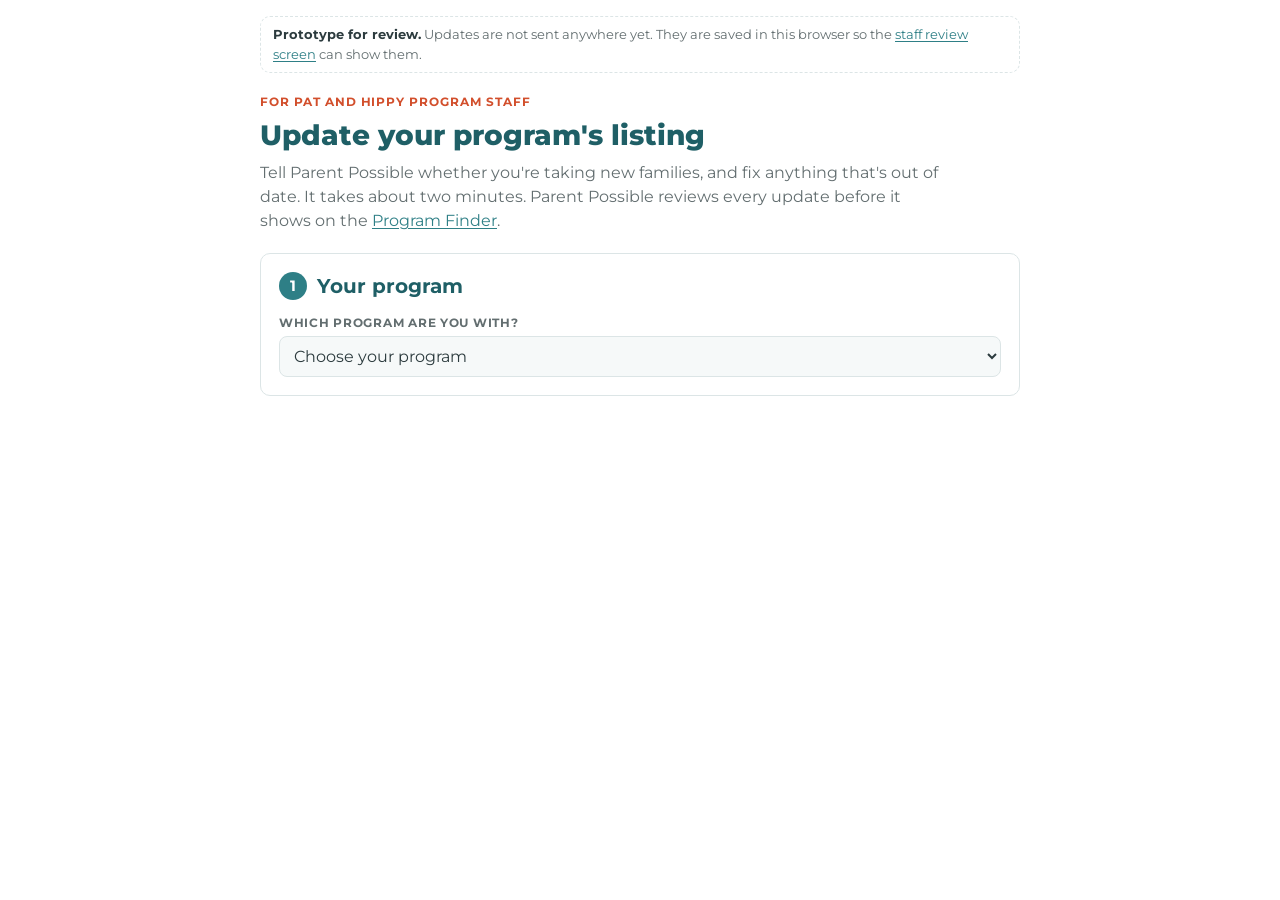
<file: update.html>
<!doctype html>
<html lang="en">
<head>
<meta charset="utf-8">
<meta name="viewport" content="width=device-width, initial-scale=1">
</head>
<body>
<title>Update your listing | Parent Possible Program Finder</title>
<meta name="robots" content="noindex">
<link rel="preconnect" href="https://fonts.googleapis.com">
<link rel="preconnect" href="https://fonts.gstatic.com" crossorigin>
<link rel="stylesheet" href="https://fonts.googleapis.com/css2?family=Montserrat:wght@400;500;600;700;800&display=swap">
<style>
/* Shared by the site update form and the staff screen. Same Parent Possible palette as the finder (template.html). */
:root{
  --bg:#ffffff; --surface:#ffffff; --field:#f6f9f9; --ink:#2c3b3e; --muted:#636e70; --line:#dce5e6;
  --accent:#e8603c; --accent-hover:#d24f2c; --accent-ink:#ffffff;
  --teal:#2e7f86; --teal-dark:#1f5f66; --teal-deep:#174a50; --teal-soft:#e3f1f2;
  --pat:#2e7f86; --pat-soft:#e3f1f2; --hippy:#c4491f; --hippy-soft:#fdebe4;
  --ok:#256b43; --ok-soft:#e2f3e8; --wait:#7d5200; --wait-soft:#fcefcf; --shut:#8c342a; --shut-soft:#f8e5e2; --unk:#566163; --unk-soft:#edf1f1;
  --warn-soft:#fdf1ec; --bad:#b3261e; --focus:#2e7f86;
  --f:"Montserrat","Avenir Next","Segoe UI",sans-serif;
  --r:10px;
  color-scheme:light;
}
*{box-sizing:border-box}
[hidden]{display:none!important}
body{margin:0;background:var(--bg);color:var(--ink);font-family:var(--f);font-size:16px;line-height:1.5}
.gutter{padding-left:max(16px,env(safe-area-inset-left,0px));padding-right:max(16px,env(safe-area-inset-right,0px))}
.wrap{padding-block:16px 56px}
.inner{max-width:1180px;margin:0 auto;display:grid;gap:20px}
.inner.narrow{max-width:760px}
h1{font-size:28px;line-height:1.2;font-weight:800;color:var(--teal-dark);margin:0}
h2{font-size:20px;line-height:1.3;font-weight:700;color:var(--teal-dark);margin:0}
h3{font-size:16px;line-height:1.3;font-weight:700;color:var(--teal-dark);margin:0}
p{margin:0}
a{color:var(--teal);text-decoration-thickness:1px;text-underline-offset:2px}
a:hover{color:var(--accent)}
:focus-visible{outline:3px solid var(--focus);outline-offset:2px}
.proto{font-size:13px;color:var(--muted);border:1px dashed var(--line);border-radius:var(--r);padding:8px 12px}
.proto b{color:var(--ink)}
.eyebrow{font-size:12px;font-weight:700;text-transform:uppercase;letter-spacing:.08em;color:var(--accent-hover)}
.lead{color:var(--muted);max-width:62ch}
.card{background:var(--surface);border:1px solid var(--line);border-radius:var(--r);padding:18px;display:grid;gap:14px;min-width:0}
.field{display:grid;gap:4px;min-width:0;align-content:start}
.field label,.lbl{font-size:12px;font-weight:700;text-transform:uppercase;letter-spacing:.06em;color:var(--muted)}
.help{font-size:13px;color:var(--muted)}
select,input,textarea{font:inherit;color:var(--ink);background:var(--field);border:1px solid var(--line);border-radius:8px;padding:9px 10px;width:100%;min-width:0}
input[type=checkbox],input[type=radio]{width:auto;accent-color:var(--teal)}
textarea{resize:vertical;min-height:70px}
.row{display:grid;grid-template-columns:1fr 1fr;gap:12px}
.check{display:flex;gap:8px;align-items:flex-start;font-size:15px}
.check input{margin-top:4px;flex:none}
.chips{display:flex;gap:6px;flex-wrap:wrap}
.chip{font:inherit;font-size:14px;border:1.5px solid var(--line);background:var(--surface);color:var(--ink);border-radius:999px;padding:6px 12px;cursor:pointer}
.chip[aria-pressed="true"]{background:var(--teal);border-color:var(--teal);color:#ffffff}
.btn{font:inherit;font-weight:700;border:0;border-radius:8px;padding:10px 16px;cursor:pointer;background:var(--accent);color:var(--accent-ink);text-decoration:none;display:inline-block}
.btn:hover{background:var(--accent-hover);color:var(--accent-ink)}
.btn.teal{background:var(--teal)}
.btn.teal:hover{background:var(--teal-dark)}
.btn.ghost{background:transparent;color:var(--ink);border:1.5px solid var(--line);font-weight:500;padding:8.5px 14px}
.btn.ghost:hover{background:var(--field);color:var(--ink)}
.btn.small{font-size:13px;padding:5.5px 10px}
.btn.danger{color:var(--bad)}
.btn:disabled{opacity:.45;cursor:default}
.actions{display:flex;gap:10px;flex-wrap:wrap;align-items:center}
.note{font-size:13px;color:var(--muted)}
.err{color:var(--bad);font-size:14px}
.badge{flex:none;font-size:12px;font-weight:700;letter-spacing:.05em;border-radius:6px;padding:3px 8px;white-space:nowrap}
.badge.PAT{background:var(--pat-soft);color:var(--pat)}
.badge.HIPPY{background:var(--hippy-soft);color:var(--hippy)}
.scope{font-size:14px;background:var(--teal-soft);border-radius:8px;padding:10px 12px;color:var(--teal-deep)}
.scope b{font-weight:700}
/* Enrollment status pills */
.st{display:inline-flex;align-items:center;gap:6px;font-size:13px;font-weight:600;border-radius:999px;padding:2px 10px;white-space:nowrap}
.st::before{content:"";width:8px;height:8px;border-radius:50%;background:currentColor;flex:none}
.st.enrolling{background:var(--ok-soft);color:var(--ok)}
.st.waitlist{background:var(--wait-soft);color:var(--wait)}
.st.closed{background:var(--shut-soft);color:var(--shut)}
.st.unknown{background:var(--unk-soft);color:var(--unk)}
.st.unknown::before{background:transparent;border:1.5px solid currentColor}
/* One change in a request: what, where it applies, before and after */
.chg{display:grid;grid-template-columns:minmax(0,1fr) auto;gap:2px 12px;padding:10px 0;border-top:1px solid var(--line);font-size:15px}
.chg:first-child{border-top:0}
.chg .what{font-weight:700}
.chg .where{font-size:12px;font-weight:700;border-radius:6px;padding:2px 8px;background:var(--teal-soft);color:var(--teal-deep);justify-self:end;align-self:start;white-space:nowrap}
.chg .where.one{background:var(--warn-soft);color:#8a3a1c}
.chg .ft{grid-column:1/-1;overflow-wrap:anywhere}
.chg .from{color:var(--muted);text-decoration:line-through;text-decoration-color:#a9b4b6}
.chg .arrow{color:var(--muted);padding:0 4px}
.chg .to{font-weight:600}
dialog{border:0;border-radius:14px;padding:0;max-width:680px;width:calc(100% - 32px);background:var(--surface);color:var(--ink);max-height:calc(100% - 32px)}
dialog::backdrop{background:rgba(10,20,20,.5)}
.toast{position:fixed;left:50%;bottom:24px;transform:translateX(-50%);background:var(--ink);color:#ffffff;border-radius:8px;padding:10px 16px;font-size:14px;box-shadow:0 6px 20px rgba(20,40,40,.25);z-index:10}
@media (max-width:560px){.row{grid-template-columns:1fr}h1{font-size:24px}}
@media (prefers-reduced-motion:reduce){*{transition:none!important}}

/* Site update form: one column of numbered steps, then a review step, then a confirmation. */
.head{display:grid;gap:8px}
.step h2{display:flex;gap:10px;align-items:center}
.step .n{flex:none;width:28px;height:28px;border-radius:50%;background:var(--teal);color:#ffffff;font-size:15px;display:grid;place-items:center}
.erow{border-top:1px solid var(--line);padding:12px 0 0;display:grid;gap:8px;min-width:0}
.erow:first-child{border-top:0;padding-top:0}
.erow .cname{font-weight:700;font-size:16px}
.erow .last{font-size:13px;color:var(--muted)}
.ehead{display:flex;flex-wrap:wrap;align-items:baseline;gap:2px 10px}
.seg{display:grid;grid-template-columns:repeat(4,minmax(0,1fr));gap:6px}
.seg label{position:relative;display:block}
.seg input{position:absolute;opacity:0;inset:0;width:100%;height:100%;margin:0;cursor:pointer}
.seg span{display:grid;place-items:center;text-align:center;height:100%;min-height:44px;font-size:14px;font-weight:600;line-height:1.25;border:1.5px solid var(--line);border-radius:8px;padding:6px 8px;background:var(--surface)}
.seg input:focus-visible+span{outline:3px solid var(--focus);outline-offset:2px}
.seg input:hover+span{background:var(--field)}
.seg input:checked+span{border-color:currentColor}
.seg input[value=enrolling]:checked+span{background:var(--ok-soft);color:var(--ok)}
.seg input[value=waitlist]:checked+span{background:var(--wait-soft);color:var(--wait)}
.seg input[value=closed]:checked+span{background:var(--shut-soft);color:var(--shut)}
.seg input[value=unknown]:checked+span{background:var(--unk-soft);color:var(--unk)}
.bulk{display:flex;gap:8px;flex-wrap:wrap;align-items:center;font-size:14px;background:var(--field);border-radius:8px;padding:10px 12px}
.addrow{display:flex;gap:8px;flex-wrap:wrap}
.addrow>*:first-child{flex:1 1 200px}
.addrow .btn{flex:none}
.chip.rm{cursor:default;display:inline-flex;align-items:center;gap:6px;padding-right:6px;background:var(--teal-soft);border-color:var(--teal-soft);color:var(--teal-deep);font-weight:600}
.chip.rm button{font:inherit;border:0;background:transparent;color:inherit;cursor:pointer;border-radius:50%;width:24px;height:24px;line-height:1;font-size:16px}
.chip.rm button:hover{background:#ffffff}
.who{display:flex;gap:10px;align-items:center;justify-content:space-between;flex-wrap:wrap}
.next{margin:0;padding-left:20px;display:grid;gap:6px}
.preview{background:var(--field);border:1px solid var(--line);border-radius:8px;padding:12px;font-size:14px;white-space:pre-wrap;overflow-wrap:anywhere;max-height:320px;overflow:auto}
.linkbox{font-size:14px;background:var(--field);border-radius:8px;padding:10px 12px;overflow-wrap:anywhere}
@media (max-width:560px){.seg{grid-template-columns:1fr 1fr}}
</style>

<div class="wrap gutter">
 <div class="inner narrow">
  <div class="proto"><b>Prototype for review.</b> Updates are not sent anywhere yet. They are saved in this browser so the <a href="admin.html">staff review screen</a> can show them.</div>

  <header class="head">
    <p class="eyebrow">For PAT and HIPPY program staff</p>
    <h1>Update your program's listing</h1>
    <p class="lead">Tell Parent Possible whether you're taking new families, and fix anything that's out of date. It takes about two minutes. Parent Possible reviews every update before it shows on the <a href="index.html">Program Finder</a>.</p>
  </header>

  <form id="f" novalidate style="display:grid;gap:20px">
    <section class="card step">
      <h2><span class="n">1</span> Your program</h2>
      <div class="field">
        <label for="site">Which program are you with?</label>
        <select id="site"></select>
      </div>
      <fieldset id="newBox" hidden style="border:0;padding:0;margin:0;display:grid;gap:6px">
        <span class="lbl">Which program do you offer?</span>
        <div class="chips">
          <label class="check"><input type="radio" name="prog" value="PAT" checked> Parents as Teachers (PAT)</label>
          <label class="check"><input type="radio" name="prog" value="HIPPY"> HIPPY</label>
        </div>
        <p class="help">If you offer both, send one update for each.</p>
      </fieldset>
    </section>

    <div id="rest" hidden style="display:grid;gap:20px">
      <section class="card step">
        <h2><span class="n">2</span> Are you taking new families?</h2>
        <p class="help" id="enrollHelp"></p>
        <div class="bulk" id="bulk" hidden>
          <span>Same answer for every county:</span>
          <button type="button" class="btn ghost small" data-all="enrolling">Taking new families</button>
          <button type="button" class="btn ghost small" data-all="waitlist">Waitlist</button>
          <button type="button" class="btn ghost small" data-all="closed">Not right now</button>
        </div>
        <div id="enroll" style="display:grid;gap:12px"></div>
      </section>

      <section class="card step">
        <h2><span class="n">3</span> Check your details</h2>
        <p class="scope" id="scope"></p>
        <div class="field"><label for="f_name">Program name, as families see it</label><input id="f_name" autocomplete="organization"></div>
        <div class="row">
          <div class="field"><label for="f_contactName">Referral contact</label><input id="f_contactName" autocomplete="off"><span class="help">The person who follows up with new families.</span></div>
          <div class="field"><label for="f_email">Referral email</label><input id="f_email" type="email" autocomplete="off"><span class="help">"I'm interested" requests from families are emailed here.</span></div>
        </div>
        <div class="row">
          <div class="field"><label for="f_phone">Phone families can call</label><input id="f_phone" type="tel" autocomplete="off"></div>
          <div class="field"><label for="f_website">Website</label><input id="f_website" inputmode="url" autocomplete="off"></div>
        </div>
        <div class="field"><label for="f_address">Office address</label><input id="f_address" autocomplete="off"></div>
        <div class="row">
          <div class="field"><label for="f_city">Office city</label><input id="f_city" autocomplete="off"></div>
          <div class="field"><label for="f_zip">Office ZIP</label><input id="f_zip" inputmode="numeric" maxlength="5" autocomplete="off"></div>
        </div>

        <div class="field">
          <span class="lbl" id="langLbl">Languages your home visitors speak</span>
          <div class="chips" id="langs" role="group" aria-labelledby="langLbl"></div>
          <div class="addrow"><input id="langOther" aria-label="Another language" placeholder="Another language"><button type="button" class="btn ghost" id="langAdd">Add</button></div>
        </div>
        <div class="field">
          <span class="lbl" id="ageLbl">Child ages you serve</span>
          <div class="chips" id="ages" role="group" aria-labelledby="ageLbl"></div>
        </div>
        <div class="field">
          <span class="lbl" id="coLbl">Counties you serve</span>
          <div class="chips" id="counties" role="group" aria-labelledby="coLbl"></div>
          <div class="addrow"><select id="coAdd" aria-label="Add a county"></select></div>
          <span class="help">Families find you by the county they live in, not by your office address.</span>
        </div>
      </section>

      <section class="card step">
        <h2><span class="n">4</span> About you</h2>
        <p class="help">So Parent Possible knows who sent this and can reach you with questions. This is not shown to families.</p>
        <div class="row">
          <div class="field"><label for="byName">Your name</label><input id="byName" autocomplete="name"></div>
          <div class="field"><label for="byEmail">Your work email</label><input id="byEmail" type="email" autocomplete="email"></div>
        </div>
        <div class="field"><label for="byRole">Your role (optional)</label><input id="byRole" autocomplete="organization-title"></div>
        <div class="field"><label for="note">Anything else Parent Possible should know? (optional)</label><textarea id="note"></textarea></div>
        <label class="check"><input type="checkbox" id="confirmAll"> <span>I checked the whole listing, and everything on it is correct as of today.</span></label>
      </section>

      <p class="err" id="err" hidden role="alert"></p>
      <div class="actions"><button class="btn" type="submit">Review my update</button></div>
    </div>
  </form>

  <section class="card" id="review" hidden tabindex="-1">
    <div>
      <h2>Check before you send</h2>
      <p class="help" id="reviewSub" style="margin-top:4px"></p>
    </div>
    <div id="reviewList"></div>
    <div class="actions">
      <button class="btn" type="button" id="send">Send to Parent Possible</button>
      <button class="btn ghost" type="button" id="back">Go back and edit</button>
    </div>
  </section>

  <section class="card" id="done" hidden tabindex="-1">
    <h2 id="doneH"></h2>
    <ol class="next">
      <li>A Parent Possible staff member reviews your update.</li>
      <li>Once it's approved, families see it on the Program Finder.</li>
      <li id="nextAsk"></li>
    </ol>
    <div class="linkbox" id="bookmark"></div>
    <span class="lbl">Prototype: this is the email Parent Possible would get</span>
    <div class="preview" id="preview"></div>
    <div class="actions">
      <button class="btn" type="button" id="again">Update another program</button>
      <button class="btn ghost" type="button" id="copyCode">Copy update code</button>
      <span class="note">Prototype only: the code can be pasted into the staff screen on another computer.</span>
    </div>
  </section>
 </div>
</div>

<script>
// Shared by the finder, the site update form, and the staff screen. scripts/build.py pastes this file into each page.
const PP={
  // How long an enrollment answer counts before the finder stops showing it, and how often the rest of a
  // listing should be re-checked. Both are starting proposals for Parent Possible to set.
  STALE_DAYS:45,
  DETAILS_STALE_DAYS:180,
  DUE_SOON_DAYS:10,
  DRAFT_KEY:'ppFinderDraft', REQ_KEY:'ppFinderRequests',
  INBOX:'[Parent Possible intake inbox]',
  AGES:['Prenatal','Birth to 1','1 to 2','2 to 3','3 to 4','4 to 5','5 and older'],
  STATUSES:['enrolling','waitlist','closed'],
  STATUS_LABEL:{enrolling:'Taking new families',waitlist:'Waitlist',closed:'Not taking new families',unknown:'Not confirmed'},
  // Details that belong to the whole organization, so one edit changes the listing in every county it serves.
  FIELDS:{name:'Program name',contactName:'Referral contact',email:'Referral email',phone:'Phone',website:'Website',
    address:'Office address',city:'Office city',zip:'Office ZIP',languages:'Languages',ages:'Ages served',counties:'Counties served'},

  iso(d){return d.getFullYear()+'-'+String(d.getMonth()+1).padStart(2,'0')+'-'+String(d.getDate()).padStart(2,'0')},
  today(){return PP.iso(new Date())},
  daysAgo(n){const d=new Date();d.setDate(d.getDate()-n);return PP.iso(d)},
  parse(iso){const m=/^(\d{4})-(\d{2})-(\d{2})/.exec(iso||'');return m?new Date(+m[1],+m[2]-1,+m[3]):null},
  daysSince(iso){const d=PP.parse(iso);if(!d)return Infinity;const n=new Date();n.setHours(0,0,0,0);return Math.round((n-d)/864e5)},
  fmtDate(iso,locale){const d=PP.parse(iso);return d?d.toLocaleDateString(locale||'en-US',{month:'short',day:'numeric',year:'numeric'}):''},

  // Enrollment for one site in one county. Enrollment is stored per county because a site can be open in one
  // county and full in the next. An answer that is missing or too old comes back as 'unknown', never as 'closed'.
  status(site,county){
    const e=(site.enrollment||{})[county];
    if(!e||!PP.STATUSES.includes(e.status))return {status:'unknown',confirmed:''};
    if(PP.daysSince(e.confirmed)>PP.STALE_DAYS)return {status:'unknown',confirmed:e.confirmed,was:e.status};
    return {status:e.status,confirmed:e.confirmed};
  },
  // Where an "I'm interested" request should go. Empty means it goes to Parent Possible to forward.
  referralEmail(site){return site.emailBounced?'':(site.email||'')},

  read(key,fallback){try{const v=JSON.parse(localStorage.getItem(key));return v==null?fallback:v}catch(e){return fallback}},
  write(key,v){try{if(v==null)localStorage.removeItem(key);else localStorage.setItem(key,JSON.stringify(v));return true}catch(e){return false}},
  copy(o){return JSON.parse(JSON.stringify(o))},
  same(a,b){return JSON.stringify(a)===JSON.stringify(b)},
  slug(t){return t.normalize('NFKD').replace(/[̀-ͯ]/g,'').toLowerCase().replace(/[^a-z0-9]+/g,'-').replace(/^-|-$/g,'')},
  esc(s){return String(s).replace(/[&<>"]/g,c=>({'&':'&amp;','<':'&lt;','>':'&gt;','"':'&quot;'}[c]))},
  // Same order as scripts/clean.py: by program, then by name.
  sortSites(list){const cmp=(x,y)=>x<y?-1:x>y?1:0;list.sort((a,b)=>cmp(a.program,b.program)||cmp(a.name,b.name));list.forEach((s,i)=>{s.id=i});return list},
  toast(msg){
    const el=document.createElement('div');el.className='toast';el.setAttribute('role','status');el.textContent=msg;
    document.body.append(el);setTimeout(()=>el.remove(),2400);
  },

  // What differs between two versions of a listing, as a list of single changes.
  diff(a,b){
    const out=[];
    Object.keys(PP.FIELDS).forEach(f=>{
      const blank=Array.isArray(a[f])||Array.isArray(b[f])?[]:'';
      const x=a[f]==null?blank:a[f],y=b[f]==null?blank:b[f];
      if(!PP.same(x,y))out.push({field:f,from:x,to:y});
    });
    (b.counties||[]).forEach(c=>{
      const x=(a.enrollment||{})[c]||{},y=(b.enrollment||{})[c]||{};
      if((x.status||'unknown')!==(y.status||'unknown')||(x.confirmed||'')!==(y.confirmed||''))
        out.push({field:'enrollment',county:c,from:x.status||'unknown',to:y.status||'unknown',confirmed:y.confirmed||''});
    });
    return out;
  },
  // Apply one change to a listing. `date` is the day the site confirmed it.
  apply(site,ch,date){
    if(ch.field==='enrollment'){
      site.enrollment=site.enrollment||{};
      if(ch.to==='unknown')delete site.enrollment[ch.county];
      else site.enrollment[ch.county]={status:ch.to,confirmed:ch.confirmed||date};
      if(!Object.keys(site.enrollment).length)delete site.enrollment;
      return;
    }
    site[ch.field]=PP.copy(ch.to);
    if(ch.field==='email')delete site.emailBounced;
    if(ch.field==='counties'){
      site.counties.sort();
      Object.keys(site.enrollment||{}).forEach(c=>{if(!site.counties.includes(c))delete site.enrollment[c]});
    }
  },
  // Words for a change, for the review step and the staff screen.
  show(v){return Array.isArray(v)?(v.join(', ')||'None listed'):(v||'Blank')},
  label(ch){return ch.field==='enrollment'?'Enrollment':PP.FIELDS[ch.field]},
  scope(ch,site){
    if(ch.field==='enrollment')return ch.county+' County only';
    const n=((site&&site.counties)||[]).length;
    return n>1?'All '+n+' counties':'Whole listing';
  },
  fromTo(ch){
    if(ch.field==='enrollment')return [PP.STATUS_LABEL[ch.from]||ch.from,PP.STATUS_LABEL[ch.to]||ch.to];
    return [PP.show(ch.from),PP.show(ch.to)];
  },

  // Update requests travel as a short code so one can be pasted from an email into the staff screen.
  encode(o){return 'PP-UPDATE:'+btoa(String.fromCharCode(...new TextEncoder().encode(JSON.stringify(o))))+':END'},
  decode(text){
    const m=/PP-UPDATE:([A-Za-z0-9+\/=\s]+?):END/.exec(text||'');if(!m)return null;
    try{return JSON.parse(new TextDecoder().decode(Uint8Array.from(atob(m[1].replace(/\s+/g,'')),c=>c.charCodeAt(0))))}catch(e){return null}
  },
  async clip(text){
    try{await navigator.clipboard.writeText(text);return true}catch(e){}
    const ta=document.createElement('textarea');ta.value=text;ta.style.cssText='position:fixed;opacity:0';document.body.append(ta);ta.select();
    let ok=false;try{ok=document.execCommand('copy')}catch(e){}
    ta.remove();return ok;
  },
};

// One change as a row: what changed, how far it reaches, and before and after. Used on the update form and the staff screen.
PP.changeRow=function(ch,site,lead){
  const e=PP.esc,[from,to]=PP.fromTo(ch),enr=ch.field==='enrollment';
  let ft;
  if(enr){
    const pill=`<span class="st ${e(ch.to)}">${e(to)}</span>`;
    ft=ch.from===ch.to?`${pill} <span class="note">No change, confirmed again</span>`:`<span class="from">${e(from)}</span><span class="arrow">→</span>${pill}`;
  }else if(Array.isArray(ch.to)){
    const add=ch.to.filter(x=>!(ch.from||[]).includes(x)),drop=(ch.from||[]).filter(x=>!ch.to.includes(x));
    ft=`<span class="to">${e(to)}</span> <span class="note">${e([add.length?'Adds '+add.join(', '):'',drop.length?'Removes '+drop.join(', '):''].filter(Boolean).join('. '))}</span>`;
  }else if(!ch.from)ft=`<span class="note">Add</span> <span class="to">${e(to)}</span>`;
  else if(!ch.to)ft=`<span class="note">Remove</span> <span class="from">${e(from)}</span>`;
  else ft=`<span class="from">${e(from)}</span><span class="arrow">→</span><span class="to">${e(to)}</span>`;
  return `<div class="chg"><span class="what">${lead||''}${e(PP.label(ch))}${enr?' in '+e(ch.county)+' County':''}</span><span class="where${enr?' one':''}">${e(PP.scope(ch,site))}</span><span class="ft">${ft}</span></div>`;
};


const SITES=[
 {
  "program": "HIPPY",
  "name": "Boulder Housing Partners",
  "address": "Diagonal Court 3265 30th Street",
  "city": "Boulder",
  "zip": "80304",
  "phone": "720-564-4615",
  "website": "https://www.boulderhousing.org",
  "email": "perezc@boulderhousing.org",
  "ages": [
   "2 to 3",
   "3 to 4"
  ],
  "languages": [
   "English",
   "Spanish"
  ],
  "counties": [
   "Boulder"
  ],
  "id": 0,
  "key": "hippy-boulder-housing-partners"
 },
 {
  "program": "HIPPY",
  "name": "Catholic Charities Diocese of Southern Colorado",
  "address": "429 W 10th St",
  "city": "Pueblo",
  "zip": "81003",
  "phone": "(719) 586-8605",
  "website": "https://www.pueblocharities.org",
  "email": "fstuart@ccsoco.org",
  "ages": [
   "3 to 4",
   "4 to 5"
  ],
  "languages": [
   "English",
   "Spanish"
  ],
  "counties": [
   "Bent",
   "Crowley",
   "Huerfano",
   "Las Animas",
   "Otero",
   "Pueblo"
  ],
  "id": 1,
  "key": "hippy-catholic-charities-diocese-of-southern-colorado"
 },
 {
  "program": "HIPPY",
  "name": "Clayton Early Learning",
  "address": "3751 Martin Luther King Blvd",
  "city": "Denver",
  "zip": "80205",
  "phone": "(303) 393-5632",
  "website": "https://www.claytonearlylearning.org",
  "email": "gteran@claytonearlylearning.org",
  "ages": [
   "3 to 4",
   "4 to 5"
  ],
  "languages": [
   "English",
   "Spanish"
  ],
  "counties": [
   "Denver"
  ],
  "id": 2,
  "key": "hippy-clayton-early-learning"
 },
 {
  "program": "HIPPY",
  "name": "Focus Points Family Resource Center",
  "address": "2501 E 48th Ave.",
  "city": "Denver",
  "zip": "80216",
  "phone": "(303) 292-0770",
  "website": "https://www.focuspoints.org",
  "email": "Glenda@focuspoints.org",
  "ages": [
   "3 to 4",
   "4 to 5"
  ],
  "languages": [
   "English",
   "Spanish"
  ],
  "counties": [
   "Adams",
   "Denver"
  ],
  "id": 3,
  "key": "hippy-focus-points-family-resource-center"
 },
 {
  "program": "HIPPY",
  "name": "Jefferson County Public Schools (Jeffco HIPPY)",
  "address": "5280 W. Ohio Ave",
  "city": "Lakewood",
  "zip": "80226",
  "phone": "(303) 982-3174",
  "website": "https://sites.google.com/a/jeffcoschools.us/hippy/",
  "email": "Katherine.Harrison@jeffco.k12.co.us",
  "ages": [
   "2 to 3",
   "3 to 4",
   "4 to 5"
  ],
  "languages": [
   "English",
   "Hindi",
   "Punjabi",
   "Spanish",
   "Vietnamese"
  ],
  "counties": [
   "Jefferson"
  ],
  "id": 4,
  "key": "hippy-jefferson-county-public-schools-jeffco-hippy"
 },
 {
  "program": "HIPPY",
  "name": "Mile High United Way",
  "address": "711 Park Avenue West",
  "city": "Denver",
  "zip": "80205",
  "phone": "(303) 561-2168",
  "website": "https://UnitedWayDenver.org",
  "email": "gloria.fuentes@unitedwaydenver.org",
  "ages": [
   "2 to 3",
   "3 to 4",
   "4 to 5",
   "5 and older"
  ],
  "languages": [
   "English",
   "Spanish"
  ],
  "counties": [
   "Arapahoe"
  ],
  "id": 5,
  "key": "hippy-mile-high-united-way"
 },
 {
  "program": "HIPPY",
  "name": "North Range Behavioral Health",
  "address": "2350 West 3rd Street Road",
  "city": "Greeley",
  "zip": "80631",
  "phone": "",
  "website": "https://www.NorthRange.org",
  "email": "juanita.puga@northrange.org",
  "ages": [
   "2 to 3",
   "3 to 4",
   "4 to 5",
   "5 and older"
  ],
  "languages": [
   "Arabic",
   "English",
   "French",
   "Nepali",
   "Spanish"
  ],
  "counties": [
   "Larimer",
   "Weld"
  ],
  "id": 6,
  "key": "hippy-north-range-behavioral-health"
 },
 {
  "program": "HIPPY",
  "name": "Roots Family Center",
  "address": "4200 Morrison Rd.",
  "city": "Denver",
  "zip": "80219",
  "phone": "(720) 216-1133",
  "website": "https://www.rootsfamilycenter.org/",
  "email": "josety@rootsfamilycenter.org",
  "ages": [
   "2 to 3",
   "3 to 4",
   "4 to 5",
   "5 and older"
  ],
  "languages": [
   "Spanish"
  ],
  "counties": [
   "Denver"
  ],
  "id": 7,
  "key": "hippy-roots-family-center"
 },
 {
  "program": "HIPPY",
  "name": "San Luis Valley Area Health Education Center (SLV AHEC)",
  "address": "300 Ross Ave",
  "city": "Alamosa",
  "zip": "81101",
  "phone": "(719) 589-4977 x 20 or (719) 298-2276",
  "website": "https://www.slvahec.org",
  "email": "beverly@slvahec.org",
  "ages": [
   "2 to 3",
   "3 to 4",
   "4 to 5",
   "5 and older"
  ],
  "languages": [
   "English",
   "Spanish"
  ],
  "counties": [
   "Alamosa",
   "Conejos",
   "Costilla",
   "Mineral",
   "Rio Grande",
   "Saguache"
  ],
  "id": 8,
  "key": "hippy-san-luis-valley-area-health-education-center-slv-ahec"
 },
 {
  "program": "HIPPY",
  "name": "Spring Institute for Intercultural Learning",
  "address": "1373 Grant St.",
  "city": "Denver",
  "zip": "80203",
  "phone": "(303) 863-0188",
  "website": "https://springinstitute.org/",
  "email": "fzamani@springinstitute.org",
  "ages": [
   "2 to 3",
   "3 to 4",
   "4 to 5"
  ],
  "languages": [
   "Arabic",
   "Burmese",
   "Dari",
   "English",
   "Farsi",
   "Oromo",
   "Pashto",
   "Swahili"
  ],
  "counties": [
   "Arapahoe",
   "Denver"
  ],
  "id": 9,
  "key": "hippy-spring-institute-for-intercultural-learning"
 },
 {
  "program": "HIPPY",
  "name": "Teller Park ECE-HIPPY",
  "address": "639 Hathaway St.",
  "city": "Fairplay",
  "zip": "80440",
  "phone": "(719) 659-33313",
  "website": "https://www.earlyconnections.org",
  "email": "tpecc.hippy@gmail.com",
  "ages": [
   "2 to 3",
   "3 to 4",
   "4 to 5"
  ],
  "languages": [
   "English"
  ],
  "counties": [
   "Park"
  ],
  "id": 10,
  "key": "hippy-teller-park-ece-hippy"
 },
 {
  "program": "PAT",
  "name": "Adult & Family Education (Colorado Springs School District 11)",
  "address": "2115 Afton Way",
  "city": "Colorado Springs",
  "zip": "80909",
  "phone": "(719) 328-3023",
  "website": "",
  "email": "",
  "ages": [
   "Prenatal",
   "Birth to 1",
   "1 to 2",
   "2 to 3",
   "3 to 4",
   "4 to 5",
   "5 and older"
  ],
  "languages": [
   "English"
  ],
  "counties": [
   "El Paso"
  ],
  "id": 11,
  "key": "pat-adult-family-education-colorado-springs-school-district-11"
 },
 {
  "program": "PAT",
  "name": "Berthoud and Loveland PAT/House of Neighborly Service",
  "address": "1511 E 11th St",
  "city": "Loveland",
  "zip": "80537",
  "phone": "(970) 215-0305",
  "website": "https://berthoudpat.weebly.com/",
  "email": "",
  "ages": [
   "Prenatal",
   "Birth to 1",
   "1 to 2",
   "2 to 3",
   "3 to 4",
   "4 to 5",
   "5 and older"
  ],
  "languages": [
   "English"
  ],
  "counties": [
   "Larimer"
  ],
  "id": 12,
  "key": "pat-berthoud-and-loveland-pat-house-of-neighborly-service"
 },
 {
  "program": "PAT",
  "name": "Bright Futures for Early Childhood and Families",
  "address": "657 W. Colorado Ave.",
  "city": "Telluride",
  "zip": "81435",
  "phone": "(877) 728-5613 (toll free)",
  "website": "https://www.brightfuturesforchildren.org",
  "email": "",
  "ages": [
   "Prenatal",
   "Birth to 1",
   "1 to 2",
   "2 to 3",
   "3 to 4",
   "4 to 5",
   "5 and older"
  ],
  "languages": [
   "English",
   "Spanish"
  ],
  "counties": [
   "Montrose",
   "Ouray",
   "San Miguel"
  ],
  "id": 13,
  "key": "pat-bright-futures-for-early-childhood-and-families"
 },
 {
  "program": "PAT",
  "name": "Catholic Charities of Southern Colorado",
  "address": "429 W 10th St.",
  "city": "Pueblo",
  "zip": "81003",
  "phone": "(719) 544-4233",
  "website": "https://www.pueblocharities.org",
  "email": "",
  "ages": [
   "Prenatal",
   "Birth to 1",
   "1 to 2",
   "2 to 3",
   "3 to 4",
   "4 to 5",
   "5 and older"
  ],
  "languages": [
   "English",
   "Spanish"
  ],
  "counties": [
   "Fremont",
   "Pueblo"
  ],
  "id": 14,
  "key": "pat-catholic-charities-of-southern-colorado"
 },
 {
  "program": "PAT",
  "name": "Community Partnership Family Resource Center",
  "address": "11115 U.S. 24",
  "city": "Divide",
  "zip": "80814",
  "phone": "(719) 686-0705",
  "website": "https://www.cpteller.org",
  "email": "",
  "ages": [
   "Prenatal",
   "Birth to 1",
   "1 to 2",
   "2 to 3",
   "3 to 4",
   "4 to 5",
   "5 and older"
  ],
  "languages": [
   "English"
  ],
  "counties": [
   "Teller"
  ],
  "id": 15,
  "key": "pat-community-partnership-family-resource-center"
 },
 {
  "program": "PAT",
  "name": "Delta Family Center",
  "address": "822 Grand Ave.",
  "city": "Delta",
  "zip": "81416",
  "phone": "(970) 874-9517",
  "website": "https://frc.deltaschools.com",
  "email": "",
  "ages": [
   "Prenatal",
   "Birth to 1",
   "1 to 2",
   "2 to 3",
   "3 to 4",
   "4 to 5",
   "5 and older"
  ],
  "languages": [
   "English"
  ],
  "counties": [
   "Delta"
  ],
  "id": 16,
  "key": "pat-delta-family-center"
 },
 {
  "program": "PAT",
  "name": "Early Childhood Council of the San Luis Valley",
  "address": "715 Main Street",
  "city": "Alamosa",
  "zip": "81101",
  "phone": "(719) 937-4010",
  "website": "https://www.eccslv.org",
  "email": "",
  "ages": [
   "Prenatal",
   "Birth to 1",
   "1 to 2",
   "2 to 3",
   "3 to 4",
   "4 to 5",
   "5 and older"
  ],
  "languages": [
   "English",
   "Spanish"
  ],
  "counties": [
   "Alamosa",
   "Costilla",
   "Saguache"
  ],
  "id": 17,
  "key": "pat-early-childhood-council-of-the-san-luis-valley"
 },
 {
  "program": "PAT",
  "name": "Family Development Center – Newborn Network",
  "address": "2875 Village Dr.",
  "city": "Steamboat Springs",
  "zip": "80477",
  "phone": "(970) 879-7330",
  "website": "https://www.familydevelopmentcenter.org",
  "email": "",
  "ages": [
   "Prenatal",
   "Birth to 1",
   "1 to 2",
   "2 to 3",
   "3 to 4"
  ],
  "languages": [
   "English"
  ],
  "counties": [
   "Routt"
  ],
  "id": 18,
  "key": "pat-family-development-center-newborn-network"
 },
 {
  "program": "PAT",
  "name": "Family Star Montessori",
  "address": "2246 Federal Blvd.",
  "city": "Denver",
  "zip": "80211",
  "phone": "(303) 477-7827",
  "website": "https://www.familystar.net",
  "email": "",
  "ages": [
   "Prenatal",
   "Birth to 1",
   "1 to 2",
   "2 to 3",
   "3 to 4"
  ],
  "languages": [
   "English",
   "Spanish"
  ],
  "counties": [
   "Denver"
  ],
  "id": 19,
  "key": "pat-family-star-montessori"
 },
 {
  "program": "PAT",
  "name": "Focus Points Family Resource Center",
  "address": "2501 E 48th Ave.",
  "city": "Denver",
  "zip": "80216",
  "phone": "(303) 292-0770",
  "website": "https://www.focuspoints.org",
  "email": "",
  "ages": [
   "Prenatal",
   "Birth to 1",
   "1 to 2",
   "2 to 3",
   "3 to 4"
  ],
  "languages": [
   "English",
   "Spanish"
  ],
  "counties": [
   "Denver"
  ],
  "id": 20,
  "key": "pat-focus-points-family-resource-center"
 },
 {
  "program": "PAT",
  "name": "Growing Home",
  "address": "3489 W 72nd Ave",
  "city": "Westminster",
  "zip": "80030",
  "phone": "(303) 426-0430",
  "website": "https://www.GrowingHome.org",
  "email": "",
  "ages": [
   "Prenatal",
   "Birth to 1",
   "1 to 2",
   "2 to 3",
   "3 to 4",
   "4 to 5",
   "5 and older"
  ],
  "languages": [
   "English",
   "Spanish"
  ],
  "counties": [
   "Adams",
   "Broomfield"
  ],
  "id": 21,
  "key": "pat-growing-home"
 },
 {
  "program": "PAT",
  "name": "Hilltop Family First",
  "address": "359 Main Street",
  "city": "Grand Junction",
  "zip": "81501",
  "phone": "(970) 244-0460",
  "website": "http://www.htop.org/child/ff",
  "email": "",
  "ages": [
   "Prenatal",
   "Birth to 1",
   "1 to 2",
   "2 to 3",
   "3 to 4",
   "4 to 5",
   "5 and older"
  ],
  "languages": [
   "English",
   "Spanish"
  ],
  "counties": [
   "Mesa",
   "Montrose"
  ],
  "id": 22,
  "key": "pat-hilltop-family-first"
 },
 {
  "program": "PAT",
  "name": "Huerfano-Las Animas Counties Early Childhood Advisory Council",
  "address": "412 Benedicta Avenue",
  "city": "Trinidad",
  "zip": "81082",
  "phone": "(719) 845-0463",
  "website": "https://ecclacolorado.org/counties/huerfano-las-animas-early-childhood-council/",
  "email": "",
  "ages": [
   "Prenatal",
   "Birth to 1",
   "1 to 2",
   "2 to 3",
   "3 to 4",
   "4 to 5",
   "5 and older"
  ],
  "languages": [
   "English",
   "Spanish"
  ],
  "counties": [
   "Huerfano",
   "Las Animas"
  ],
  "id": 23,
  "key": "pat-huerfano-las-animas-counties-early-childhood-advisory-council"
 },
 {
  "program": "PAT",
  "name": "Jefferson County Public Schools",
  "address": "13950 W 20th Avenue",
  "city": "Golden",
  "zip": "80401",
  "phone": "(303) 982-8011",
  "website": "https://www.jeffco.k12.co.us",
  "email": "",
  "ages": [
   "Prenatal",
   "Birth to 1",
   "1 to 2",
   "2 to 3"
  ],
  "languages": [
   "English",
   "Spanish"
  ],
  "counties": [
   "Jefferson"
  ],
  "id": 24,
  "key": "pat-jefferson-county-public-schools"
 },
 {
  "program": "PAT",
  "name": "La Plata Family Centers",
  "address": "129 East 32nd Street",
  "city": "Durango",
  "zip": "81301",
  "phone": "(970) 385-4747",
  "website": "https://www.lpfcc.org",
  "email": "",
  "ages": [
   "Prenatal",
   "Birth to 1",
   "1 to 2",
   "2 to 3",
   "3 to 4",
   "4 to 5",
   "5 and older"
  ],
  "languages": [
   "English"
  ],
  "counties": [
   "La Plata"
  ],
  "id": 25,
  "key": "pat-la-plata-family-centers"
 },
 {
  "program": "PAT",
  "name": "Metropolitan State University of Denver",
  "address": "4440 Navajo Street",
  "city": "Denver",
  "zip": "80211",
  "phone": "(303) 458-8063",
  "website": "https://www.msudenver.edu/flp/",
  "email": "",
  "ages": [
   "Prenatal",
   "Birth to 1",
   "1 to 2",
   "2 to 3",
   "3 to 4",
   "4 to 5",
   "5 and older"
  ],
  "languages": [
   "Spanish"
  ],
  "counties": [
   "Adams",
   "Denver",
   "Jefferson"
  ],
  "id": 26,
  "key": "pat-metropolitan-state-university-of-denver"
 },
 {
  "program": "PAT",
  "name": "Morgan County Family Center",
  "address": "411 Main Street",
  "city": "Fort Morgan",
  "zip": "80701",
  "phone": "(970) 867-9606",
  "website": "https://www.morganfamilycenter.org",
  "email": "",
  "ages": [
   "Prenatal",
   "Birth to 1",
   "1 to 2",
   "2 to 3",
   "3 to 4",
   "4 to 5",
   "5 and older"
  ],
  "languages": [
   "English",
   "Spanish"
  ],
  "counties": [
   "Morgan"
  ],
  "id": 27,
  "key": "pat-morgan-county-family-center"
 },
 {
  "program": "PAT",
  "name": "North Range Behavioral Health",
  "address": "2350 W 3rd Street Road",
  "city": "Greeley",
  "zip": "80634",
  "phone": "(970) 347-2493",
  "website": "https://www.NorthRange.org",
  "email": "",
  "ages": [
   "Prenatal",
   "Birth to 1",
   "1 to 2",
   "2 to 3",
   "3 to 4",
   "4 to 5",
   "5 and older"
  ],
  "languages": [
   "English",
   "Spanish"
  ],
  "counties": [
   "Weld"
  ],
  "id": 28,
  "key": "pat-north-range-behavioral-health"
 },
 {
  "program": "PAT",
  "name": "Roots Family Center",
  "address": "4200 Morrison Rd.",
  "city": "Denver",
  "zip": "80219",
  "phone": "(720) 432-6882",
  "website": "",
  "email": "crystal@rootsfamilycenter.org",
  "ages": [
   "Prenatal",
   "Birth to 1",
   "1 to 2",
   "2 to 3",
   "3 to 4"
  ],
  "languages": [
   "Spanish"
  ],
  "counties": [
   "Denver"
  ],
  "id": 29,
  "key": "pat-roots-family-center"
 },
 {
  "program": "PAT",
  "name": "Shiloh House",
  "address": "2163 S Yosemite St.",
  "city": "Denver",
  "zip": "80231",
  "phone": "(303) 745-0327 1-800 Children (244-5373)",
  "website": "https://www.familiesfirstcolorado.org",
  "email": "",
  "ages": [
   "Prenatal",
   "Birth to 1",
   "1 to 2",
   "2 to 3",
   "3 to 4",
   "4 to 5",
   "5 and older"
  ],
  "languages": [
   "Burmese",
   "English",
   "Spanish"
  ],
  "counties": [
   "Adams",
   "Arapahoe",
   "Boulder",
   "Broomfield",
   "Denver",
   "Douglas",
   "Jefferson"
  ],
  "id": 30,
  "key": "pat-shiloh-house"
 },
 {
  "program": "PAT",
  "name": "The Piñon Project",
  "address": "300 N Elm Street",
  "city": "Cortez",
  "zip": "81321",
  "phone": "(970) 564-1195",
  "website": "https://www.pinonproject.org",
  "email": "",
  "ages": [
   "Prenatal",
   "Birth to 1",
   "1 to 2",
   "2 to 3",
   "3 to 4",
   "4 to 5",
   "5 and older"
  ],
  "languages": [
   "English"
  ],
  "counties": [
   "Dolores",
   "Montezuma"
  ],
  "id": 31,
  "key": "pat-the-pinon-project"
 },
 {
  "program": "PAT",
  "name": "Tri-County Family Care Center",
  "address": "512 N Main",
  "city": "Rocky Ford",
  "zip": "81067",
  "phone": "(719) 254-7776",
  "website": "https://www.tricountyfamilycarecenter.org",
  "email": "",
  "ages": [
   "Prenatal",
   "Birth to 1",
   "1 to 2",
   "2 to 3",
   "3 to 4",
   "4 to 5",
   "5 and older"
  ],
  "languages": [
   "English"
  ],
  "counties": [
   "Bent",
   "Crowley",
   "Otero"
  ],
  "id": 32,
  "key": "pat-tri-county-family-care-center"
 }
]
;
const COUNTIES=["Adams", "Alamosa", "Arapahoe", "Archuleta", "Baca", "Bent", "Boulder", "Broomfield", "Chaffee", "Cheyenne", "Clear Creek", "Conejos", "Costilla", "Crowley", "Custer", "Delta", "Denver", "Dolores", "Douglas", "Eagle", "El Paso", "Elbert", "Fremont", "Garfield", "Gilpin", "Grand", "Gunnison", "Hinsdale", "Huerfano", "Jackson", "Jefferson", "Kiowa", "Kit Carson", "La Plata", "Lake", "Larimer", "Las Animas", "Lincoln", "Logan", "Mesa", "Mineral", "Moffat", "Montezuma", "Montrose", "Morgan", "Otero", "Ouray", "Park", "Phillips", "Pitkin", "Prowers", "Pueblo", "Rio Blanco", "Rio Grande", "Routt", "Saguache", "San Juan", "San Miguel", "Sedgwick", "Summit", "Teller", "Washington", "Weld", "Yuma"];
const DATA_VERSION='4fcbed0e37';

const $=s=>document.querySelector(s);
const esc=PP.esc;
const TEXT=['name','contactName','email','phone','website','address','city','zip'];
const BLANK={program:'PAT',name:'',contactName:'',email:'',phone:'',website:'',address:'',city:'',zip:'',languages:[],ages:[],counties:[]};
const firstTwo=l=>l==='English'?0:l==='Spanish'?1:2;
const LANGS=[...new Set(SITES.flatMap(s=>s.languages))].sort((a,b)=>firstTwo(a)-firstTwo(b)||a.localeCompare(b));
const ANSWERS=[['enrolling','Taking new families'],['waitlist','Waitlist'],['closed','Not right now'],['unknown','Not sure']];

let base=null;     // the listing as it is published today (blank for a new listing)
let isNew=false;
let work=null;     // the lists being edited: languages, ages, counties
let answers={};    // county -> enrollment answer
let request=null;  // the update, built at the review step

// Step 1: pick the program. A link like update.html?site=<key> skips this step.
(function fillSites(){
  const sel=$('#site');
  sel.append(new Option('Choose your program',''));
  [['PAT','Parents as Teachers (PAT)'],['HIPPY','HIPPY']].forEach(([p,label])=>{
    const g=document.createElement('optgroup');g.label=label;
    SITES.filter(s=>s.program===p).forEach(s=>g.append(new Option(`${s.name} (${s.city})`,s.key)));
    sel.append(g);
  });
  sel.append(new Option('My program is not on this list','__new'));
  sel.addEventListener('change',()=>pick(sel.value));
})();

function pick(v){
  isNew=v==='__new';
  const s=SITES.find(x=>x.key===v);
  $('#rest').hidden=!(s||isNew);$('#newBox').hidden=!isNew;$('#err').hidden=true;
  if(!s&&!isNew){base=null;return}
  base=PP.copy(s||BLANK);
  work={languages:[...base.languages],ages:[...base.ages],counties:[...base.counties]};
  answers={};
  base.counties.forEach(c=>{const st=PP.status(base,c).status;if(st!=='unknown')answers[c]=st});
  TEXT.forEach(f=>{$('#f_'+f).value=base[f]||''});
  $('#confirmAll').checked=false;
  renderLists();
}

function renderEnroll(){
  const n=work.counties.length;
  $('#enrollHelp').textContent=`Families see your answer on the finder. If Parent Possible hasn't heard from you in ${PP.STALE_DAYS} days, the finder shows "Call to check openings" instead. It never marks you as closed on its own.`;
  $('#bulk').hidden=n<2;
  $('#enroll').innerHTML=n?work.counties.map((c,i)=>{
    const st=base.counties.includes(c)?PP.status(base,c):{status:'unknown'};
    const last=st.confirmed?(st.was?`Last answer (${PP.STATUS_LABEL[st.was].toLowerCase()}) is from ${PP.fmtDate(st.confirmed)} and has expired`:`Last confirmed ${PP.fmtDate(st.confirmed)}`):'Not confirmed yet';
    return `<div class="erow" role="radiogroup" aria-label="${esc(c)} County"><div class="ehead"><span class="cname">${esc(c)} County</span><span class="last">${esc(last)}</span></div>
      <div class="seg">${ANSWERS.map(([v,label])=>`<label><input type="radio" name="en${i}" value="${v}" data-c="${esc(c)}"${answers[c]===v?' checked':''}><span>${label}</span></label>`).join('')}</div></div>`;
  }).join(''):'<p class="note">Add a county in step 3 first.</p>';
}
$('#enroll').addEventListener('change',e=>{if(e.target.dataset.c)answers[e.target.dataset.c]=e.target.value});
$('#bulk').addEventListener('click',e=>{
  const v=e.target.dataset.all;if(!v)return;
  work.counties.forEach(c=>{answers[c]=v});renderEnroll();
});

function renderLists(){
  const n=work.counties.length;
  $('#scope').innerHTML=isNew?'These details will show on your new listing.':n>1?`These details are shared by your whole organization. A change here shows on your listing in <b>all ${n} counties</b> you serve.`:'These details show on your listing.';
  const langs=[...LANGS,...work.languages.filter(l=>!LANGS.includes(l))];
  $('#langs').innerHTML=langs.map(l=>`<button type="button" class="chip" data-v="${esc(l)}" aria-pressed="${work.languages.includes(l)}">${esc(l)}</button>`).join('');
  $('#ages').innerHTML=PP.AGES.map(a=>`<button type="button" class="chip" data-v="${esc(a)}" aria-pressed="${work.ages.includes(a)}">${esc(a)}</button>`).join('');
  $('#counties').innerHTML=work.counties.map(c=>`<span class="chip rm">${esc(c)}<button type="button" data-v="${esc(c)}" aria-label="Remove ${esc(c)} County">×</button></span>`).join('')||'<span class="note">No counties yet.</span>';
  const add=$('#coAdd');add.innerHTML='';add.append(new Option('Add a county',''));
  COUNTIES.filter(c=>!work.counties.includes(c)).forEach(c=>add.append(new Option(c+' County',c)));
  renderEnroll();
}
function toggle(list,v){const i=list.indexOf(v);if(i<0)list.push(v);else list.splice(i,1)}
$('#langs').addEventListener('click',e=>{const v=e.target.dataset.v;if(v){toggle(work.languages,v);renderLists()}});
$('#ages').addEventListener('click',e=>{const v=e.target.dataset.v;if(v){toggle(work.ages,v);renderLists()}});
$('#counties').addEventListener('click',e=>{const v=e.target.dataset.v;if(v){toggle(work.counties,v);delete answers[v];renderLists()}});
$('#coAdd').addEventListener('change',e=>{if(e.target.value){work.counties.push(e.target.value);work.counties.sort();renderLists()}});
function addLang(){
  const raw=$('#langOther').value.trim();if(!raw)return;
  const v=raw.replace(/\s+/g,' ').replace(/\b\w/g,c=>c.toUpperCase());
  if(!work.languages.includes(v))work.languages.push(v);
  $('#langOther').value='';renderLists();
}
$('#langAdd').addEventListener('click',addLang);
$('#langOther').addEventListener('keydown',e=>{if(e.key==='Enter'){e.preventDefault();addLang()}});

// Review step: work out exactly what would change and show it back before anything is sent.
function build(){
  const val=f=>$('#f_'+f).value.replace(/\s+/g,' ').trim();
  const after=PP.copy(base);
  if(isNew)after.program=document.querySelector('input[name="prog"]:checked').value;
  TEXT.forEach(f=>{after[f]=val(f)});
  if(after.website&&!/^https?:\/\//i.test(after.website))after.website='https://'+after.website;
  after.languages=[...work.languages].sort();
  after.ages=PP.AGES.filter(a=>work.ages.includes(a));
  after.counties=[...work.counties].sort();
  const by={name:$('#byName').value.trim(),email:$('#byEmail').value.trim(),role:$('#byRole').value.trim()};
  const note=$('#note').value.trim(),confirmAll=$('#confirmAll').checked;
  const mail=/^\S+@\S+\.\S+$/;
  const errs=[];
  if(!after.name)errs.push("Add your program's name.");
  if(!after.counties.length)errs.push('Add at least one county you serve.');
  if(after.email&&!mail.test(after.email))errs.push("The referral email doesn't look right.");
  if(after.phone&&after.phone.replace(/\D/g,'').length<10)errs.push('Add a 10-digit phone number, with area code.');
  if(after.zip&&!/^\d{5}$/.test(after.zip))errs.push('The office ZIP should be 5 digits.');
  if(!by.name)errs.push('Add your name in step 4.');
  if(!mail.test(by.email))errs.push('Add your work email in step 4.');
  // Details first, then one enrollment line per county answered. An unchanged answer still counts: it renews the confirmation date.
  const changes=PP.diff(base,after).filter(c=>c.field!=='enrollment');
  after.counties.forEach(c=>{
    const to=answers[c];if(!to)return;
    const from=base.counties.includes(c)?PP.status(base,c).status:'unknown';
    if(to==='unknown'&&from==='unknown')return;
    changes.push({field:'enrollment',county:c,from,to});
  });
  if(!errs.length&&!changes.length&&!confirmAll&&!note)errs.push("There's nothing to send yet. Answer the enrollment question, change a detail, or tick the box to confirm your listing is correct.");
  if(errs.length)return {errs};
  return {after,req:{
    id:'r'+Date.now().toString(36)+Math.random().toString(36).slice(2,6),
    submitted:new Date().toISOString(),date:PP.today(),dataVersion:DATA_VERSION,
    siteKey:isNew?null:base.key,isNew,program:after.program,siteName:after.name,counties:isNew?after.counties:base.counties,
    by,note,confirmAll,changes,state:'pending'}};
}
function show(id){
  ['#f','#review','#done'].forEach(s=>{$(s).hidden=s!==id});
  if(id!=='#f'){$(id).focus({preventScroll:true});$(id).scrollIntoView({block:'start'})}
}
$('#f').addEventListener('submit',e=>{
  e.preventDefault();
  if(!base)return;
  const r=build();
  if(r.errs){$('#err').textContent=r.errs.join(' ');$('#err').hidden=false;$('#err').scrollIntoView({block:'center'});return}
  $('#err').hidden=true;request=r.req;
  const site={counties:request.counties};
  $('#reviewSub').textContent=`${request.siteName} (${request.program})${isNew?', new listing':''}. Nothing changes on the finder until Parent Possible approves it.`;
  $('#reviewList').innerHTML=(request.changes.map(ch=>PP.changeRow(ch,isNew?{counties:[]}:site)).join('')||'<p class="note">No changes to the listing.</p>')
    +(request.confirmAll?'<div class="chg"><span class="what">Whole listing checked</span><span class="where">Whole listing</span><span class="ft">Everything on it is correct as of today.</span></div>':'')
    +(request.note?`<div class="chg"><span class="what">Note to Parent Possible</span><span class="ft">${esc(request.note)}</span></div>`:'');
  show('#review');
});
$('#back').addEventListener('click',()=>show('#f'));

function emailText(r){
  const enr=r.changes.filter(c=>c.field==='enrollment'),det=r.changes.filter(c=>c.field!=='enrollment');
  const n=r.counties.length;
  return [
    `To: ${PP.INBOX}`,
    `Reply-To: ${r.by.email}`,
    `Subject: Program Finder ${r.isNew?'new listing request':'listing update'}: ${r.siteName} (${r.program})`,
    '',
    `${r.by.name}${r.by.role?', '+r.by.role:''} sent ${r.isNew?'a request for a new listing':'an update'} on ${PP.fmtDate(r.date)}.`,
    '',
    ...(enr.length?['Enrollment (each county is separate)',...enr.map(c=>`- ${c.county} County: ${PP.STATUS_LABEL[c.to]}${c.from===c.to?' (no change, confirmed again)':` (was: ${PP.STATUS_LABEL[c.from]})`}`),'']:[]),
    ...(det.length?[r.isNew?'Listing details':`Details (${n>1?`apply in all ${n} counties`:'whole listing'})`,...det.map(c=>{const [f,t]=PP.fromTo(c);return `- ${PP.label(c)}: ${t}${r.isNew?'':` (was: ${f})`}`}),'']:[]),
    r.confirmAll?'They checked the whole listing and say everything on it is correct.':null,
    r.note?`Note: ${r.note}`:null,
    r.confirmAll||r.note?'':null,
    'Nothing has changed on the finder yet. Review and approve this update on the staff screen:',
    new URL('admin.html',location.href).href.split('?')[0],
  ].filter(l=>l!==null).join('\n');
}
$('#send').addEventListener('click',()=>{
  const queue=PP.read(PP.REQ_KEY,[]);
  queue.push(request);PP.write(PP.REQ_KEY,queue);
  $('#doneH').textContent=`Thank you, ${request.by.name.split(' ')[0]}. Your update is with Parent Possible.`;
  $('#nextAsk').textContent=`Parent Possible will ask you to confirm enrollment again in about a month. Answers older than ${PP.STALE_DAYS} days stop showing on the finder.`;
  const link=request.isNew?'':new URL('update.html?site='+request.siteKey,location.href).href;
  $('#bookmark').hidden=!link;
  $('#bookmark').innerHTML=link?`Save this link to skip step 1 next time: <a href="${esc(link)}">${esc(link)}</a>`:'';
  $('#preview').textContent=emailText(request);
  show('#done');
});
$('#copyCode').addEventListener('click',async()=>{PP.toast(await PP.clip(PP.encode(request))?'Update code copied':'Could not copy. Try another browser.')});
$('#again').addEventListener('click',()=>{$('#site').value='';pick('');$('#note').value='';show('#f');scrollTo(0,0)});


// Open on a site straight away when the link names one.
(function start(){
  const key=new URLSearchParams(location.search).get('site');
  if(key&&SITES.some(s=>s.key===key)){$('#site').value=key;pick(key)}
})();

// Let WordPress size the iframe to fit, the same way the finder does.
function postHeight(){try{parent.postMessage({type:'pp-finder-height',height:Math.ceil(document.body.getBoundingClientRect().height)},'*')}catch(e){}}
new ResizeObserver(postHeight).observe(document.body);
</script>

</body>
</html>
</file>
